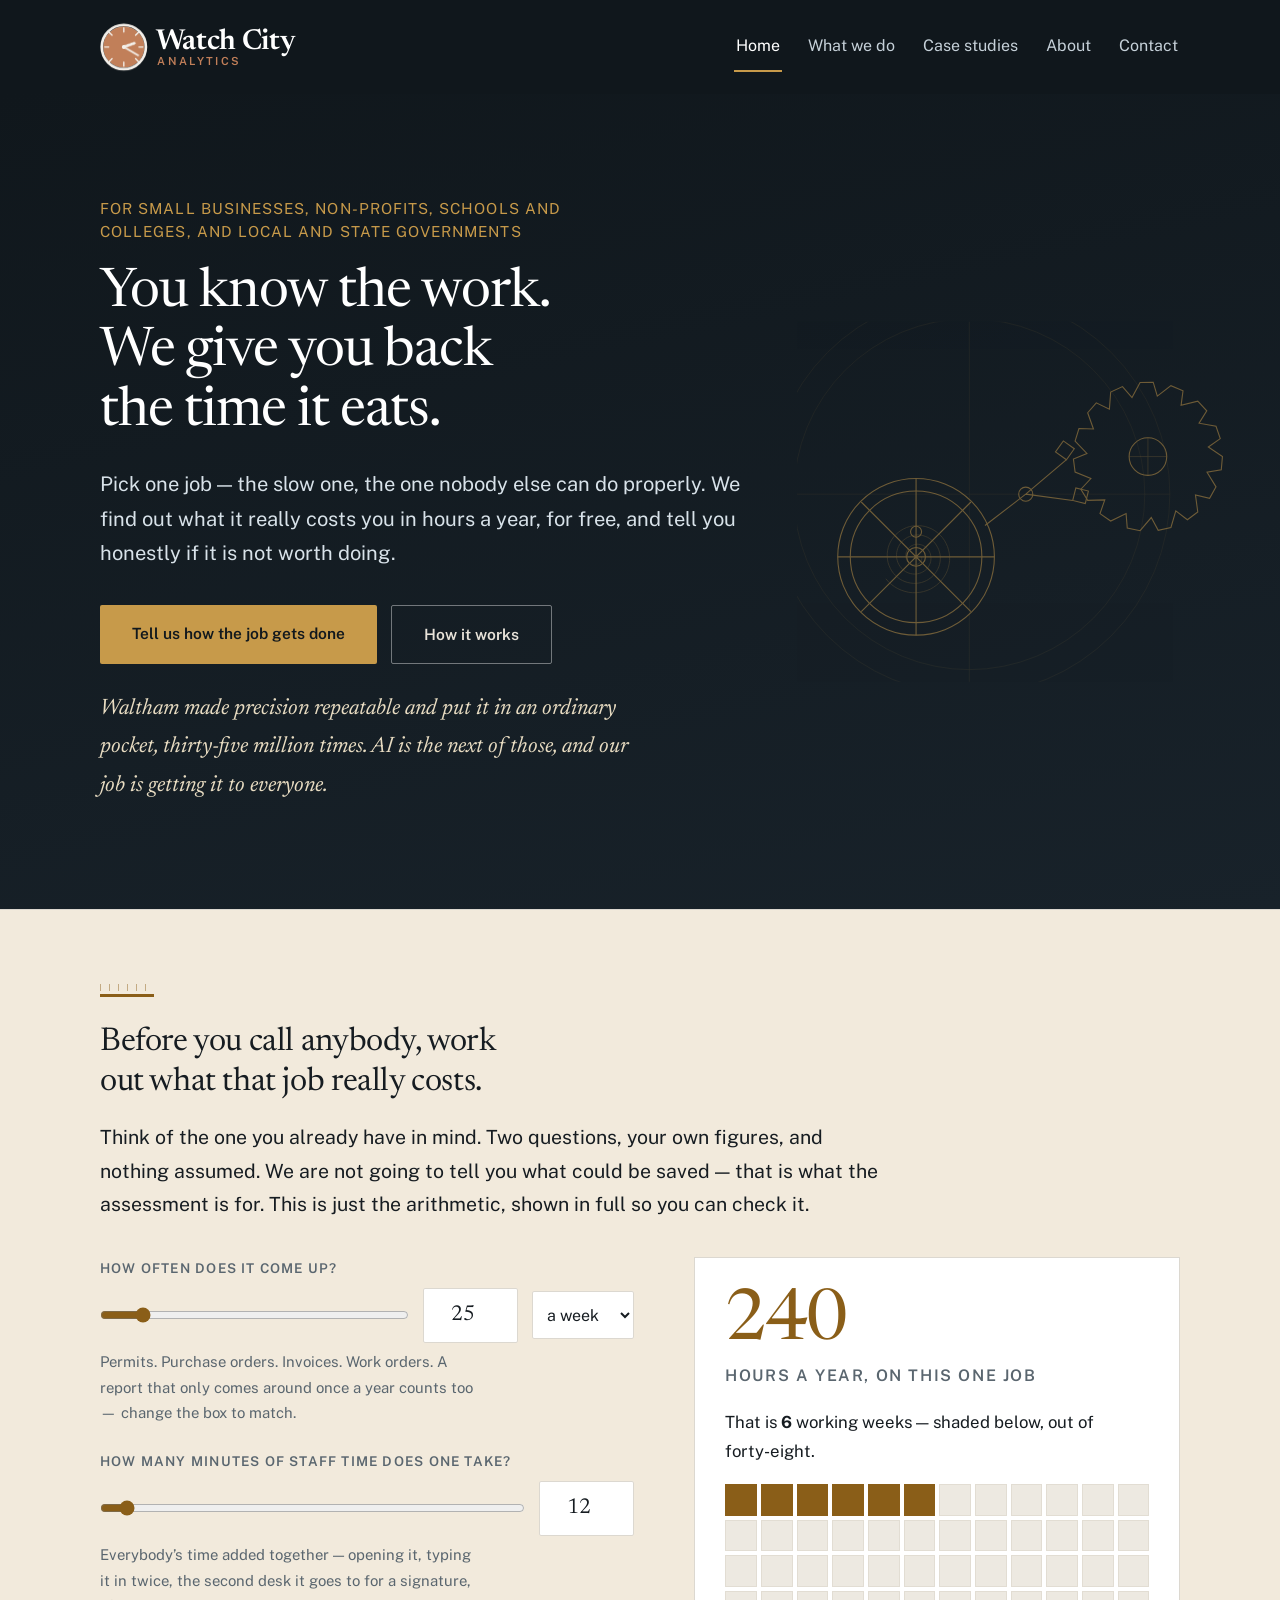
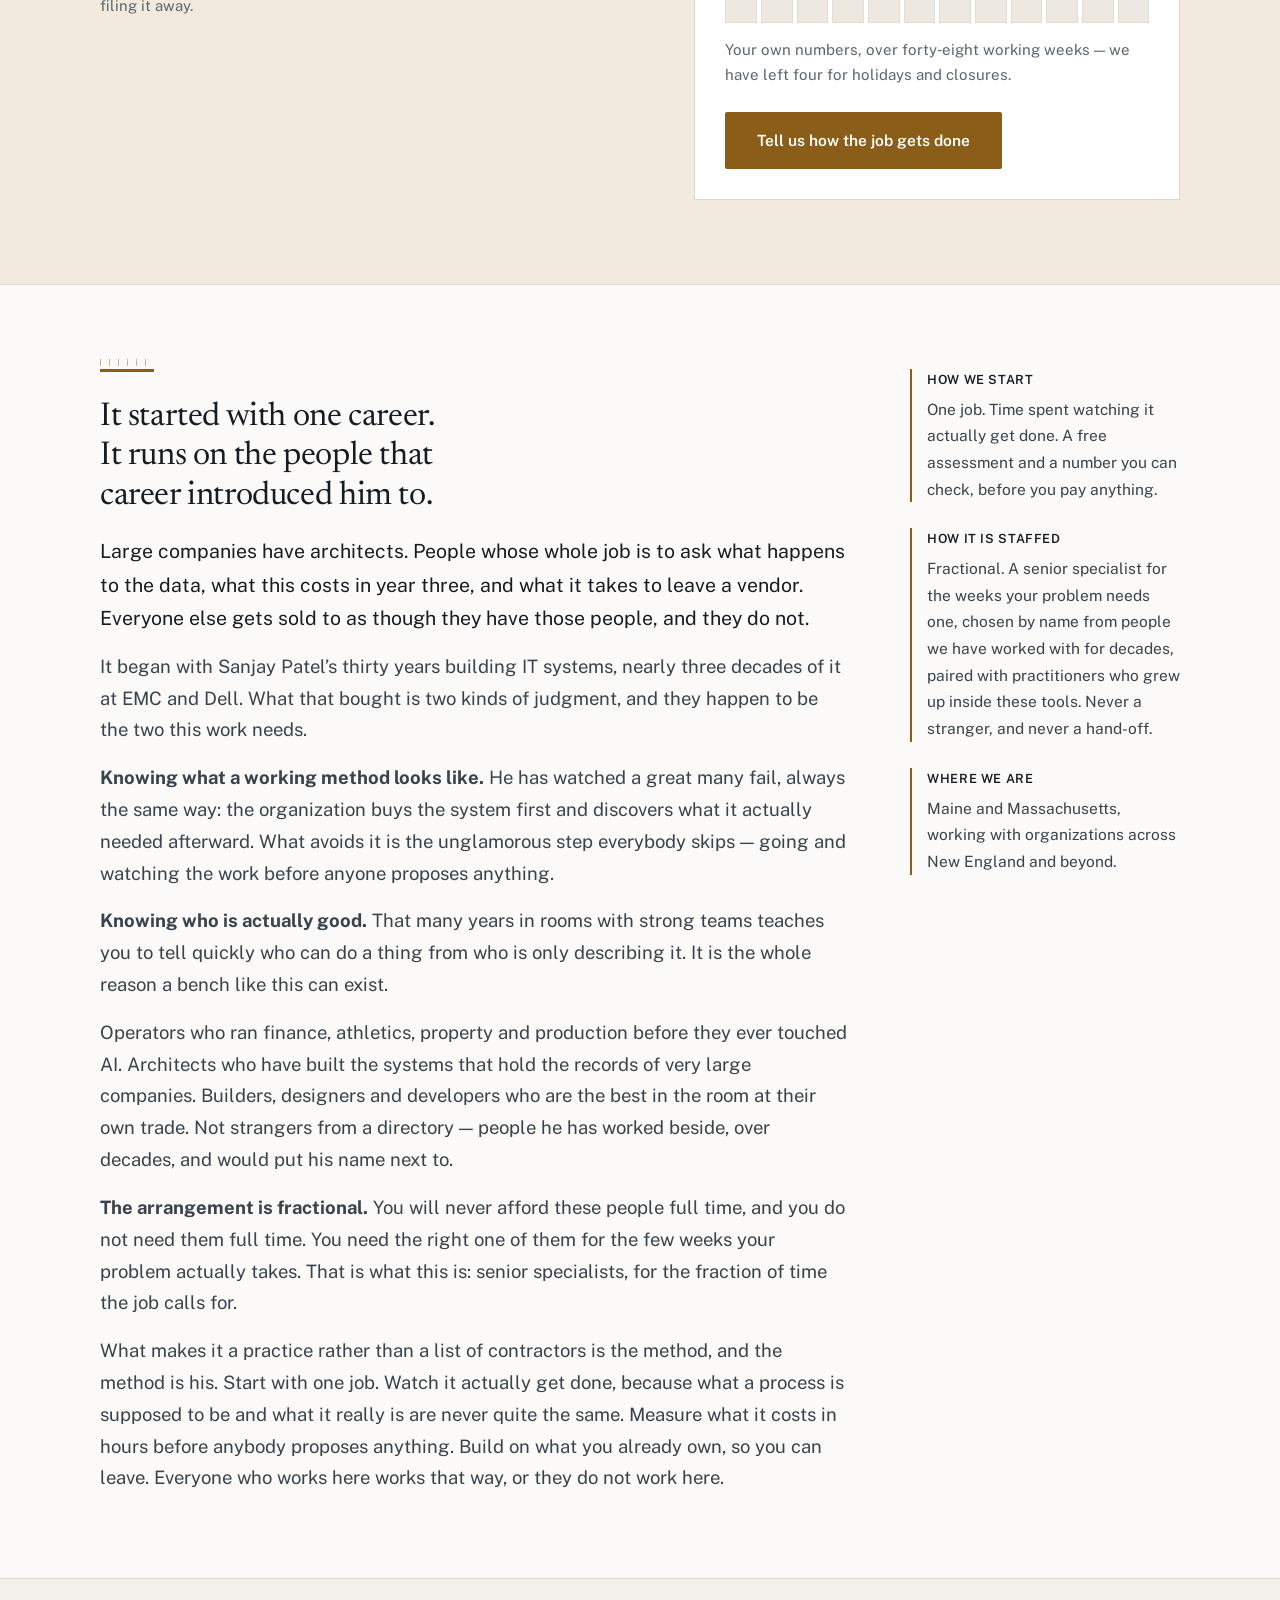
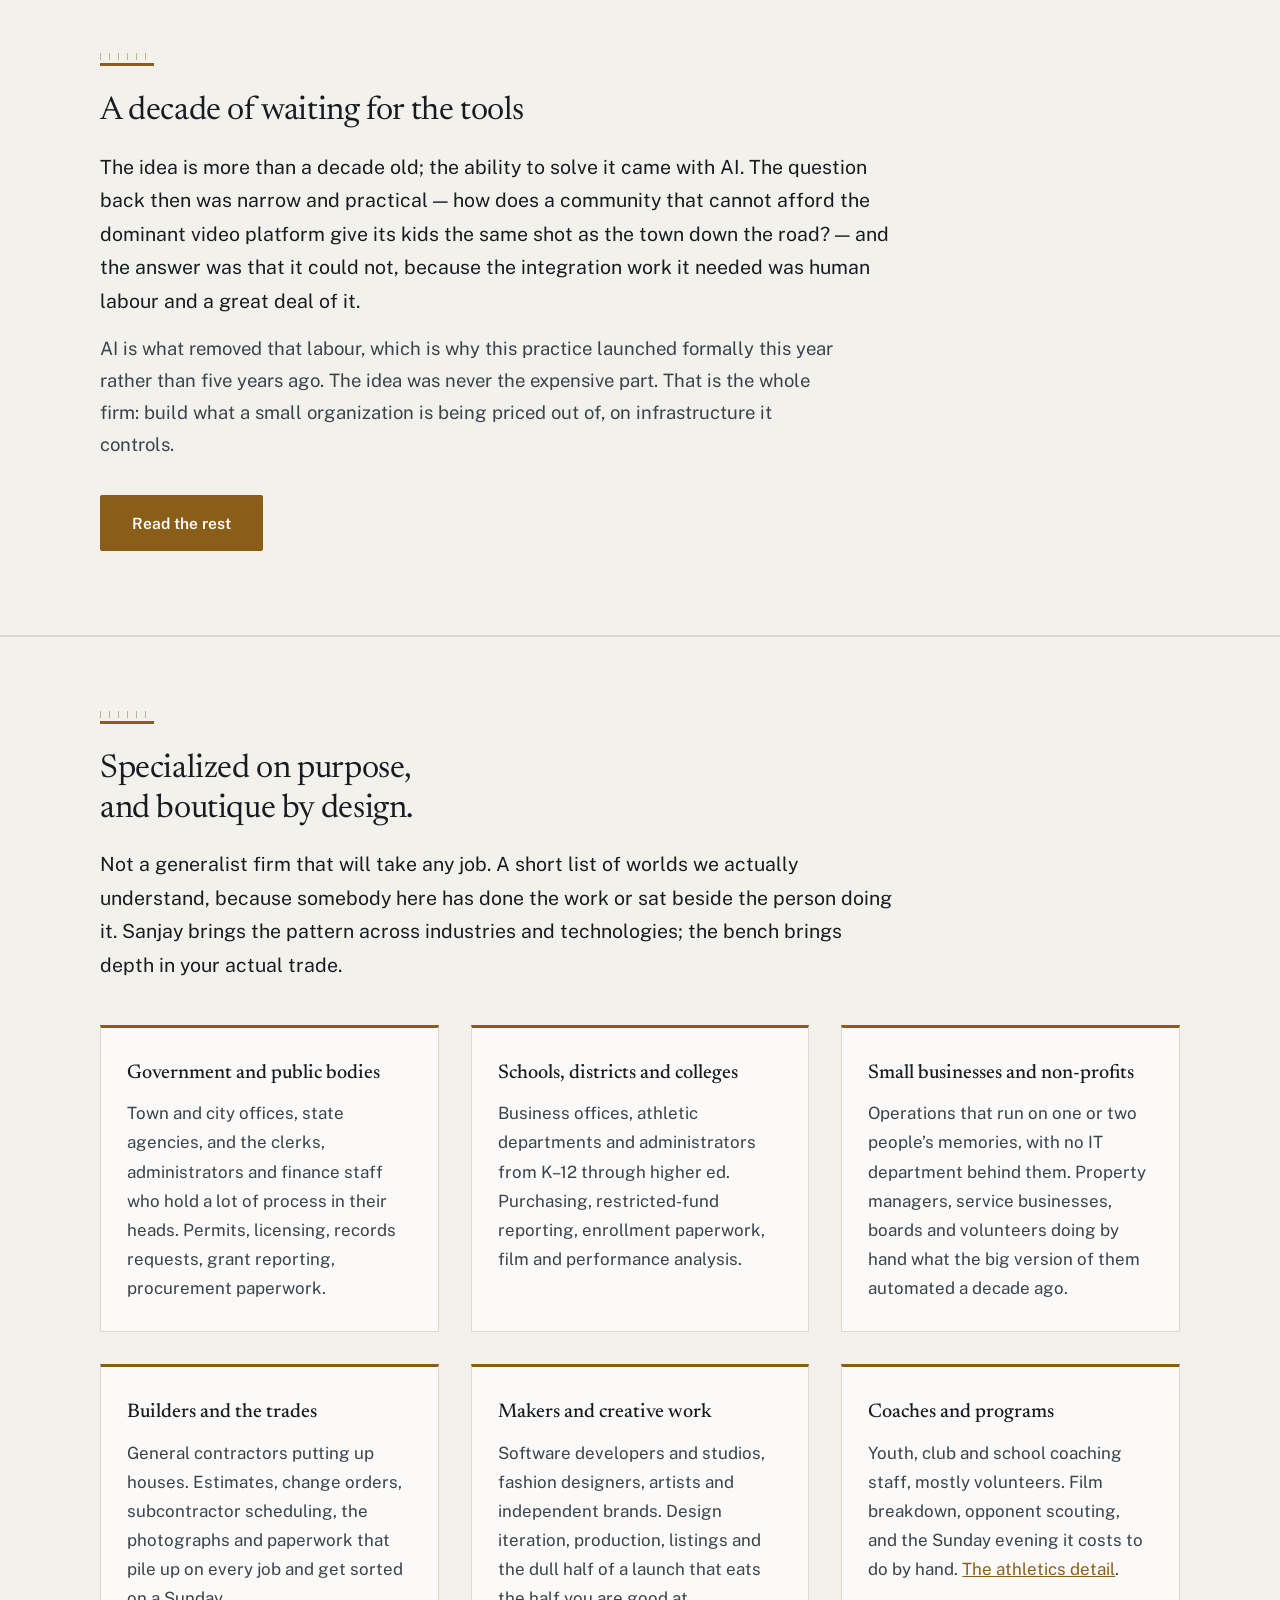
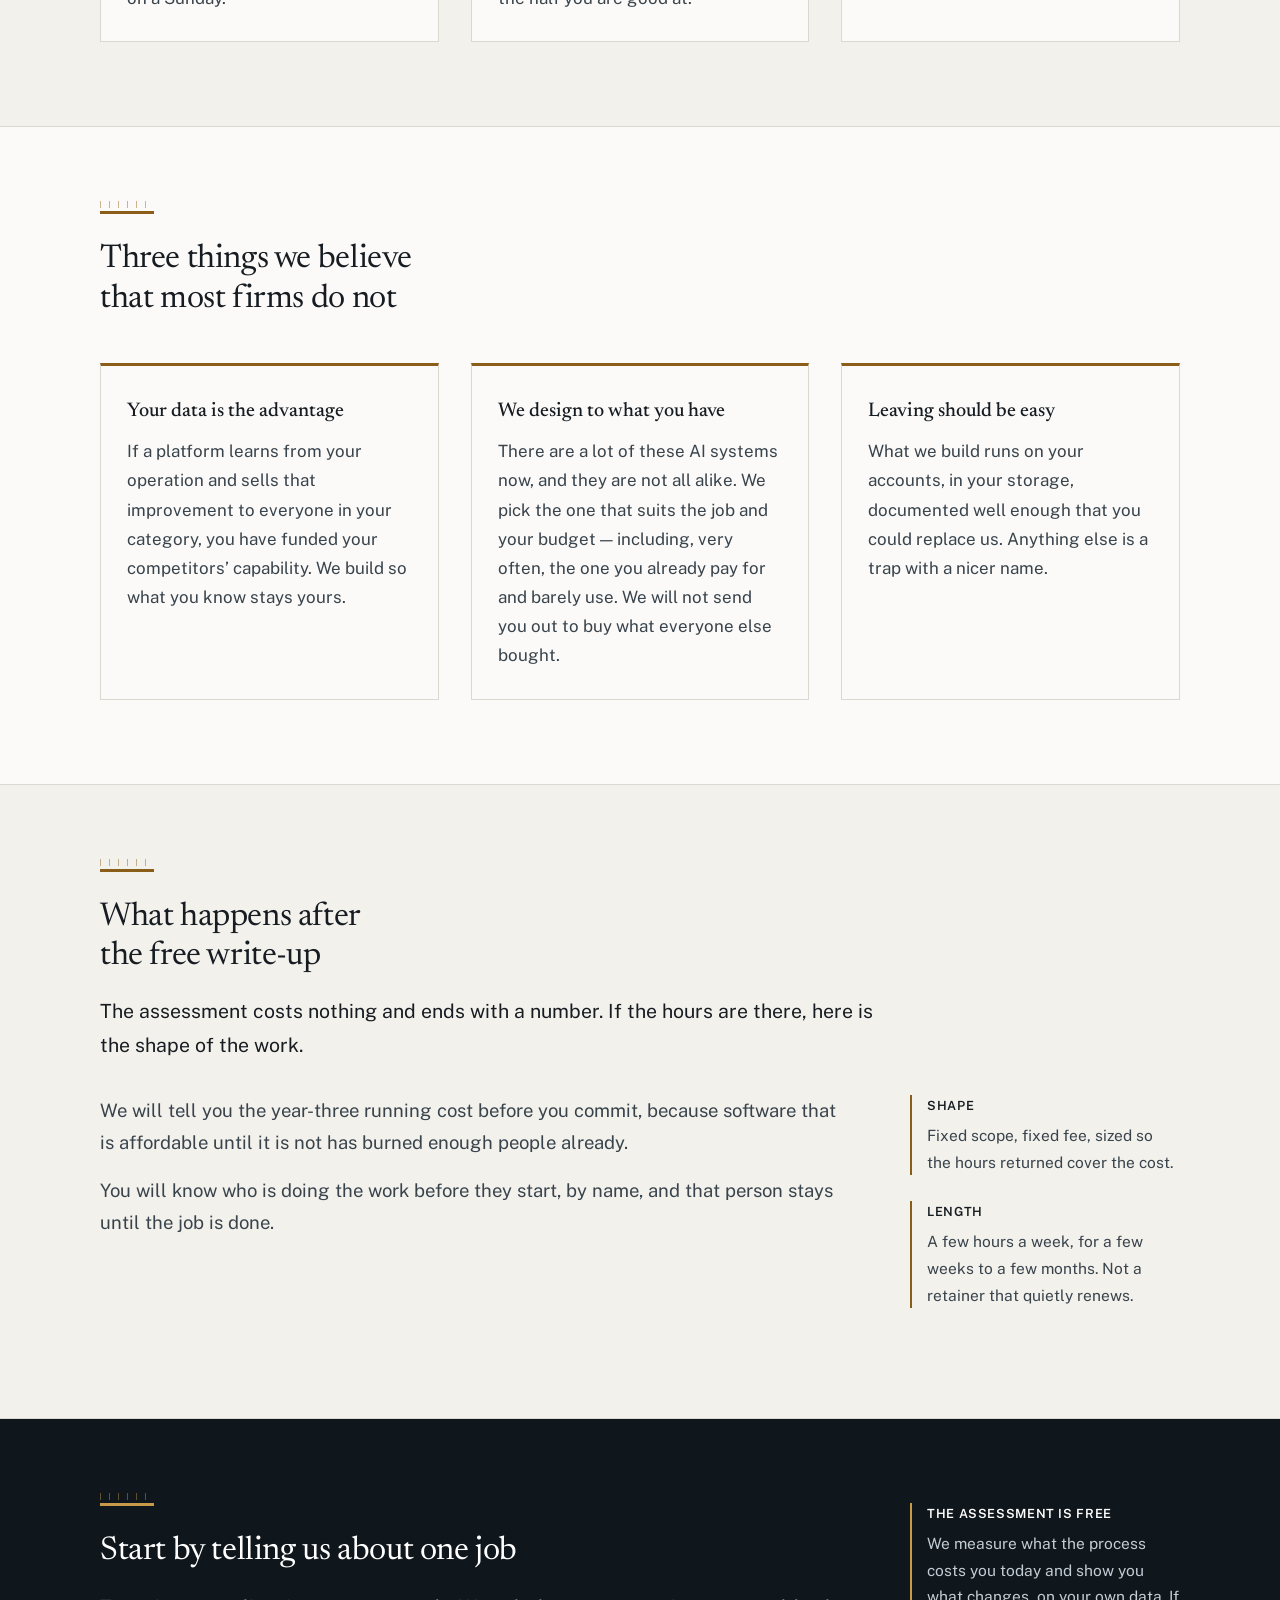
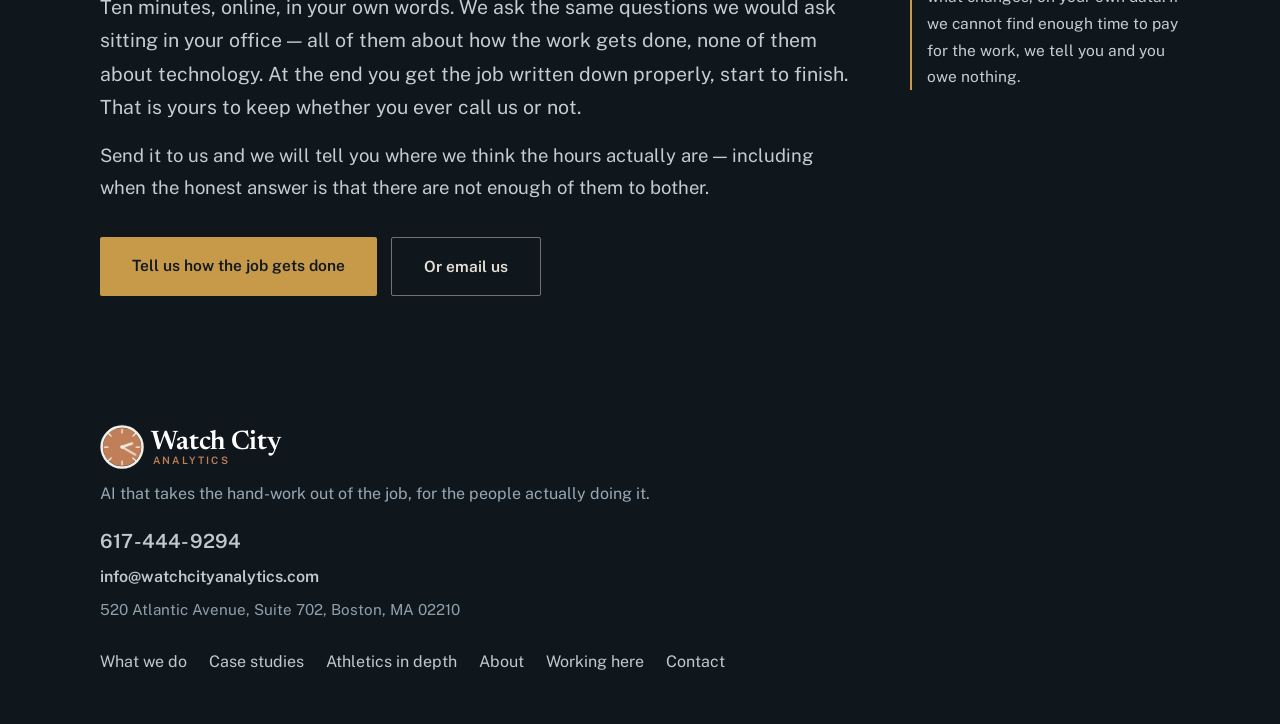
<file: index.html>
<!doctype html>
<html lang="en">
<head>
<meta charset="utf-8">
<meta name="viewport" content="width=device-width, initial-scale=1">
<title>Watch City Analytics — We give you back the time that job eats</title>
<meta name="description" content="For small businesses, non-profits, schools and colleges, and local and state governments. We find what one slow job really costs you in hours. Finding out is free.">
<link rel="canonical" href="https://watchcityanalytics.com/">
<link rel="icon" href="favicon.svg" type="image/svg+xml">
<meta property="og:type" content="website">
<meta property="og:site_name" content="Watch City Analytics">
<meta property="og:url" content="https://watchcityanalytics.com/">
<meta property="og:title" content="Watch City Analytics — We give you back the time that job eats">
<meta property="og:description" content="You know the work. We give you back the time it eats. The assessment is free.">
<meta name="twitter:card" content="summary">
<link rel="preconnect" href="https://fonts.googleapis.com">
<link rel="preconnect" href="https://fonts.gstatic.com" crossorigin>
<link href="https://fonts.googleapis.com/css2?family=Newsreader:ital,opsz,wght@0,6..72,400;0,6..72,500;1,6..72,400&family=Public+Sans:wght@400;500;600&display=swap" rel="stylesheet">
<link rel="stylesheet" href="style.css">
<script type="application/ld+json">
{
  "@context": "https://schema.org",
  "@type": "ProfessionalService",
  "name": "Watch City Analytics",
  "url": "https://watchcityanalytics.com/",
  "telephone": "+1-617-444-9294",
  "email": "info@watchcityanalytics.com",
  "address": {
    "@type": "PostalAddress",
    "streetAddress": "520 Atlantic Avenue, Suite 702",
    "addressLocality": "Boston",
    "addressRegion": "MA",
    "postalCode": "02210",
    "addressCountry": "US"
  },
  "areaServed": ["Massachusetts", "Maine", "New England"],
  "description": "AI workflow assessment and build work for small businesses, non-profits, schools and colleges, and local and state governments."
}
</script>
</head>
<body>
<a class="skip" href="#main">Skip to the content</a>

<header class="site">
  <div class="wrap">
    <a class="brand" href="index.html" aria-label="Watch City Analytics — home">
      <svg class="logo" viewBox="0 0 330 68" aria-hidden="true" focusable="false">
        <defs><clipPath id="wcaDial"><circle cx="30" cy="34" r="26"/></clipPath></defs>
        <g clip-path="url(#wcaDial)"><rect class="lgLevel" x="2" y="42" width="56" height="72"/></g>
        <circle class="lgCase" cx="30" cy="34" r="27.8"/>
        <g class="lgTicks">
          <line x1="30" y1="10" x2="30" y2="15"/><line x1="30" y1="53" x2="30" y2="58"/>
          <line x1="6" y1="34" x2="11" y2="34"/><line x1="49" y1="34" x2="54" y2="34"/>
          <line x1="48.4" y1="15.6" x2="44.8" y2="19.2"/><line x1="11.6" y1="15.6" x2="15.2" y2="19.2"/>
          <line x1="48.4" y1="52.4" x2="44.8" y2="48.8"/><line x1="11.6" y1="52.4" x2="15.2" y2="48.8"/>
        </g>
        <line class="lgHour" x1="30" y1="34" x2="40.7" y2="43.0"/>
        <line class="lgMin"  x1="30" y1="34" x2="48.2" y2="44.5"/>
        <circle class="lgPivot" cx="30" cy="34" r="2.4"/>
        <text class="lgWord" x="70" y="37">Watch City</text>
        <text class="lgSub"  x="72" y="57">ANALYTICS</text>
      </svg>
    </a>
    <nav class="site"><ul>
      <li><a href="index.html" aria-current="page">Home</a></li>
      <li><a href="services.html">What we do</a></li>
      <li><a href="casestudies.html">Case studies</a></li>
      <li><a href="about.html">About</a></li>
      <li><a href="contact.html">Contact</a></li>
    </ul></nav>
  </div>
</header>
<span id="main" tabindex="-1"></span>

<div class="hero">
    <svg class="mech" viewBox="-150 -120 300 230" aria-hidden="true" focusable="false">
      <g class="drift" opacity=".38">
        <circle class="gearfaint" cx="-40" cy="-10" r="128"/>
        <circle class="gearfaint" cx="-40" cy="-10" r="112"/>
        <path class="gearfaint" d="M -168 -10 L 88 -10 M -40 -138 L -40 118"/>
      </g>
      <g transform="translate(-74,30)"><g class="swing">
        <circle class="gearline" r="50"/><circle class="gearline" r="42"/>
        <path class="gearline" d="M -50 0 L 50 0 M 0 -50 L 0 50 M -35 -35 L 35 35 M -35 35 L 35 -35"/>
        <path class="gearfaint" d="M 5.0 0.0 L 5.1 0.5 L 5.2 1.1 L 5.2 1.7 L 5.1 2.3 L 4.9 2.9 L 4.7 3.4 L 4.5 4.0 L 4.1 4.6 L 3.7 5.1 L 3.2 5.6 L 2.7 6.0 L 2.1 6.4 L 1.4 6.7 L 0.7 7.0 L 0.0 7.1 L -0.8 7.2 L -1.5 7.3 L -2.3 7.2 L -3.1 7.0 L -3.9 6.8 L -4.7 6.5 L -5.4 6.0 L -6.1 5.5 L -6.8 4.9 L -7.4 4.3 L -7.9 3.5 L -8.4 2.7 L -8.8 1.9 L -9.1 1.0 L -9.3 0.0 L -9.4 -1.0 L -9.3 -2.0 L -9.2 -3.0 L -9.0 -4.0 L -8.6 -5.0 L -8.2 -5.9 L -7.6 -6.9 L -7.0 -7.7 L -6.2 -8.5 L -5.3 -9.3 L -4.4 -9.9 L -3.4 -10.4 L -2.3 -10.9 L -1.2 -11.2 L -0.0 -11.4 L 1.2 -11.5 L 2.4 -11.4 L 3.7 -11.2 L 4.9 -10.9 L 6.1 -10.5 L 7.2 -9.9 L 8.3 -9.2 L 9.3 -8.4 L 10.3 -7.5 L 11.1 -6.4 L 11.8 -5.3 L 12.5 -4.0 L 13.0 -2.8 L 13.3 -1.4 L 13.5 -0.0 L 13.6 1.4 L 13.5 2.9 L 13.3 4.3 L 12.9 5.7 L 12.3 7.1 L 11.6 8.5 L 10.8 9.7 L 9.8 10.9 L 8.7 12.0 L 7.5 12.9 L 6.1 13.8 L 4.7 14.5 L 3.2 15.0 L 1.6 15.4 L -0.0 15.7 L -1.7 15.7 L -3.3 15.6 L -5.0 15.3 L -6.6 14.8 L -8.2 14.2 L -9.7 13.4 L -11.1 12.4 L -12.5 11.2 L -13.7 10.0 L -14.8 8.5 L -15.7 7.0 L -16.5 5.4 L -17.1 3.6 L -17.6 1.8 L -17.8 0.0 L -17.8 -1.9 L -17.7 -3.8 L -17.3 -5.6 L -16.8 -7.5 L -16.0 -9.3 L -15.1 -11.0 L -14.0 -12.6 L -12.7 -14.1 L -11.2 -15.4 L -9.6 -16.6 L -7.9 -17.7 L -6.0 -18.5 L -4.1 -19.2 L -2.1 -19.7 L -0.0 -19.9 L 2.1 -20.0 L 4.2 -19.8 L 6.3 -19.4 L 8.3 -18.7 L 10.3 -17.9 L 12.2 -16.8 L 14.0 -15.5 L 15.7 -14.1 L 17.2 -12.5 L 18.5 -10.7 L 19.6 -8.7 L 20.6 -6.7 L 21.3 -4.5 L 21.8 -2.3 L 22.1 -0.0 L 22.1 2.3 L 21.9 4.6 L 21.4 6.9 L 20.7 9.2 L 19.7 11.4 L 18.5 13.5 L 17.1 15.4 L 15.5 17.2 L 13.7 18.9 L 11.7 20.3 L 9.6 21.6 L 7.3 22.6 L 5.0 23.4 L 2.5 23.9 L 0.0 24.2 L -2.5 24.2 L -5.1 23.9 L -7.6 23.4 L -10.1 22.6 L -12.5 21.6 L -14.7 20.3 L -16.9 18.7 L -18.8 16.9 L -20.6 15.0 L -22.2 12.8 L -23.5 10.5 L -24.6 8.0 L -25.5 5.4 L -26.0 2.7 L -26.3 -0.0 L -26.3 -2.8 L -26.0 -5.5 L -25.4 -8.3 L -24.6 -10.9 L -23.4 -13.5 L -22.0 -16.0 L -20.3 -18.3 L -18.4 -20.4 L -16.2 -22.3 L -13.9 -24.0 L -11.3 -25.5 L -8.7 -26.7 L -5.9 -27.6 L -3.0 -28.2 L 0.0 -28.5 L 3.0 -28.4 L 6.0 -28.1 L 8.9 -27.5 L 11.8 -26.5 L 14.6 -25.3 L 17.2 -23.7 L 19.7 -21.9 L 22.0 -19.8 L 24.1 -17.5 L 25.9 -14.9 L 27.4 -12.2 L 28.7 -9.3 L 29.6 -6.3 L 30.3 -3.2 L 30.6 -0.0 L 30.6 3.2 L 30.2 6.4 L 29.5 9.6 L 28.5 12.7 L 27.1 15.6 L 25.4 18.5 L 23.5 21.1 L 21.2 23.6 L 18.7 25.8 L 16.0 27.7 L 13.1 29.4 L 10.0 30.7 L 6.7 31.7 L 3.4 32.4 L -0.0 32.7 L -3.4 32.7 L -6.9 32.3 L -10.2 31.5 L -13.5 30.4 L -16.7 29.0 L -19.7 27.2 L -22.6 25.1 L -25.2 22.7 L -27.5 20.0" transform="scale(0.70)"/>
        <circle class="gearline" r="6"/><circle class="gearline" cx="0" cy="-16" r="3.5"/>
      </g></g>
      <g transform="translate(0,-16)"><g class="swing">
        <path class="gearline" d="M -30 26 L -4 6 L 22 -16 M -4 6 L 26 10"/>
        <path class="gearline" d="M 22 -16 l -7 -5 l 5 -7 l 7 5 Z"/>
        <path class="gearline" d="M 26 10 l 2 -8 l 8 2 l -2 8 Z"/>
        <circle class="gearline" cx="-4" cy="6" r="4.5"/>
      </g></g>
      <g transform="translate(74,-34)"><g class="spin">
        <path class="gearline" d="M 58.0 0.0 L 57.1 10.2 L 46.0 12.2 L 53.0 23.6 L 48.0 32.5 L 37.0 29.9 L 38.8 43.1 L 30.7 49.2 L 21.7 42.3 L 17.9 55.2 L 8.0 57.4 L 2.6 47.5 L -6.1 57.7 L -16.1 55.7 L -17.0 44.4 L -29.0 50.2 L -37.3 44.4 L -33.6 33.7 L -46.9 34.1 L -52.2 25.4 L -44.4 17.1 L -56.7 12.1 L -58.0 1.9 L -47.5 -2.4 L -56.7 -12.1 L -53.7 -21.8 L -42.4 -21.5 L -46.9 -34.1 L -40.2 -41.8 L -30.0 -36.9 L -29.0 -50.2 L -19.8 -54.5 L -12.4 -45.9 L -6.1 -57.7 L 4.1 -57.9 L 7.3 -47.0 L 17.9 -55.2 L 27.3 -51.2 L 25.8 -39.9 L 38.8 -43.1 L 45.8 -35.6 L 39.8 -26.0 L 53.0 -23.6 L 56.3 -14.0 L 47.0 -7.5 Z" transform="scale(0.82)"/>
        <circle class="gearline" r="12"/>
        <path class="gearfaint" d="M -12 0 L 12 0 M 0 -12 L 0 12"/>
      </g></g>
    </svg>
  <div class="wrap">
    <p class="eyebrow">For small businesses, non-profits, schools and colleges, and local and state governments</p>
    <h1>You know the work. We give you back the time it eats.</h1>
    <p class="sub">Pick one job — the slow one, the one nobody else can do properly. We find out what it really costs you in hours a year, for free, and tell you honestly if it is not worth doing.</p>
    <div class="actions">
      <a class="btn light" href="https://interview.watchcityanalytics.com/">Tell us how the job gets done</a>
      <a class="btn ghost" href="services.html">How it works</a>
    </div>
    <p class="say">Waltham made precision repeatable and put it in an ordinary pocket, thirty-five million times. AI is the next of those, and our job is getting it to everyone.</p>
  </div>
</div>

<section class="instrument" id="hours">
  <div class="wrap">
    <div class="rule"></div>
    <h2>Before you call anybody, work out what that job really costs.</h2>
    <p class="lede">Think of the one you already have in mind. Two questions, your own figures, and nothing assumed. We are not going to tell you what could be saved &mdash; that is what the assessment is for. This is just the arithmetic, shown in full so you can check it.</p>

    <div class="calc">
      <div class="readout">
        <div class="big" aria-live="polite"><span id="jHours">240</span><small id="jHoursU">hours a year, on this one job</small></div>
        <div class="weeks" id="jWeeks" aria-live="polite">That is <strong>6</strong> working weeks out of forty&#8209;eight.</div>
        <div class="grid52" id="jGrid" aria-hidden="true"></div>
        <p class="caption">Your own numbers, over forty&#8209;eight working weeks &mdash; we have left four for holidays and closures.</p>
        <div class="actions" style="margin-top:24px">
          <a class="btn" href="https://interview.watchcityanalytics.com/">Tell us how the job gets done</a>
        </div>
      </div>

      <div class="inputs">
        <div class="field">
          <label for="jCount">How often does it come up?</label>
          <div class="setrow">
            <input type="range" id="jCount" min="1" max="200" value="25" aria-describedby="jCountH">
            <input type="number" id="jCountN" min="1" max="200" value="25" aria-label="How many times">
            <select id="jEvery" aria-label="How often">
              <option value="48" selected>a week</option>
              <option value="12">a month</option>
              <option value="1">a year</option>
            </select>
          </div>
          <div class="hint" id="jCountH">Permits. Purchase orders. Invoices. Work orders. A report that only comes around once a year counts too &mdash; change the box to match.</div>
        </div>
        <div class="field">
          <label for="jMins">How many minutes of staff time does one take?</label>
          <div class="setrow">
            <input type="range" id="jMins" min="1" max="240" value="12" aria-describedby="jMinsH">
            <input type="number" id="jMinsN" min="1" max="240" value="12" aria-label="Minutes per item, as a number">
          </div>
          <div class="hint" id="jMinsH">Everybody&rsquo;s time added together &mdash; opening it, typing it in twice, the second desk it goes to for a signature, filing it away.</div>
        </div>
      </div>
    </div>
  </div>
  </div>
</section>

<section>
  <div class="wrap">
    <div class="split">
      <div>
        <div class="rule"></div>
        <h2>It started with one career. It runs on the people that career introduced him to.</h2>
        <p class="lede">Large companies have architects. People whose whole job is to ask what happens to the data, what this costs in year three, and what it takes to leave a vendor. Everyone else gets sold to as though they have those people, and they do not.</p>

        <p>It began with Sanjay Patel’s thirty years building IT systems, nearly three decades of it at EMC and Dell. What that bought is two kinds of judgment, and they happen to be the two this work needs.</p>

        <p><strong>Knowing what a working method looks like.</strong> He has watched a great many fail, always the same way: the organization buys the system first and discovers what it actually needed afterward. What avoids it is the unglamorous step everybody skips — going and watching the work before anyone proposes anything.</p>

        <p><strong>Knowing who is actually good.</strong> That many years in rooms with strong teams teaches you to tell quickly who can do a thing from who is only describing it. It is the whole reason a bench like this can exist.</p>

        <p>Operators who ran finance, athletics, property and production before they ever touched AI. Architects who have built the systems that hold the records of very large companies. Builders, designers and developers who are the best in the room at their own trade. Not strangers from a directory — people he has worked beside, over decades, and would put his name next to.</p>

        <p><strong>The arrangement is fractional.</strong> You will never afford these people full time, and you do not need them full time. You need the right one of them for the few weeks your problem actually takes. That is what this is: senior specialists, for the fraction of time the job calls for.</p>

        <p>What makes it a practice rather than a list of contractors is the method, and the method is his. Start with one job. Watch it actually get done, because what a process is supposed to be and what it really is are never quite the same. Measure what it costs in hours before anybody proposes anything. Build on what you already own, so you can leave. Everyone who works here works that way, or they do not work here.</p>
      </div>
      <aside class="rail">
        <div class="note"><b>HOW WE START</b><span>One job. Time spent watching it actually get done. A free assessment and a number you can check, before you pay anything.</span></div>
        <div class="note"><b>HOW IT IS STAFFED</b><span>Fractional. A senior specialist for the weeks your problem needs one, chosen by name from people we have worked with for decades, paired with practitioners who grew up inside these tools. Never a stranger, and never a hand-off.</span></div>
        <div class="note"><b>WHERE WE ARE</b><span>Maine and Massachusetts, working with organizations across New England and beyond.</span></div>
      </aside>
    </div>
  </div>
</section>

<section class="alt">
  <div class="wrap">
    <div class="rule"></div>
    <h2>A decade of waiting for the tools</h2>
    <p class="lede">The idea is more than a decade old; the ability to solve it came with AI. The question back then was narrow and practical — how does a community that cannot afford the dominant video platform give its kids the same shot as the town down the road? — and the answer was that it could not, because the integration work it needed was human labour and a great deal of it.</p>
    <p>AI is what removed that labour, which is why this practice launched formally this year rather than five years ago. The idea was never the expensive part. That is the whole firm: build what a small organization is being priced out of, on infrastructure it controls.</p>
    <div class="actions">
      <a class="btn" href="about.html">Read the rest</a>
    </div>
  </div>
</section>

<section class="alt">
  <div class="wrap">
    <div class="rule"></div>
    <h2>Specialized on purpose, and boutique by design.</h2>
    <p class="lede">Not a generalist firm that will take any job. A short list of worlds we actually understand, because somebody here has done the work or sat beside the person doing it. Sanjay brings the pattern across industries and technologies; the bench brings depth in your actual trade.</p>

    <div class="grid">
      <div class="card">
        <h3>Government and public bodies</h3>
        <p>Town and city offices, state agencies, and the clerks, administrators and finance staff who hold a lot of process in their heads. Permits, licensing, records requests, grant reporting, procurement paperwork.</p>
      </div>
      <div class="card">
        <h3>Schools, districts and colleges</h3>
        <p>Business offices, athletic departments and administrators from K&ndash;12 through higher ed. Purchasing, restricted-fund reporting, enrollment paperwork, film and performance analysis.</p>
      </div>
      <div class="card">
        <h3>Small businesses and non-profits</h3>
        <p>Operations that run on one or two people&rsquo;s memories, with no IT department behind them. Property managers, service businesses, boards and volunteers doing by hand what the big version of them automated a decade ago.</p>
      </div>
      <div class="card">
        <h3>Builders and the trades</h3>
        <p>General contractors putting up houses. Estimates, change orders, subcontractor scheduling, the photographs and paperwork that pile up on every job and get sorted on a Sunday.</p>
      </div>
      <div class="card">
        <h3>Makers and creative work</h3>
        <p>Software developers and studios, fashion designers, artists and independent brands. Design iteration, production, listings and the dull half of a launch that eats the half you are good at.</p>
      </div>
      <div class="card">
        <h3>Coaches and programs</h3>
        <p>Youth, club and school coaching staff, mostly volunteers. Film breakdown, opponent scouting, and the Sunday evening it costs to do by hand. <a href="athletics.html">The athletics detail</a>.</p>
      </div>
    </div>
  </div>
</section>

<section>
  <div class="wrap">
    <div class="rule"></div>
    <h2>Three things we believe that most firms do not</h2>

    <div class="grid">
      <div class="card">
        <h3>Your data is the advantage</h3>
        <p>If a platform learns from your operation and sells that improvement to everyone in your category, you have funded your competitors&rsquo; capability. We build so what you know stays yours.</p>
      </div>
      <div class="card">
        <h3>We design to what you have</h3>
        <p>There are a lot of these AI systems now, and they are not all alike. We pick the one that suits the job and your budget — including, very often, the one you already pay for and barely use. We will not send you out to buy what everyone else bought.</p>
      </div>
      <div class="card">
        <h3>Leaving should be easy</h3>
        <p>What we build runs on your accounts, in your storage, documented well enough that you could replace us. Anything else is a trap with a nicer name.</p>
      </div>
    </div>
  </div>
</section>

<section class="alt">
  <div class="wrap">
    <div class="rule"></div>
    <h2>What happens after the free write-up</h2>
    <p class="lede">The assessment costs nothing and ends with a number. If the hours are there, here is the shape of the work.</p>

    <div class="split" style="margin-top:34px">
      <div>
        <p>We will tell you the year-three running cost before you commit, because software that is affordable until it is not has burned enough people already.</p>

        <p>You will know who is doing the work before they start, by name, and that person stays until the job is done.</p>
      </div>
      <aside class="rail">
        <div class="note"><b>SHAPE</b><span>Fixed scope, fixed fee, sized so the hours returned cover the cost.</span></div>
        <div class="note"><b>LENGTH</b><span>A few hours a week, for a few weeks to a few months. Not a retainer that quietly renews.</span></div>
      </aside>
    </div>
  </div>
</section>

<section class="dark">
  <div class="wrap">
    <div class="split">
      <div>
        <div class="rule"></div>
        <h2>Start by telling us about one job</h2>
        <p class="lede" style="color:#C3CDD5">Ten minutes, online, in your own words. We ask the same questions we would ask sitting in your office — all of them about how the work gets done, none of them about technology. At the end you get the job written down properly, start to finish. That is yours to keep whether you ever call us or not.</p>
        <p style="margin-top:16px">Send it to us and we will tell you where we think the hours actually are — including when the honest answer is that there are not enough of them to bother.</p>
        <div class="actions">
          <a class="btn light" href="https://interview.watchcityanalytics.com/">Tell us how the job gets done</a>
          <a class="btn ghost" href="contact.html">Or email us</a>
        </div>
      </div>
      <aside class="rail">
        <div class="note"><b>THE ASSESSMENT IS FREE</b><span>We measure what the process costs you today and show you what changes, on your own data. If we cannot find enough time to pay for the work, we tell you and you owe nothing.</span></div>
      </aside>
    </div>
  </div>
</section>

<footer class="site">
  <div class="wrap">
    <div>
      <svg class="footmark" viewBox="0 0 330 68" aria-hidden="true" focusable="false">
        <defs><clipPath id="wcaDialF"><circle cx="30" cy="34" r="26"/></clipPath></defs>
        <g clip-path="url(#wcaDialF)"><rect class="lgLevel" x="2" y="42" width="56" height="72"/></g>
        <circle class="lgCase" cx="30" cy="34" r="27.8"/>
        <g class="lgTicks">
          <line x1="30" y1="10" x2="30" y2="15"/><line x1="30" y1="53" x2="30" y2="58"/>
          <line x1="6" y1="34" x2="11" y2="34"/><line x1="49" y1="34" x2="54" y2="34"/>
          <line x1="48.4" y1="15.6" x2="44.8" y2="19.2"/><line x1="11.6" y1="15.6" x2="15.2" y2="19.2"/>
          <line x1="48.4" y1="52.4" x2="44.8" y2="48.8"/><line x1="11.6" y1="52.4" x2="15.2" y2="48.8"/>
        </g>
        <line class="lgHour" x1="30" y1="34" x2="40.7" y2="43.0"/>
        <line class="lgMin"  x1="30" y1="34" x2="48.2" y2="44.5"/>
        <circle class="lgPivot" cx="30" cy="34" r="2.4"/>
        <text class="lgWord" x="70" y="37">Watch City</text>
        <text class="lgSub"  x="72" y="57">ANALYTICS</text>
      </svg>
      <div style="margin-top:8px">AI that takes the hand-work out of the job, for the people actually doing it.</div>
      <div class="footcontact">
        <a href="tel:+16174449294">617-444-9294</a>
        <a href="mailto:info@watchcityanalytics.com">info@watchcityanalytics.com</a>
        <span>520 Atlantic Avenue, Suite 702, Boston, MA 02210</span>
      </div>
    </div>
    <ul>
      <li><a href="services.html">What we do</a></li>
      <li><a href="casestudies.html">Case studies</a></li>
      <li><a href="athletics.html">Athletics in depth</a></li>
      <li><a href="about.html">About</a></li>
      <li><a href="careers.html">Working here</a></li>
      <li><a href="contact.html">Contact</a></li>
    </ul>
  </div>
</footer>


<script>
/* The hours instrument. Pure arithmetic on the visitor's own figures — no
   assumptions about savings. Two inputs only: an earlier three-slider version
   multiplied total handling time by the number of people, which double-counted
   a thirty-second signature into a full twelve minutes. If the script cannot
   run, the readout simply keeps its starting numbers. */
(function(){
  var WEEKS = 48;               // a working year, holidays and closures removed
  var DAY = 8, WEEK = 40;

  var ev = document.getElementById('jEvery');
  var c  = document.getElementById('jCount'), cN = document.getElementById('jCountN'),
      m  = document.getElementById('jMins'),  mN = document.getElementById('jMinsN'),
      hrs= document.getElementById('jHours'), hrsU = document.getElementById('jHoursU'),
      wks= document.getElementById('jWeeks'), grid = document.getElementById('jGrid');
  if(!c || !m || !grid) return;

  var cells = [];
  for(var i=0;i<WEEKS;i++){ var el=document.createElement('i'); grid.appendChild(el); cells.push(el); }

  function num(x){ return x<10 ? x.toFixed(1).replace(/\.0$/,'') : Math.round(x).toLocaleString(); }
  // "1 working weeks" is the kind of detail that tells a careful reader
  // nobody checked the thing they are being asked to trust.
  function plural(x, word){ var s = num(x); return s === '1' ? word : word + 's'; }
  function clamp(v, el){ var n=parseInt(v,10);
    if(isNaN(n)) return null;
    return Math.min(Math.max(n, +el.min), +el.max); }

  function render(){
    var n = +c.value, mi = +m.value;
    // How many of these happen in a working year. A June report that eats a
    // week happens once, not forty-eight times; the earlier version could only
    // say "a week" and overstated an annual job roughly fivefold.
    var per = ev ? +ev.value : WEEKS;
    var hours = n * mi * per / 60;

    hrs.textContent = hours < 10 ? hours.toFixed(1).replace(/\.0$/,'') : Math.round(hours).toLocaleString();
    hrsU.textContent = (hours >= 0.95 && hours < 1.05) ? 'hour a year, on this one job'
                                                       : 'hours a year, on this one job';

    var w = hours / WEEK, fte = w / WEEKS, shade;

    if(hours < DAY){
      // The site promises to say when there is nothing here. So does this.
      wks.innerHTML = 'That is under a day a year. Honestly, this one is not worth ' +
                      'anybody doing anything about &mdash; ours included.';
      shade = 0;
    } else if(w < 1){
      wks.innerHTML = 'That is about <strong>' + num(hours/DAY) + '<\/strong> working ' +
                      plural(hours/DAY, 'day') + ' a year.';
      shade = 0;
    } else if(w <= WEEKS){
      wks.innerHTML = 'That is <strong>' + num(w) + '<\/strong> working ' +
                      plural(w, 'week') + ' &mdash; shaded below, out of forty&#8209;eight.';
      shade = w;
    } else if(fte <= 4){
      wks.innerHTML = 'That is the equivalent of <strong>' + num(fte) + '<\/strong> ' +
                      plural(fte, 'person') .replace('persons','people') + ' on it full time, all year.';
      shade = WEEKS;
    } else {
      // Drag the sliders to the end and the arithmetic stops meaning anything.
      // Say so rather than reporting sixty full-time staff with a straight face.
      wks.innerHTML = 'That is bigger than this little tool should be trusted with. ' +
                      'If it really is that large, it is worth a conversation rather than a slider.';
      shade = WEEKS;
    }

    var full, frac;
    if(shade >= 10){ full = Math.round(shade); frac = 0; }
    else { full = Math.floor(shade); frac = shade - full; }
    for(var j=0;j<WEEKS;j++){
      cells[j].className = j<full ? 'on' : (j===full && frac>0.15 ? 'half' : '');
    }
  }

  function bind(slider, box){
    slider.addEventListener('input', function(){ box.value = slider.value; render(); });
    box.addEventListener('input', function(){
      var v = clamp(box.value, slider);
      if(v === null) return;          // let them finish typing
      slider.value = v; render();
    });
    box.addEventListener('blur', function(){
      var v = clamp(box.value, slider);
      box.value = (v === null) ? slider.value : v;
      slider.value = box.value; render();
    });
  }
  bind(c, cN); bind(m, mN);
  render();
})();
</script>
</body>
</html>
</file>
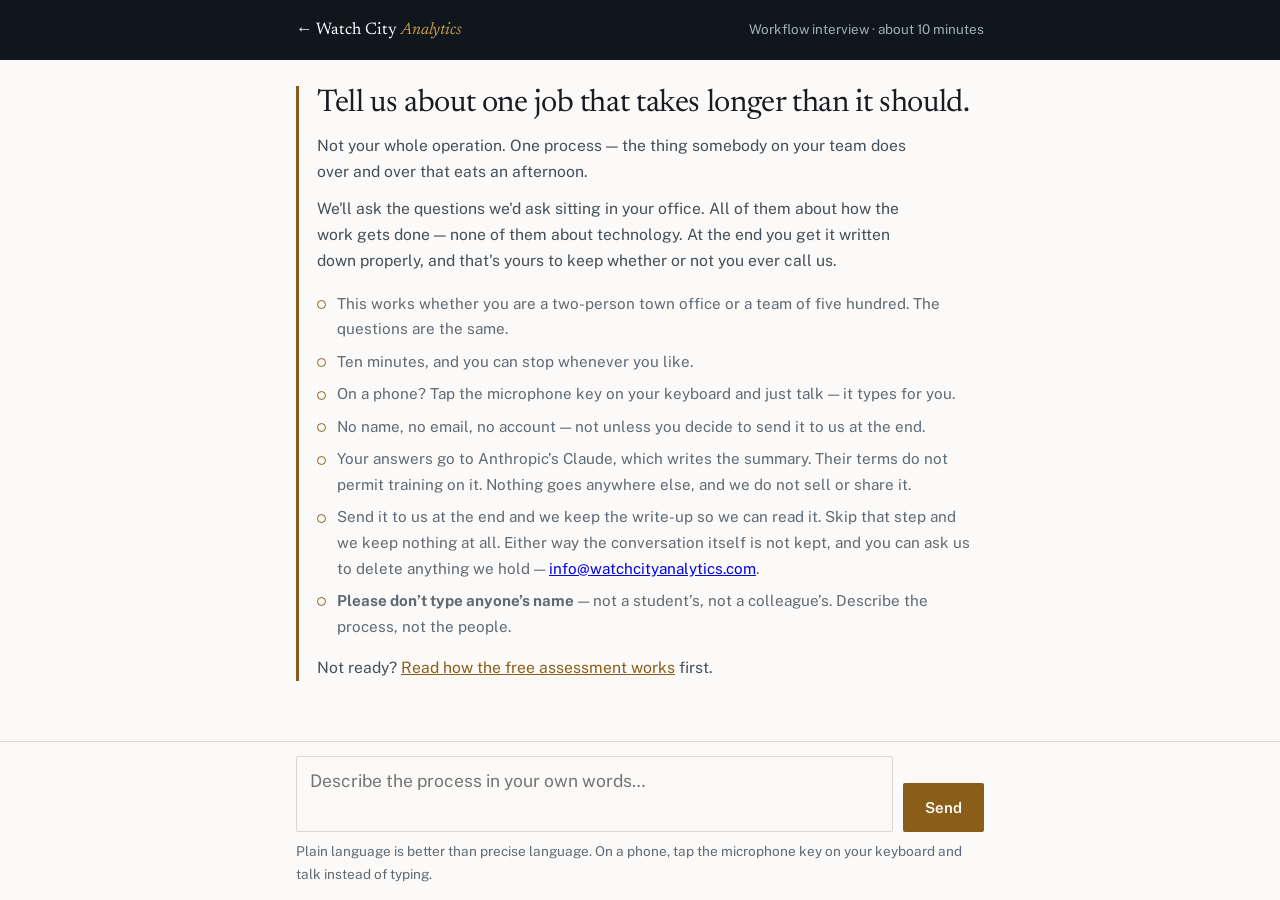
<file: _deploy/index.html>
<!doctype html>
<html lang="en">
<head>
<meta charset="utf-8">
<meta name="viewport" content="width=device-width, initial-scale=1, viewport-fit=cover">
<title>Workflow interview — Watch City Analytics</title>
<meta name="description" content="Tell us about one process that takes longer than it should. Ten minutes, and you keep the write-up.">
<meta name="robots" content="noindex">
<link rel="preconnect" href="https://fonts.googleapis.com">
<link rel="preconnect" href="https://fonts.gstatic.com" crossorigin>
<link href="https://fonts.googleapis.com/css2?family=Newsreader:ital,opsz,wght@0,6..72,400;0,6..72,500;1,6..72,400&family=Public+Sans:wght@400;500;600&display=swap" rel="stylesheet">
<style>
:root {
  --paper:#FBFAF8; --ink:#161C21; --body:#434F59; --muted:#5F6A74;
  --rule:#DCD8D0; --brass:#8A5E18; --tint:#F2EADC; --deep:#10171C; --onDeep:#E8E3D9;
  --display:"Newsreader",Georgia,serif;
  --text:"Public Sans",-apple-system,BlinkMacSystemFont,"Segoe UI",Helvetica,sans-serif;
}
@media (prefers-color-scheme: dark) {
  :root { --paper:#12171B; --ink:#EDE8DF; --body:#A8B2BA; --muted:#8A959D;
    --rule:#2A333A; --brass:#C79A4A; --tint:#1C262D; --deep:#0A0F13; --onDeep:#EDE8DF;
    color-scheme: dark; }
}
*{box-sizing:border-box;margin:0;padding:0}
html,body{height:100%}
body{background:var(--paper);color:var(--body);font-family:var(--text);font-size:17.5px;
  line-height:1.68;display:flex;flex-direction:column;-webkit-font-smoothing:antialiased}
.gut{width:100%;max-width:720px;margin:0 auto;
  padding-left:max(16px,env(safe-area-inset-left,0px));
  padding-right:max(16px,env(safe-area-inset-right,0px))}
header{background:var(--deep);color:var(--onDeep);flex:none}
header .gut{padding-block:16px;display:flex;justify-content:space-between;
  align-items:baseline;gap:12px;flex-wrap:wrap}
.mark{font-family:var(--display);font-size:1.05rem;color:#fff;text-decoration:none}
.mark em{font-style:italic;color:#C79A4A}
header .why{font-size:.84rem;color:#9FAEB8}
main{flex:1 1 auto;overflow-y:auto}
main .gut{padding-block:26px 20px}
.intro{border-left:3px solid var(--brass);padding-left:18px;margin-bottom:28px}
.intro h1{font-family:var(--display);font-weight:400;font-size:clamp(1.45rem,4vw,1.95rem);
  color:var(--ink);line-height:1.18;letter-spacing:-.012em;margin-bottom:10px;text-wrap:balance}
.intro p{font-size:.98rem;max-width:60ch}
.intro p+p{margin-top:10px}
.turn{margin-bottom:22px}
.turn .who{font-size:.72rem;letter-spacing:.09em;font-weight:600;color:var(--muted);margin-bottom:6px}
.turn.them .bubble{font-family:var(--display);font-size:1.12rem;color:var(--ink);
  line-height:1.5;max-width:60ch}
.turn.you .bubble{background:var(--tint);border-left:2px solid var(--rule);
  padding:12px 16px;max-width:60ch;font-size:.97rem}
.turn .bubble p+p{margin-top:12px}
.thinking{color:var(--muted);font-style:italic}
form{flex:none;border-top:1px solid var(--rule);background:var(--paper)}
form .gut{padding-block:14px calc(14px + env(safe-area-inset-bottom,0px))}
.row{display:flex;gap:10px;align-items:flex-end}
textarea{flex:1 1 auto;min-width:0;resize:none;font:inherit;color:var(--ink);
  background:var(--paper);border:1px solid var(--rule);border-radius:2px;
  padding:11px 13px;line-height:1.5;max-height:160px}
textarea:focus-visible{outline:2px solid var(--brass);outline-offset:1px}
button{font:inherit;font-weight:600;font-size:.94rem;cursor:pointer;border:0;
  border-radius:2px;padding:12px 22px;background:var(--brass);color:#fff;flex:none}
button:hover:not(:disabled){background:#A4712A}
button:disabled{opacity:.45;cursor:default}
button:focus-visible{outline:2px solid var(--ink);outline-offset:2px}
button.quiet{background:transparent;color:var(--brass);border:1px solid var(--rule)}
.hint{margin-top:8px;font-size:.85rem;color:var(--muted)}
.assure{list-style:none;margin:16px 0 0;padding:0;max-width:60ch}
.assure li{position:relative;padding-left:20px;margin-top:7px;font-size:.95rem;color:var(--muted)}
.assure li::before{content:"";position:absolute;left:0;top:.62em;width:7px;height:7px;
  border:1px solid var(--brass);border-radius:50%}
.back{margin-top:16px;font-size:.95rem}
.back a{color:var(--brass)}
/* A stranger typing about her own job deserves a roomier box than a chat app. */
@media (max-width:620px){
  .row{flex-direction:column;align-items:stretch}
  .row textarea{width:100%;min-height:120px}
  .row button{width:100%}
}
.brief{border:1px solid var(--rule);border-top:3px solid var(--brass);padding:24px 22px;margin-top:8px}
.brief h2{font-family:var(--display);font-weight:500;font-size:1.3rem;color:var(--ink);margin-bottom:4px}
.brief .sub{font-size:.86rem;color:var(--muted);margin-bottom:18px}
.brief pre{white-space:pre-wrap;word-wrap:break-word;font:inherit;font-size:.95rem;
  color:var(--body);max-height:420px;overflow-y:auto}
.acts{display:flex;flex-wrap:wrap;gap:10px;margin-top:20px}
.who-box{border:1px solid var(--rule);border-left:3px solid var(--brass);
  padding:20px 22px;margin-top:8px;max-width:46ch}
.who-box h3{font-family:var(--display);font-weight:500;font-size:1.12rem;
  color:var(--ink);margin-bottom:6px}
.who-box .sub{font-size:.86rem;color:var(--muted);margin-bottom:16px}
.who-box label{display:block;font-size:.78rem;letter-spacing:.06em;
  text-transform:uppercase;color:var(--muted);margin:12px 0 4px}
.who-box input{width:100%;font:inherit;font-size:.95rem;color:var(--ink);
  background:var(--paper);border:1px solid var(--rule);border-radius:2px;padding:9px 11px}
.who-box input:focus-visible{outline:2px solid var(--brass);outline-offset:1px}
.note{font-size:.85rem;color:var(--muted);margin-top:14px;max-width:58ch}
.err{border-left:3px solid #B4522E;background:rgba(180,82,46,.08);padding:12px 16px;
  font-size:.92rem;margin-bottom:20px;max-width:60ch}
@media (prefers-reduced-motion: reduce){*{transition:none!important}}

/* End of the road: the brief is not the last thing you see. */
.next{margin-top:24px;background:var(--deep);color:var(--onDeep);padding:26px 24px;border-radius:2px}
.next h2{font-family:var(--display);font-weight:500;font-size:1.28rem;color:#fff;margin-bottom:5px}
.next .sub{font-size:.9rem;color:#9FB0BC;margin-bottom:20px;max-width:52ch}
.next ol{list-style:none;counter-reset:n;margin:0 0 24px;padding:0}
.next ol li{counter-increment:n;position:relative;padding-left:40px;margin-top:15px;
  font-size:.98rem;color:#D8E2E9;line-height:1.6;max-width:56ch}
.next ol li::before{content:counter(n);position:absolute;left:0;top:1px;width:25px;height:25px;
  border:1px solid #C79A4A;color:#C79A4A;border-radius:50%;display:flex;align-items:center;
  justify-content:center;font-size:.78rem;font-weight:600;font-family:var(--text)}
.next ol li b{color:#fff;font-weight:600}
.next .onward{border-top:1px solid rgba(199,154,74,.28);padding-top:18px}
.next .onward .lab{font-size:.78rem;letter-spacing:.12em;text-transform:uppercase;
  color:#9FB0BC;margin-bottom:10px;font-weight:600}
.next .onward a{display:block;color:#C79A4A;text-decoration:none;padding:11px 0;
  border-bottom:1px solid rgba(255,255,255,.07);font-size:1.02rem;font-weight:500}
.next .onward a:last-child{border-bottom:none}
.next .onward a:hover{color:#fff}
.next .onward a span{display:block;color:#9FB0BC;font-size:.88rem;font-weight:400;margin-top:2px}
</style>
</head>
<body>

<header>
  <div class="gut">
    <a class="mark" href="https://watchcityanalytics.com/">&larr; Watch City <em>Analytics</em></a>
    <span class="why">Workflow interview &middot; about 10 minutes</span>
  </div>
</header>

<main id="main">
  <div class="gut">
    <div class="intro" id="intro">
      <h1>Tell us about one job that takes longer than it should.</h1>
      <p>Not your whole operation. One process — the thing somebody on your team does over and over that eats an afternoon.</p>
      <p>We'll ask the questions we'd ask sitting in your office. All of them about how the work gets done — none of them about technology. At the end you get it written down properly, and that's yours to keep whether or not you ever call us.</p>

      <ul class="assure">
        <li>This works whether you are a two-person town office or a team of five hundred. The questions are the same.</li>
        <li>Ten minutes, and you can stop whenever you like.</li>
        <li>On a phone? Tap the microphone key on your keyboard and just talk &mdash; it types for you.</li>
        <li>No name, no email, no account &mdash; not unless you decide to send it to us at the end.</li>
        <li>Your answers go to Anthropic&rsquo;s Claude, which writes the summary. Their terms do not permit training on it. Nothing goes anywhere else, and we do not sell or share it.</li>
        <li>Send it to us at the end and we keep the write-up so we can read it. Skip that step and we keep nothing at all. Either way the conversation itself is not kept, and you can ask us to delete anything we hold &mdash; <a href="mailto:info@watchcityanalytics.com">info@watchcityanalytics.com</a>.</li>
        <li><strong>Please don&rsquo;t type anyone&rsquo;s name</strong> &mdash; not a student&rsquo;s, not a colleague&rsquo;s. Describe the process, not the people.</li>
      </ul>

      <p class="back">Not ready? <a href="https://watchcityanalytics.com/services.html">Read how the free assessment works</a> first.</p>
    </div>
    <div id="thread" aria-live="polite" aria-atomic="false"></div>
  </div>
</main>

<form id="composer">
  <div class="gut">
    <div class="row">
      <textarea id="input" rows="2" placeholder="Describe the process in your own words…" aria-label="Your answer" maxlength="4000"></textarea>
      <button type="submit" id="send">Send</button>
    </div>
    <div class="hint" id="hint">Plain language is better than precise language. On a phone, tap the microphone key on your keyboard and talk instead of typing.</div>
  </div>
</form>

<script>
(function () {
  var thread = document.getElementById('thread');
  var main = document.getElementById('main');
  var form = document.getElementById('composer');
  var input = document.getElementById('input');
  var send = document.getElementById('send');
  var hint = document.getElementById('hint');
  var intro = document.getElementById('intro');

  var session = null, busy = false, started = false;

  function esc(s){return String(s).replace(/[&<>"']/g,function(c){
    return {'&':'&amp;','<':'&lt;','>':'&gt;','"':'&quot;',"'":'&#39;'}[c];});}
  function paras(s){return String(s).trim().split(/\n{2,}/).map(function(p){
    return '<p>'+esc(p).replace(/\n/g,'<br>')+'</p>';}).join('');}

  function addTurn(role, text){
    var d=document.createElement('div');
    d.className='turn '+(role==='you'?'you':'them');
    d.innerHTML='<div class="who">'+(role==='you'?'YOU':'WATCH CITY')+
      '</div><div class="bubble">'+paras(text)+'</div>';
    thread.appendChild(d); main.scrollTop=main.scrollHeight; return d;
  }
  function addThinking(label){
    var d=addTurn('them', label||'Thinking…');
    d.querySelector('.bubble').classList.add('thinking'); return d;
  }
  function showError(msg){
    var d=document.createElement('div'); d.className='err'; d.setAttribute('role','alert');
    d.textContent=msg;
    thread.appendChild(d); main.scrollTop=main.scrollHeight;
  }
  function setBusy(b){busy=b;send.disabled=b;input.disabled=b;}

  input.addEventListener('input',function(){
    input.style.height='auto'; input.style.height=Math.min(input.scrollHeight,160)+'px';});
  input.addEventListener('keydown',function(e){
    if(e.key==='Enter'&&!e.shiftKey){e.preventDefault();form.requestSubmit();}});

  async function post(url, body){
    var r = await fetch(url, {
      method:'POST', headers:{'Content-Type':'application/json'},
      body: JSON.stringify(body||{})
    });
    var data = {};
    try { data = await r.json(); } catch(e){}
    if(!r.ok) throw new Error(data.error || 'Something went wrong. Try again.');
    return data;
  }

  form.addEventListener('submit', async function(e){
    e.preventDefault();
    if(busy) return;
    var text=input.value.trim();
    if(!text) return;
    input.value=''; input.style.height='auto';
    if(intro){intro.style.display='none';}
    addTurn('you', text);
    setBusy(true);

    try {
      if(!started){
        var s = await post('/api/start');
        session = s.session; started = true;
      }
      var node = addThinking();
      var res = await post('/api/message', {session:session, message:text});
      node.remove();
      if(res.type==='brief'){ renderBrief(res.text,false); return; }
      if(res.type==='contact'){ renderContact(res.text); return; }
      addTurn('them', res.text);
      if(typeof res.turnsLeft==='number' && res.turnsLeft<=3){
        hint.textContent='A few questions left before we write this up.';
      }
      setBusy(false); input.focus();
    } catch(err){
      setBusy(false);
      showError(err.message);
    }
  });

  function renderContact(text){
    form.style.display='none';
    addTurn('them', text);
    var box=document.createElement('div'); box.className='who-box';
    box.innerHTML='<h3>Who should we follow up with?</h3>'+
      '<div class="sub">Every field is optional. Skip and you still get your write-up.</div>'+
      '<label for="wName">Name</label><input id="wName" autocomplete="name">'+
      '<label for="wOrg">Organization</label><input id="wOrg" autocomplete="organization">'+
      '<label for="wRole">Your role</label><input id="wRole" autocomplete="organization-title">'+
      '<label for="wEmail">Email</label><input id="wEmail" type="email" autocomplete="email" '+
      'inputmode="email" placeholder="so a person can reply to you">'+
      '<div class="acts"><button type="button" id="whoGo">Write up my workflow</button>'+
      '<button type="button" class="quiet" id="whoSkip">Skip this</button></div>';
    thread.appendChild(box);
    main.scrollTop=main.scrollHeight;
    var nameEl=document.getElementById('wName');
    if(nameEl){nameEl.focus();}

    var submitting=false;
    async function finish(withDetails){
      if(submitting) return; submitting=true;
      var go=document.getElementById('whoGo'), skip=document.getElementById('whoSkip');
      go.disabled=true; skip.disabled=true; go.textContent='Writing…';
      var payload={session:session}, gaveEmail=false;
      if(withDetails){
        payload.name=(document.getElementById('wName').value||'').trim();
        payload.organization=(document.getElementById('wOrg').value||'').trim();
        payload.role=(document.getElementById('wRole').value||'').trim();
        payload.email=(document.getElementById('wEmail').value||'').trim();
        gaveEmail = payload.email.indexOf('@')>0;
      }
      try{
        var res=await post('/api/contact', payload);
        box.remove();
        renderBrief(res.text, gaveEmail);
      }catch(err){
        submitting=false; go.disabled=false; skip.disabled=false;
        go.textContent='Write up my workflow';
        showError(err.message);
      }
    }
    document.getElementById('whoGo').addEventListener('click',function(){finish(true);});
    document.getElementById('whoSkip').addEventListener('click',function(){finish(false);});
    // Scoped to the text inputs. On the container, Enter while "Skip this" was
    // focused fired here first, preventDefault() canceled the button's click,
    // and finish(true) sent the name and email the visitor had just declined to
    // give. Mouse and Space were fine; only keyboard and screen-reader users
    // were affected, which is the worst possible set of people to get wrong.
    box.addEventListener('keydown',function(e){
      if(e.key==='Enter' && e.target.tagName==='INPUT'){
        e.preventDefault(); finish(true);
      }});
  }

  function renderBrief(text, gaveEmail){
    form.style.display='none';
    var box=document.createElement('div'); box.className='brief';
    box.innerHTML='<h2>Your workflow, written up</h2>'+
      '<div class="sub">Yours to keep. Send it to us and we will tell you what we think it is worth.</div>'+
      '<pre id="briefText" tabindex="0" role="region" aria-label="Your workflow write-up"></pre>'+
      '<div class="acts"><button type="button" id="copyBtn">Copy this summary</button>'+
      '<a class="quiet" style="text-decoration:none;display:inline-block;padding:12px 22px;'+
      'border:1px solid var(--rule);border-radius:2px;color:var(--brass);font-weight:600;font-size:.94rem" '+
      'id="mailBtn" href="#">Email it to us</a></div>'+
      '<p class="note">We read every one and reply with where we think the time actually is — '+
      'including when the answer is that there is not enough here to be worth doing.</p>';
    thread.appendChild(box);
    document.getElementById('briefText').textContent=text;
    main.scrollTop=main.scrollHeight;

    // Carry the write-up in the mail body. Mail clients and browsers stop
    // honouring very long mailto URLs, so past a safe length we send the
    // opening and ask for the rest to be pasted rather than silently
    // handing over a truncated brief.
    var LIMIT=1400, body=text, note='';
    if(body.length>LIMIT){
      body=body.slice(0,LIMIT);
      note='\n\n--- The rest was too long to carry in a mail link. '+
           'Use "Copy this summary" above and paste it here. ---\n';
    }
    document.getElementById('mailBtn').href=
      'mailto:info@watchcityanalytics.com'+
      '?subject='+encodeURIComponent('Workflow interview')+
      '&body='+encodeURIComponent(body+note);
    document.getElementById('copyBtn').addEventListener('click',function(){
      var btn=this;
      var done=function(ok){btn.textContent=ok?'Copied':'Select the text to copy';
        setTimeout(function(){btn.textContent='Copy this summary';},2600);};
      try{ navigator.clipboard.writeText(text).then(function(){done(true);},function(){done(false);}); }
      catch(e){ done(false); }
    });

    renderNext(gaveEmail);
  }

  // The brief used to be the last thing on the page, which left people
  // with nowhere to go. Say what happens now, then open three doors.
  function renderNext(gaveEmail){
    var SITE='https://watchcityanalytics.com/';
    var steps = gaveEmail
      ? '<li><b>It is already with us.</b> You left us a way to reply, so there is '+
        'nothing else you need to send.</li>'+
        '<li><b>A person reads it.</b> Not a form response. We go through what you '+
        'described and work out where the hours actually sit.</li>'+
        '<li><b>You hear back either way.</b> Including when the honest answer is that '+
        'there is not enough time in this one to be worth doing.</li>'
      : '<li><b>We have the write-up, but no way to reach you.</b> You skipped the '+
        'contact step, which was your right.</li>'+
        '<li><b>Send it when you are ready.</b> Copy it above, or use the email button '+
        '— that is the whole of what we need from you.</li>'+
        '<li><b>You hear back either way.</b> Including when the honest answer is that '+
        'there is not enough time in this one to be worth doing.</li>';

    var box=document.createElement('div'); box.className='next';
    box.innerHTML='<h2>What happens next</h2>'+
      '<div class="sub">Short version: nothing you have to chase.</div>'+
      '<ol>'+steps+'</ol>'+
      '<div class="onward">'+
        '<div class="lab">While you are here</div>'+
        '<a href="'+SITE+'casestudies.html">Weeks that looked like yours'+
          '<span>A town office, a school business office, a family business running on one person\u2019s memory</span></a>'+
        '<a href="'+SITE+'athletics.html">If it was film you just described'+
          '<span>What we do for athletic programs, and what it costs to stop renting your own archive</span></a>'+
        '<a href="'+SITE+'services.html">How the free assessment works'+
          '<span>What we measure, what you get, and where the money comes from</span></a>'+
        '<a href="'+SITE+'">Back to the main site</a>'+
      '</div>';
    thread.appendChild(box);
    main.scrollTop=main.scrollHeight;
  }
})();
</script>
</body>
</html>
</file>
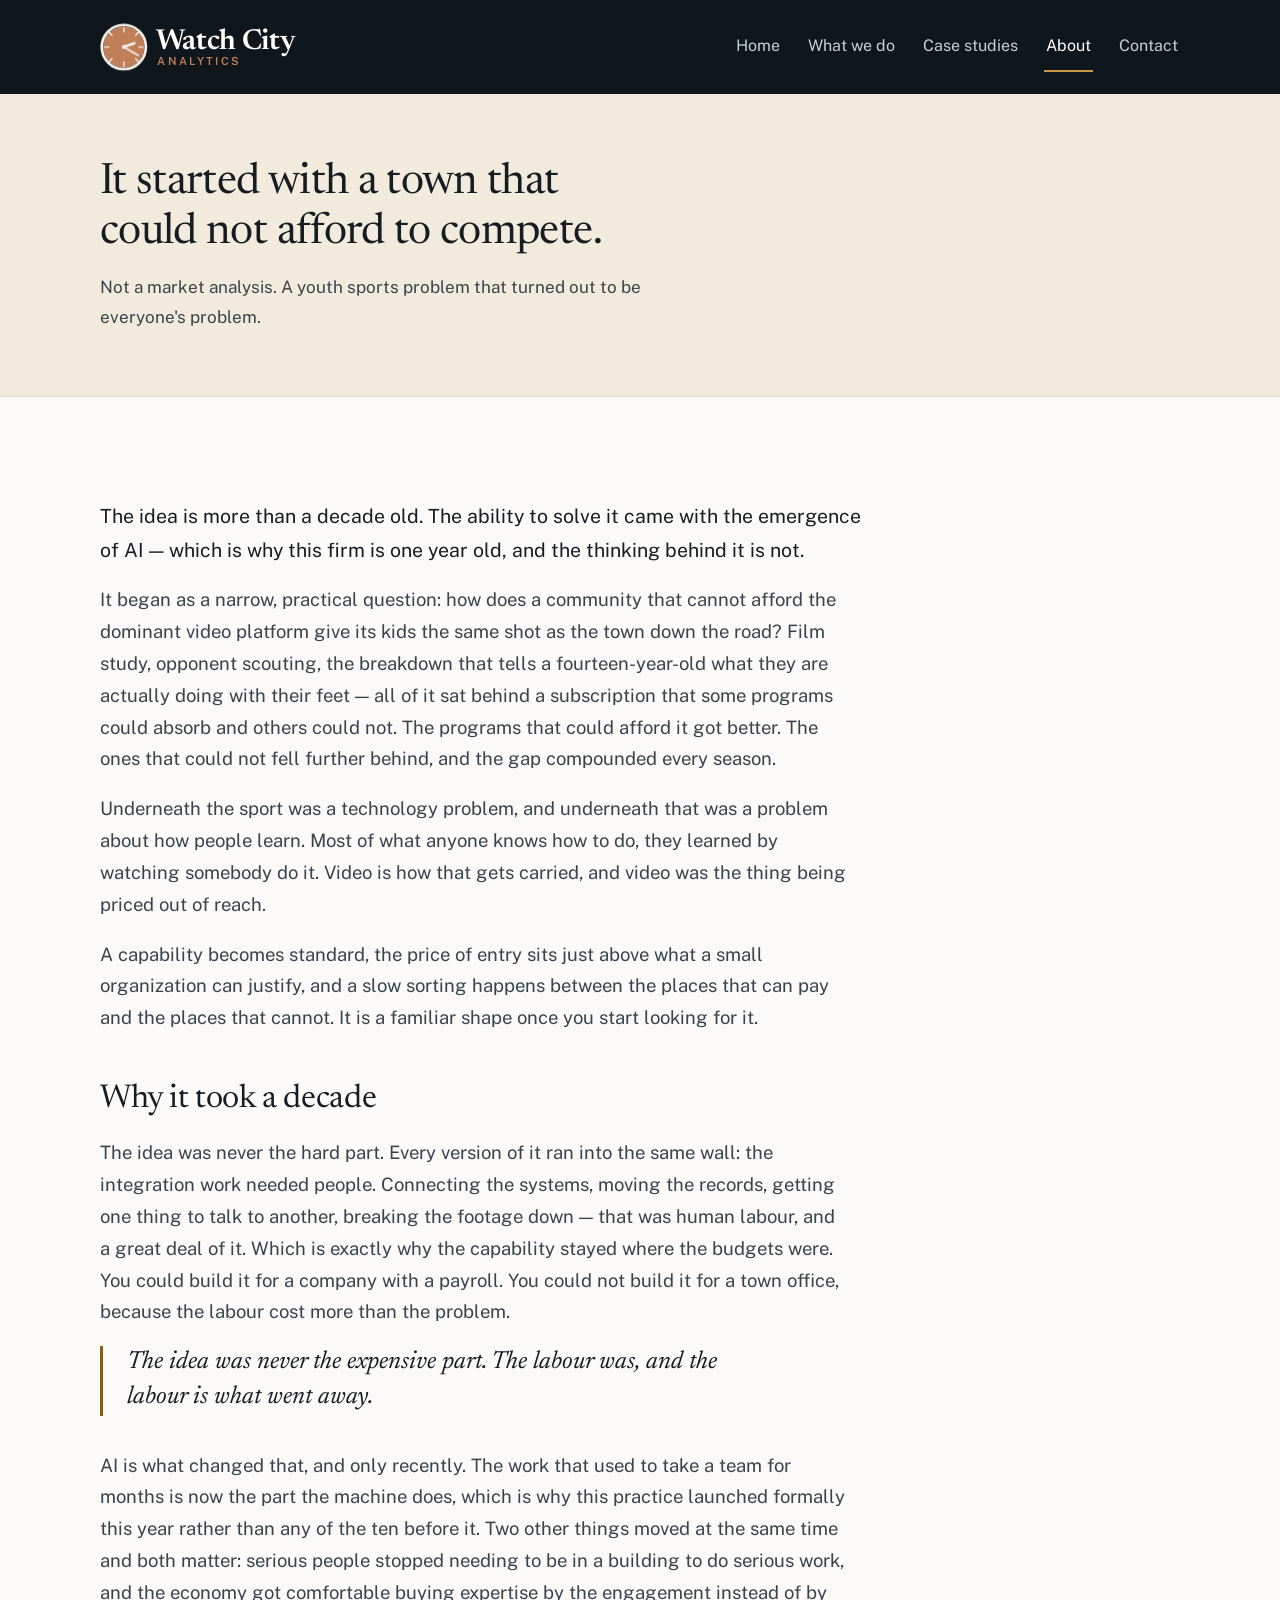
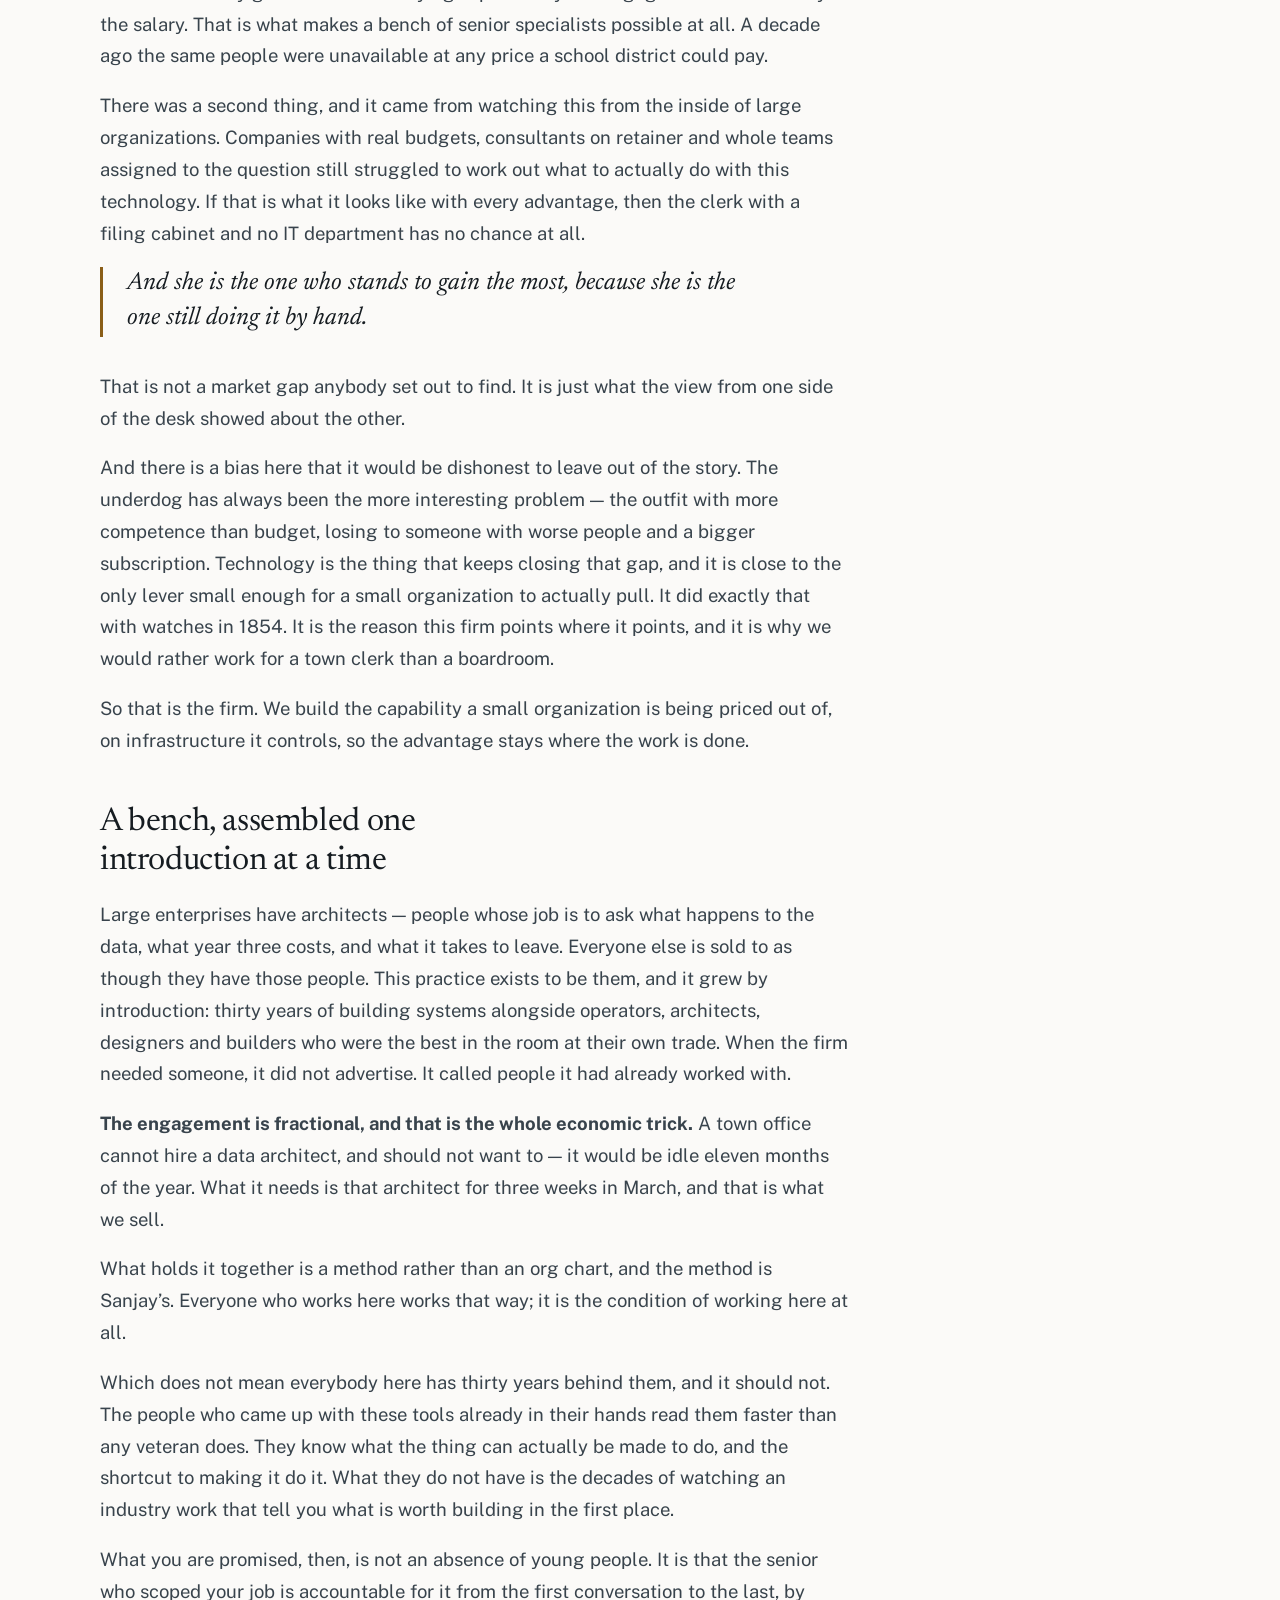
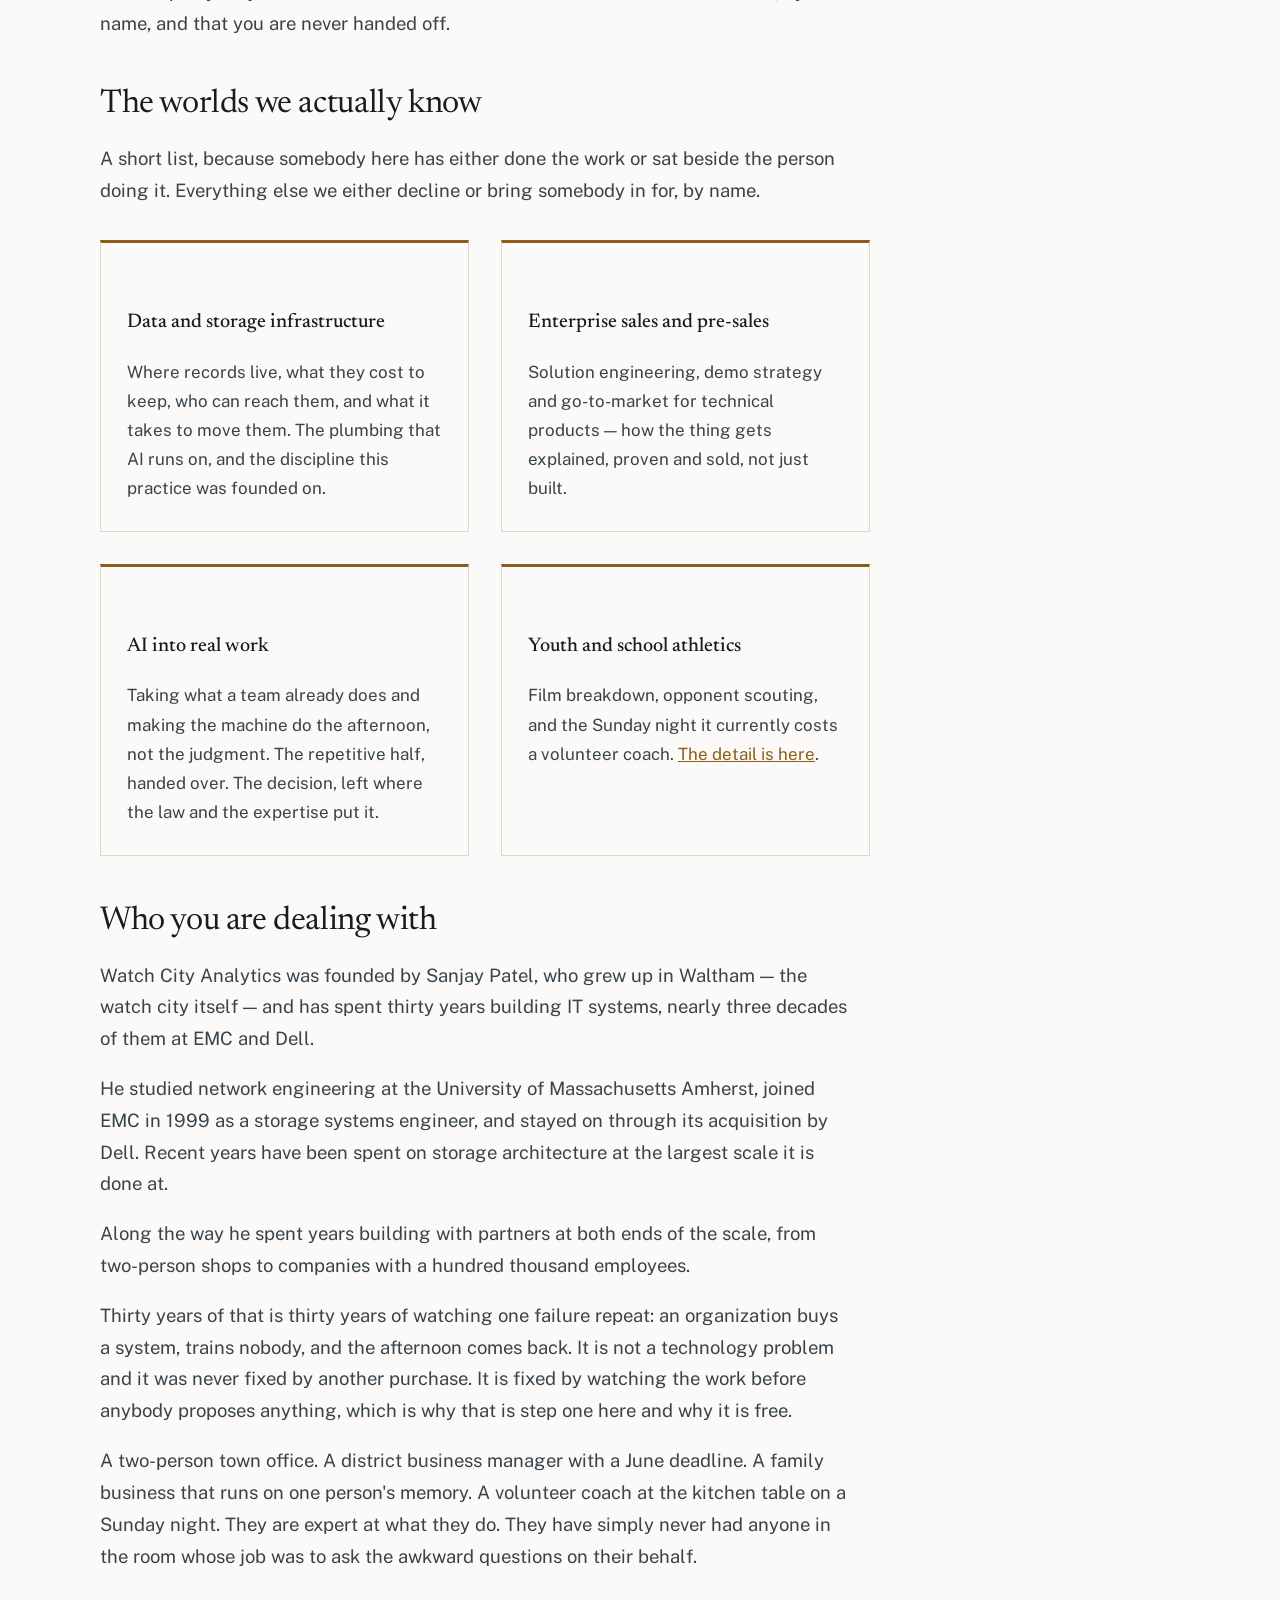
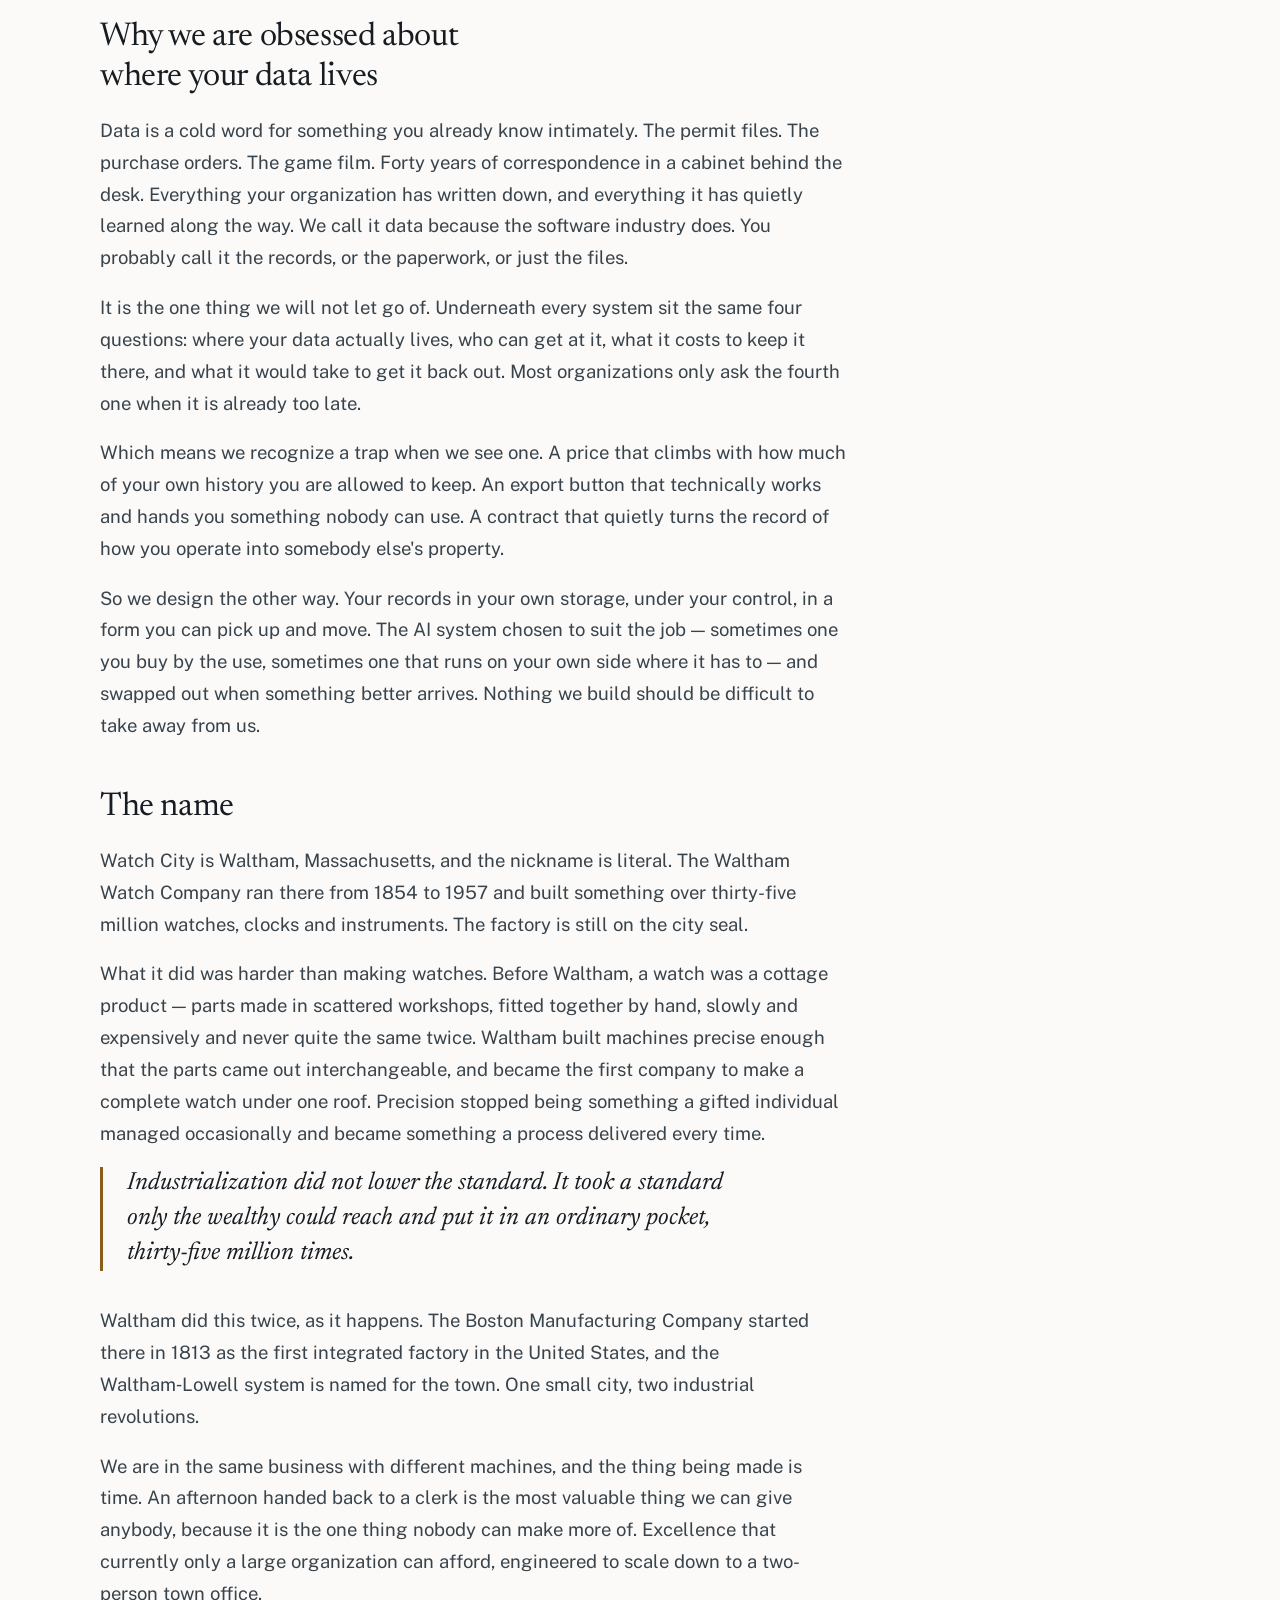
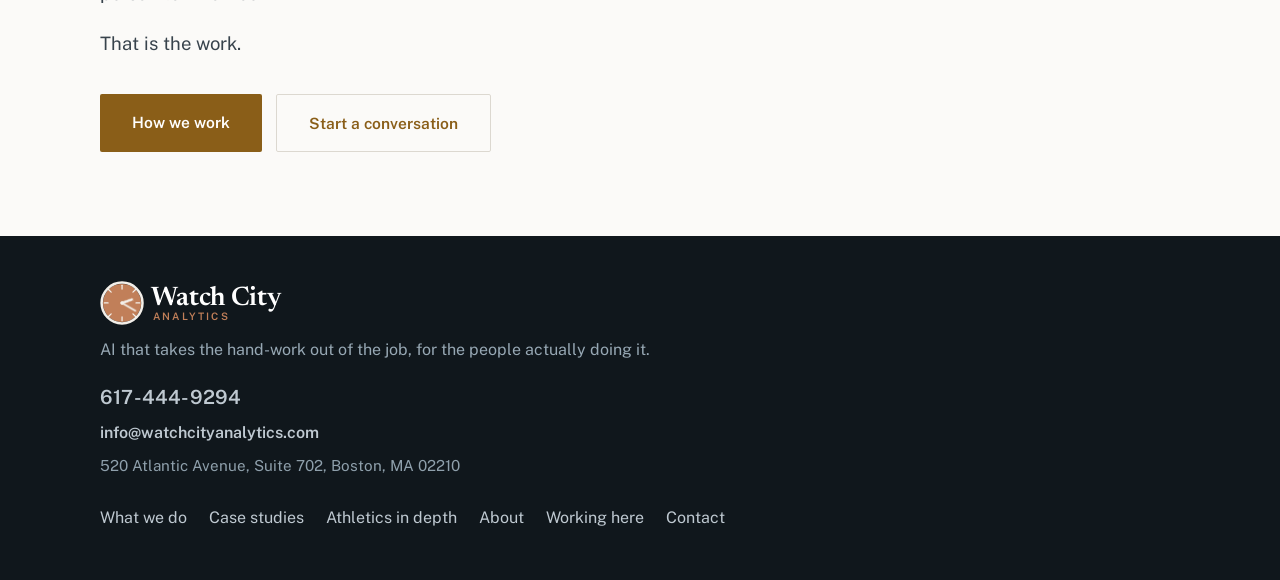
<file: about.html>
<!doctype html>
<html lang="en">
<head>
<meta charset="utf-8">
<meta name="viewport" content="width=device-width, initial-scale=1">
<title>About — Watch City Analytics</title>
<meta name="description" content="A boutique practice of senior specialists, founded by Sanjay Patel after thirty years mapping business need onto technology.">
<link rel="canonical" href="https://watchcityanalytics.com/about.html">
<link rel="icon" href="favicon.svg" type="image/svg+xml">
<meta property="og:type" content="website">
<meta property="og:site_name" content="Watch City Analytics">
<meta property="og:url" content="https://watchcityanalytics.com/about.html">
<meta property="og:title" content="About — Watch City Analytics">
<meta property="og:description" content="It started with a question about youth sports: how does a town that cannot afford the dominant platform compete with one that can?">
<meta name="twitter:card" content="summary">
<link rel="preconnect" href="https://fonts.googleapis.com">
<link rel="preconnect" href="https://fonts.gstatic.com" crossorigin>
<link href="https://fonts.googleapis.com/css2?family=Newsreader:ital,opsz,wght@0,6..72,400;0,6..72,500;1,6..72,400&family=Public+Sans:wght@400;500;600&display=swap" rel="stylesheet">
<link rel="stylesheet" href="style.css">
</head>
<body>
<a class="skip" href="#main">Skip to the content</a>

<header class="site">
  <div class="wrap">
    <a class="brand" href="index.html" aria-label="Watch City Analytics — home">
      <svg class="logo" viewBox="0 0 330 68" aria-hidden="true" focusable="false">
        <defs><clipPath id="wcaDial"><circle cx="30" cy="34" r="26"/></clipPath></defs>
        <g clip-path="url(#wcaDial)"><rect class="lgLevel" x="2" y="42" width="56" height="72"/></g>
        <circle class="lgCase" cx="30" cy="34" r="27.8"/>
        <g class="lgTicks">
          <line x1="30" y1="10" x2="30" y2="15"/><line x1="30" y1="53" x2="30" y2="58"/>
          <line x1="6" y1="34" x2="11" y2="34"/><line x1="49" y1="34" x2="54" y2="34"/>
          <line x1="48.4" y1="15.6" x2="44.8" y2="19.2"/><line x1="11.6" y1="15.6" x2="15.2" y2="19.2"/>
          <line x1="48.4" y1="52.4" x2="44.8" y2="48.8"/><line x1="11.6" y1="52.4" x2="15.2" y2="48.8"/>
        </g>
        <line class="lgHour" x1="30" y1="34" x2="40.7" y2="43.0"/>
        <line class="lgMin"  x1="30" y1="34" x2="48.2" y2="44.5"/>
        <circle class="lgPivot" cx="30" cy="34" r="2.4"/>
        <text class="lgWord" x="70" y="37">Watch City</text>
        <text class="lgSub"  x="72" y="57">ANALYTICS</text>
      </svg>
    </a>
    <nav class="site"><ul>
      <li><a href="index.html">Home</a></li>
      <li><a href="services.html">What we do</a></li>
      <li><a href="casestudies.html">Case studies</a></li>
      <li><a href="about.html" aria-current="page">About</a></li>
      <li><a href="contact.html">Contact</a></li>
    </ul></nav>
  </div>
</header>
<span id="main" tabindex="-1"></span>

<div class="pagehead">
  <div class="wrap">
    <h1>It started with a town that could not afford to compete.</h1>
    <p>Not a market analysis. A youth sports problem that turned out to be everyone's problem.</p>
  </div>
</div>

<section>
  <div class="wrap">
    <div class="prose">

      <p class="lede">The idea is more than a decade old. The ability to solve it came with the emergence of AI &mdash; which is why this firm is one year old, and the thinking behind it is not.</p>

      <p>It began as a narrow, practical question: how does a community that cannot afford the dominant video platform give its kids the same shot as the town down the road? Film study, opponent scouting, the breakdown that tells a fourteen-year-old what they are actually doing with their feet — all of it sat behind a subscription that some programs could absorb and others could not. The programs that could afford it got better. The ones that could not fell further behind, and the gap compounded every season.</p>

      <p>Underneath the sport was a technology problem, and underneath that was a problem about how people learn. Most of what anyone knows how to do, they learned by watching somebody do it. Video is how that gets carried, and video was the thing being priced out of reach.</p>

      <p>A capability becomes standard, the price of entry sits just above what a small organization can justify, and a slow sorting happens between the places that can pay and the places that cannot. It is a familiar shape once you start looking for it.</p>

      <h2>Why it took a decade</h2>

      <p>The idea was never the hard part. Every version of it ran into the same wall: the integration work needed people. Connecting the systems, moving the records, getting one thing to talk to another, breaking the footage down — that was human labour, and a great deal of it. Which is exactly why the capability stayed where the budgets were. You could build it for a company with a payroll. You could not build it for a town office, because the labour cost more than the problem.</p>

      <p class="pull">The idea was never the expensive part. The labour was, and the labour is what went away.</p>

      <p>AI is what changed that, and only recently. The work that used to take a team for months is now the part the machine does, which is why this practice launched formally this year rather than any of the ten before it. Two other things moved at the same time and both matter: serious people stopped needing to be in a building to do serious work, and the economy got comfortable buying expertise by the engagement instead of by the salary. That is what makes a bench of senior specialists possible at all. A decade ago the same people were unavailable at any price a school district could pay.</p>

      <p>There was a second thing, and it came from watching this from the inside of large organizations. Companies with real budgets, consultants on retainer and whole teams assigned to the question still struggled to work out what to actually do with this technology. If that is what it looks like with every advantage, then the clerk with a filing cabinet and no IT department has no chance at all.</p>

      <p class="pull">And she is the one who stands to gain the most, because she is the one still doing it by hand.</p>

      <p>That is not a market gap anybody set out to find. It is just what the view from one side of the desk showed about the other.</p>

      <p>And there is a bias here that it would be dishonest to leave out of the story. The underdog has always been the more interesting problem &mdash; the outfit with more competence than budget, losing to someone with worse people and a bigger subscription. Technology is the thing that keeps closing that gap, and it is close to the only lever small enough for a small organization to actually pull. It did exactly that with watches in 1854. It is the reason this firm points where it points, and it is why we would rather work for a town clerk than a boardroom.</p>

      <p>So that is the firm. We build the capability a small organization is being priced out of, on infrastructure it controls, so the advantage stays where the work is done.</p>

      <h2>A bench, assembled one introduction at a time</h2>

      <p>Large enterprises have architects &mdash; people whose job is to ask what happens to the data, what year three costs, and what it takes to leave. Everyone else is sold to as though they have those people. This practice exists to be them, and it grew by introduction: thirty years of building systems alongside operators, architects, designers and builders who were the best in the room at their own trade. When the firm needed someone, it did not advertise. It called people it had already worked with.</p>

      <p><strong>The engagement is fractional, and that is the whole economic trick.</strong> A town office cannot hire a data architect, and should not want to — it would be idle eleven months of the year. What it needs is that architect for three weeks in March, and that is what we sell.</p>

      <p>What holds it together is a method rather than an org chart, and the method is Sanjay’s. Everyone who works here works that way; it is the condition of working here at all.</p>

      <p>Which does not mean everybody here has thirty years behind them, and it should not. The people who came up with these tools already in their hands read them faster than any veteran does. They know what the thing can actually be made to do, and the shortcut to making it do it. What they do not have is the decades of watching an industry work that tell you what is worth building in the first place.</p>

      <p>What you are promised, then, is not an absence of young people. It is that the senior who scoped your job is accountable for it from the first conversation to the last, by name, and that you are never handed off.</p>

      <h2>The worlds we actually know</h2>

      <p>A short list, because somebody here has either done the work or sat beside the person doing it. Everything else we either decline or bring somebody in for, by name.</p>

      <div class="grid" style="margin-top:34px">
        <div class="card">
          <h3>Data and storage infrastructure</h3>
          <p>Where records live, what they cost to keep, who can reach them, and what it takes to move them. The plumbing that AI runs on, and the discipline this practice was founded on.</p>
        </div>
        <div class="card">
          <h3>Enterprise sales and pre-sales</h3>
          <p>Solution engineering, demo strategy and go-to-market for technical products — how the thing gets explained, proven and sold, not just built.</p>
        </div>
        <div class="card">
          <h3>AI into real work</h3>
          <p>Taking what a team already does and making the machine do the afternoon, not the judgment. The repetitive half, handed over. The decision, left where the law and the expertise put it.</p>
        </div>
        <div class="card">
          <h3>Youth and school athletics</h3>
          <p>Film breakdown, opponent scouting, and the Sunday night it currently costs a volunteer coach. <a href="athletics.html">The detail is here</a>.</p>
        </div>
      </div>

      <h2>Who you are dealing with</h2>

      <p>Watch City Analytics was founded by Sanjay Patel, who grew up in Waltham — the watch city itself — and has spent thirty years building IT systems, nearly three decades of them at EMC and Dell.</p>

      <p>He studied network engineering at the University of Massachusetts Amherst, joined EMC in 1999 as a storage systems engineer, and stayed on through its acquisition by Dell. Recent years have been spent on storage architecture at the largest scale it is done at.</p>

      <p>Along the way he spent years building with partners at both ends of the scale, from two-person shops to companies with a hundred thousand employees.</p>

      <p>Thirty years of that is thirty years of watching one failure repeat: an organization buys a system, trains nobody, and the afternoon comes back. It is not a technology problem and it was never fixed by another purchase. It is fixed by watching the work before anybody proposes anything, which is why that is step one here and why it is free.</p>

      <p>A two-person town office. A district business manager with a June deadline. A family business that runs on one person's memory. A volunteer coach at the kitchen table on a Sunday night. They are expert at what they do. They have simply never had anyone in the room whose job was to ask the awkward questions on their behalf.</p>

      <h2>Why we are obsessed about where your data lives</h2>

      <p>Data is a cold word for something you already know intimately. The permit files. The purchase orders. The game film. Forty years of correspondence in a cabinet behind the desk. Everything your organization has written down, and everything it has quietly learned along the way. We call it data because the software industry does. You probably call it the records, or the paperwork, or just the files.</p>

      <p>It is the one thing we will not let go of. Underneath every system sit the same four questions: where your data actually lives, who can get at it, what it costs to keep it there, and what it would take to get it back out. Most organizations only ask the fourth one when it is already too late.</p>

      <p>Which means we recognize a trap when we see one. A price that climbs with how much of your own history you are allowed to keep. An export button that technically works and hands you something nobody can use. A contract that quietly turns the record of how you operate into somebody else's property.</p>

      <p>So we design the other way. Your records in your own storage, under your control, in a form you can pick up and move. The AI system chosen to suit the job — sometimes one you buy by the use, sometimes one that runs on your own side where it has to — and swapped out when something better arrives. Nothing we build should be difficult to take away from us.</p>

      <h2>The name</h2>

      <p>Watch City is Waltham, Massachusetts, and the nickname is literal. The Waltham Watch Company ran there from 1854 to 1957 and built something over thirty-five million watches, clocks and instruments. The factory is still on the city seal.</p>

      <p>What it did was harder than making watches. Before Waltham, a watch was a cottage product &mdash; parts made in scattered workshops, fitted together by hand, slowly and expensively and never quite the same twice. Waltham built machines precise enough that the parts came out interchangeable, and became the first company to make a complete watch under one roof. Precision stopped being something a gifted individual managed occasionally and became something a process delivered every time.</p>

      <p class="pull">Industrialization did not lower the standard. It took a standard only the wealthy could reach and put it in an ordinary pocket, thirty-five million times.</p>

      <p>Waltham did this twice, as it happens. The Boston Manufacturing Company started there in 1813 as the first integrated factory in the United States, and the Waltham&#8209;Lowell system is named for the town. One small city, two industrial revolutions.</p>

      <p>We are in the same business with different machines, and the thing being made is time. An afternoon handed back to a clerk is the most valuable thing we can give anybody, because it is the one thing nobody can make more of. Excellence that currently only a large organization can afford, engineered to scale down to a two-person town office.</p>

      <p>That is the work.</p>

      <div class="actions">
        <a class="btn" href="services.html">How we work</a>
        <a class="btn" href="contact.html" style="background:transparent;color:var(--brass);border:1px solid var(--rule)">Start a conversation</a>
      </div>

    </div>
  </div>
</section>

<footer class="site">
  <div class="wrap">
    <div>
      <svg class="footmark" viewBox="0 0 330 68" aria-hidden="true" focusable="false">
        <defs><clipPath id="wcaDialF"><circle cx="30" cy="34" r="26"/></clipPath></defs>
        <g clip-path="url(#wcaDialF)"><rect class="lgLevel" x="2" y="42" width="56" height="72"/></g>
        <circle class="lgCase" cx="30" cy="34" r="27.8"/>
        <g class="lgTicks">
          <line x1="30" y1="10" x2="30" y2="15"/><line x1="30" y1="53" x2="30" y2="58"/>
          <line x1="6" y1="34" x2="11" y2="34"/><line x1="49" y1="34" x2="54" y2="34"/>
          <line x1="48.4" y1="15.6" x2="44.8" y2="19.2"/><line x1="11.6" y1="15.6" x2="15.2" y2="19.2"/>
          <line x1="48.4" y1="52.4" x2="44.8" y2="48.8"/><line x1="11.6" y1="52.4" x2="15.2" y2="48.8"/>
        </g>
        <line class="lgHour" x1="30" y1="34" x2="40.7" y2="43.0"/>
        <line class="lgMin"  x1="30" y1="34" x2="48.2" y2="44.5"/>
        <circle class="lgPivot" cx="30" cy="34" r="2.4"/>
        <text class="lgWord" x="70" y="37">Watch City</text>
        <text class="lgSub"  x="72" y="57">ANALYTICS</text>
      </svg>
      <div style="margin-top:8px">AI that takes the hand-work out of the job, for the people actually doing it.</div>
      <div class="footcontact">
        <a href="tel:+16174449294">617-444-9294</a>
        <a href="mailto:info@watchcityanalytics.com">info@watchcityanalytics.com</a>
        <span>520 Atlantic Avenue, Suite 702, Boston, MA 02210</span>
      </div>
    </div>
    <ul>
      <li><a href="services.html">What we do</a></li>
      <li><a href="casestudies.html">Case studies</a></li>
      <li><a href="athletics.html">Athletics in depth</a></li>
      <li><a href="about.html">About</a></li>
      <li><a href="careers.html">Working here</a></li>
      <li><a href="contact.html">Contact</a></li>
    </ul>
  </div>
</footer>

</body>
</html>
</file>
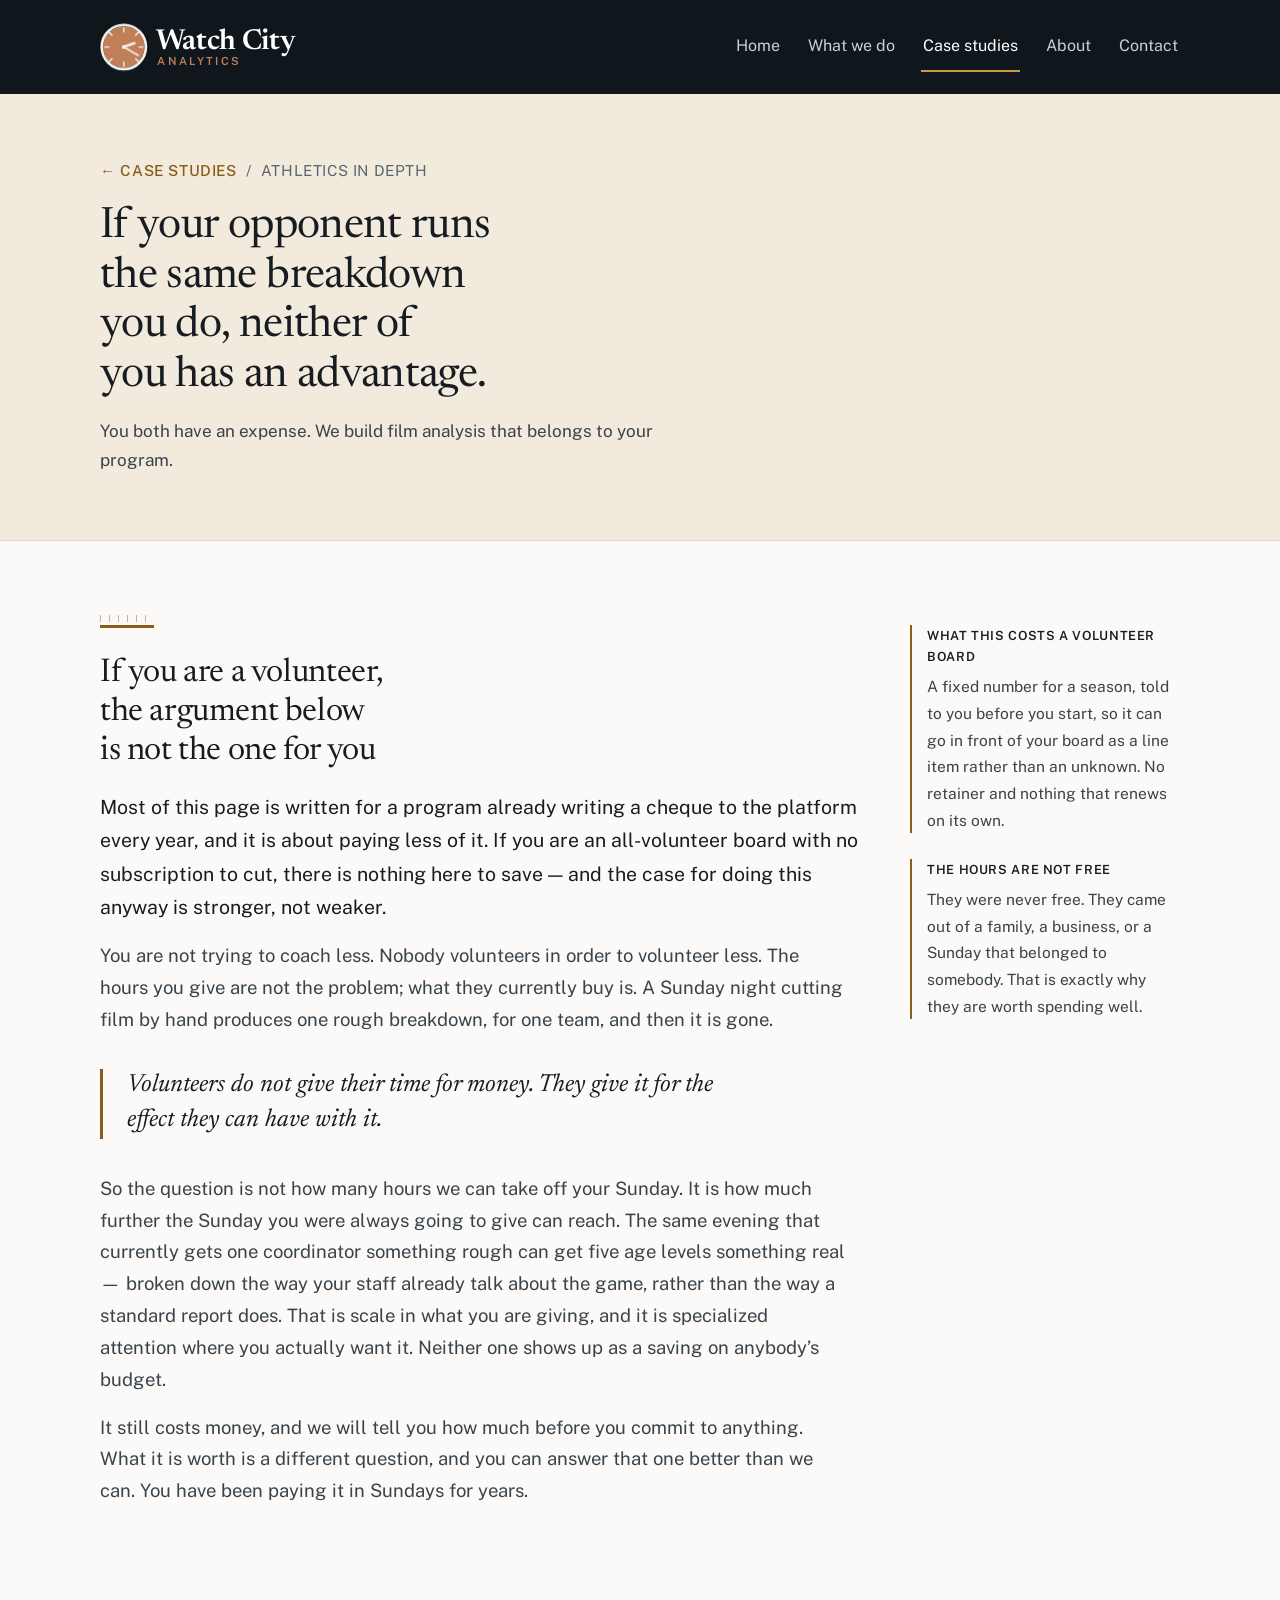
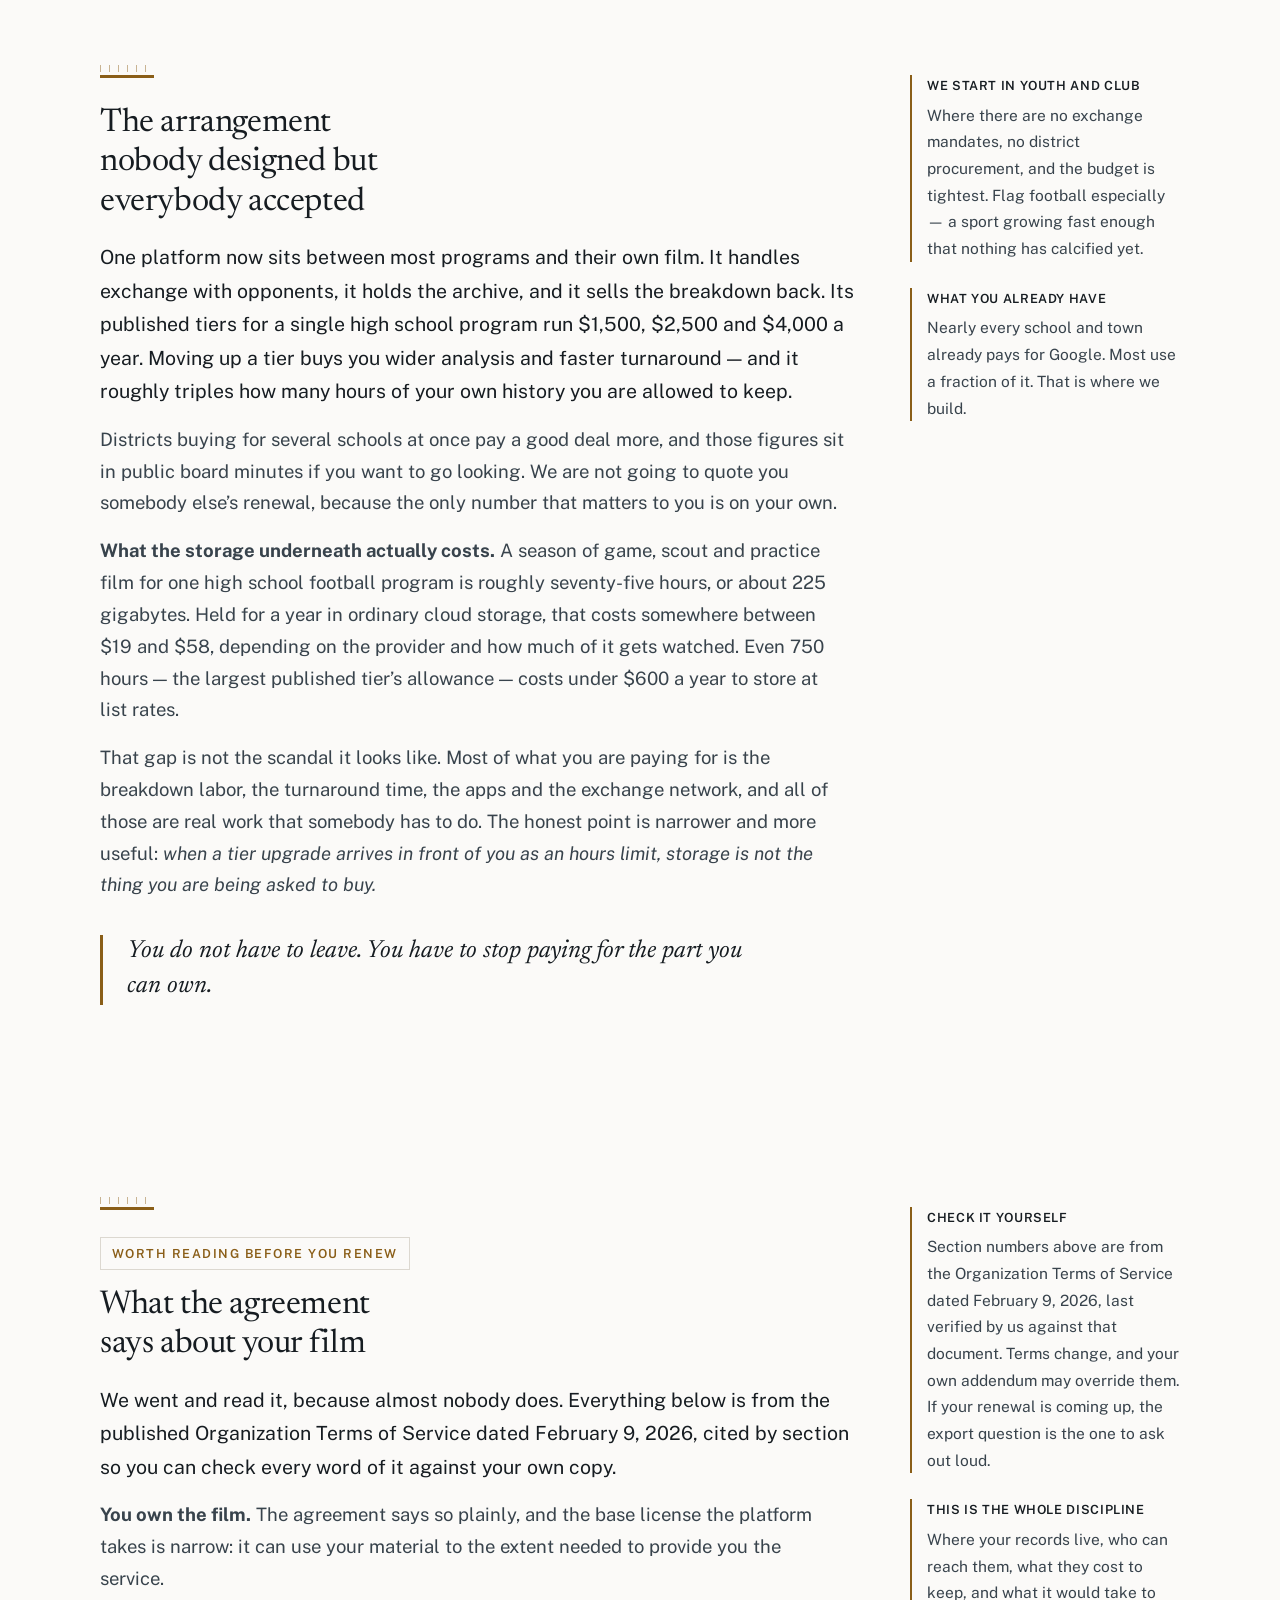
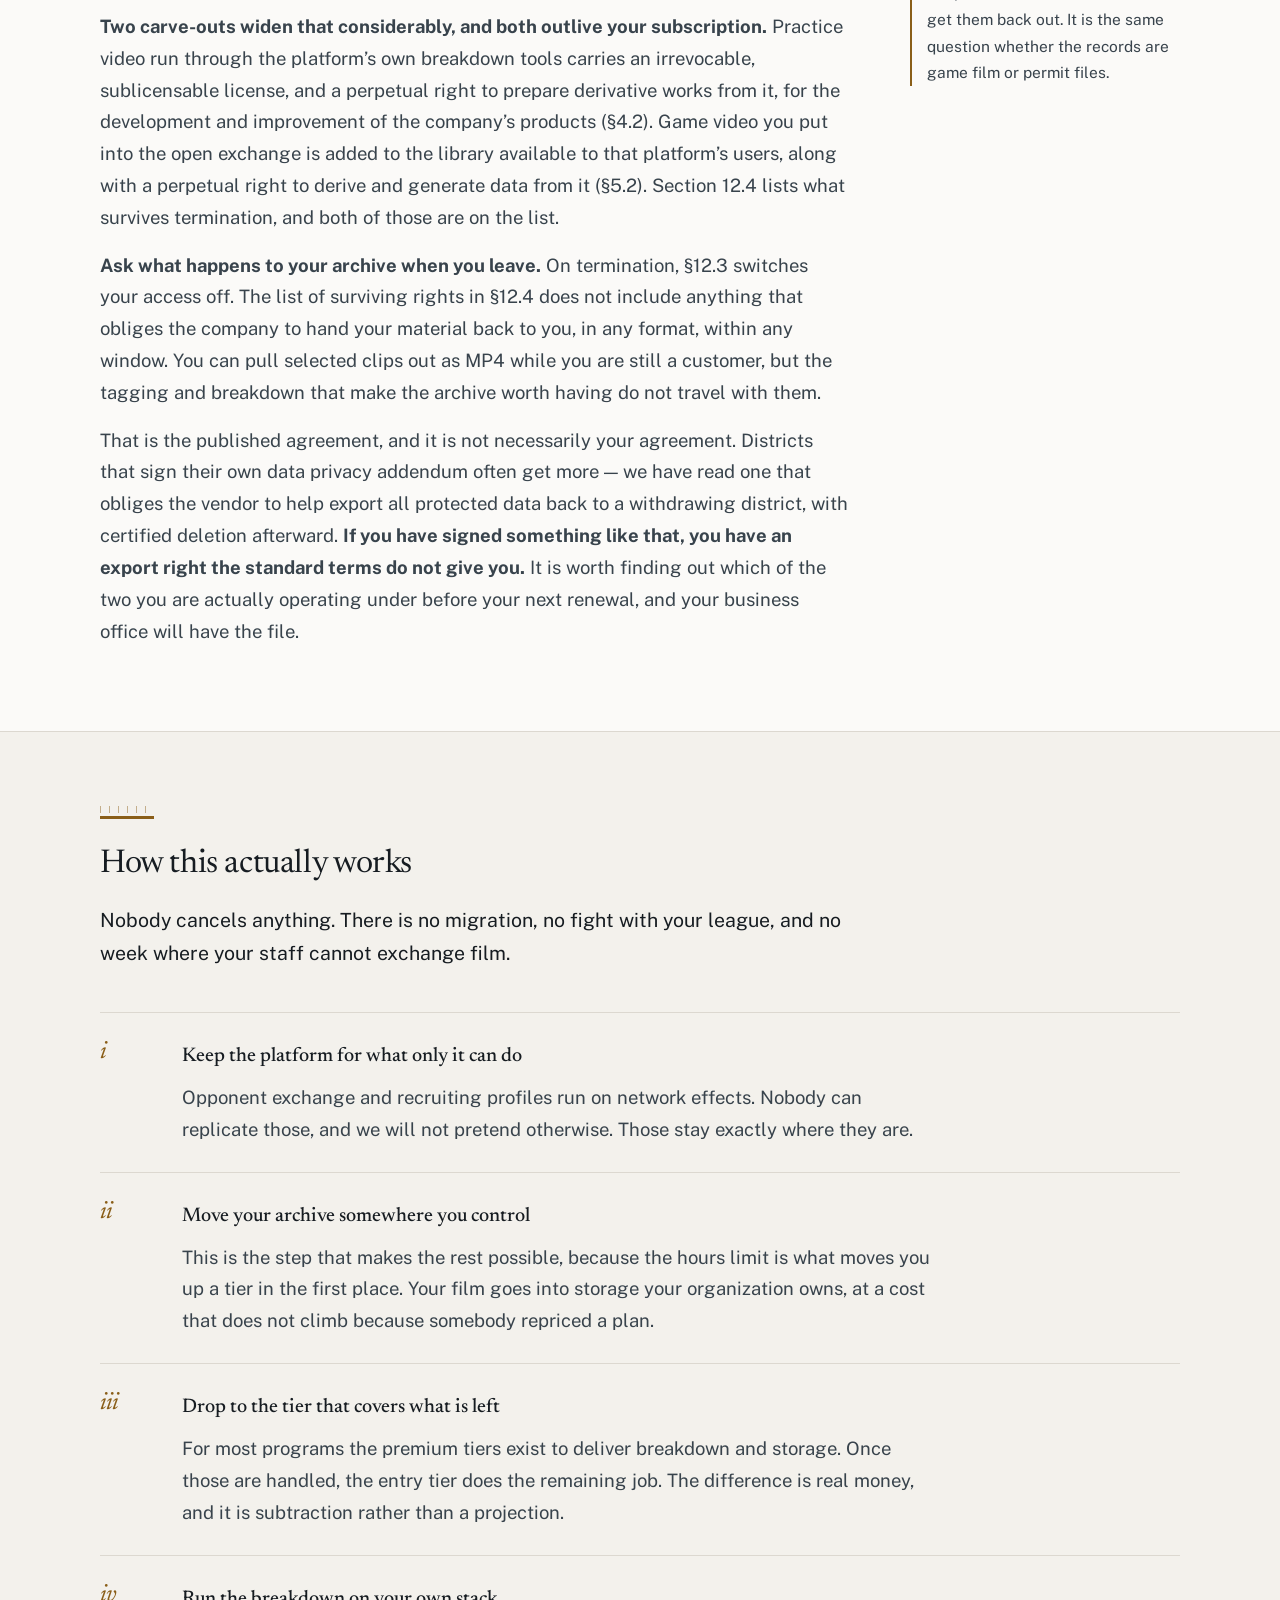
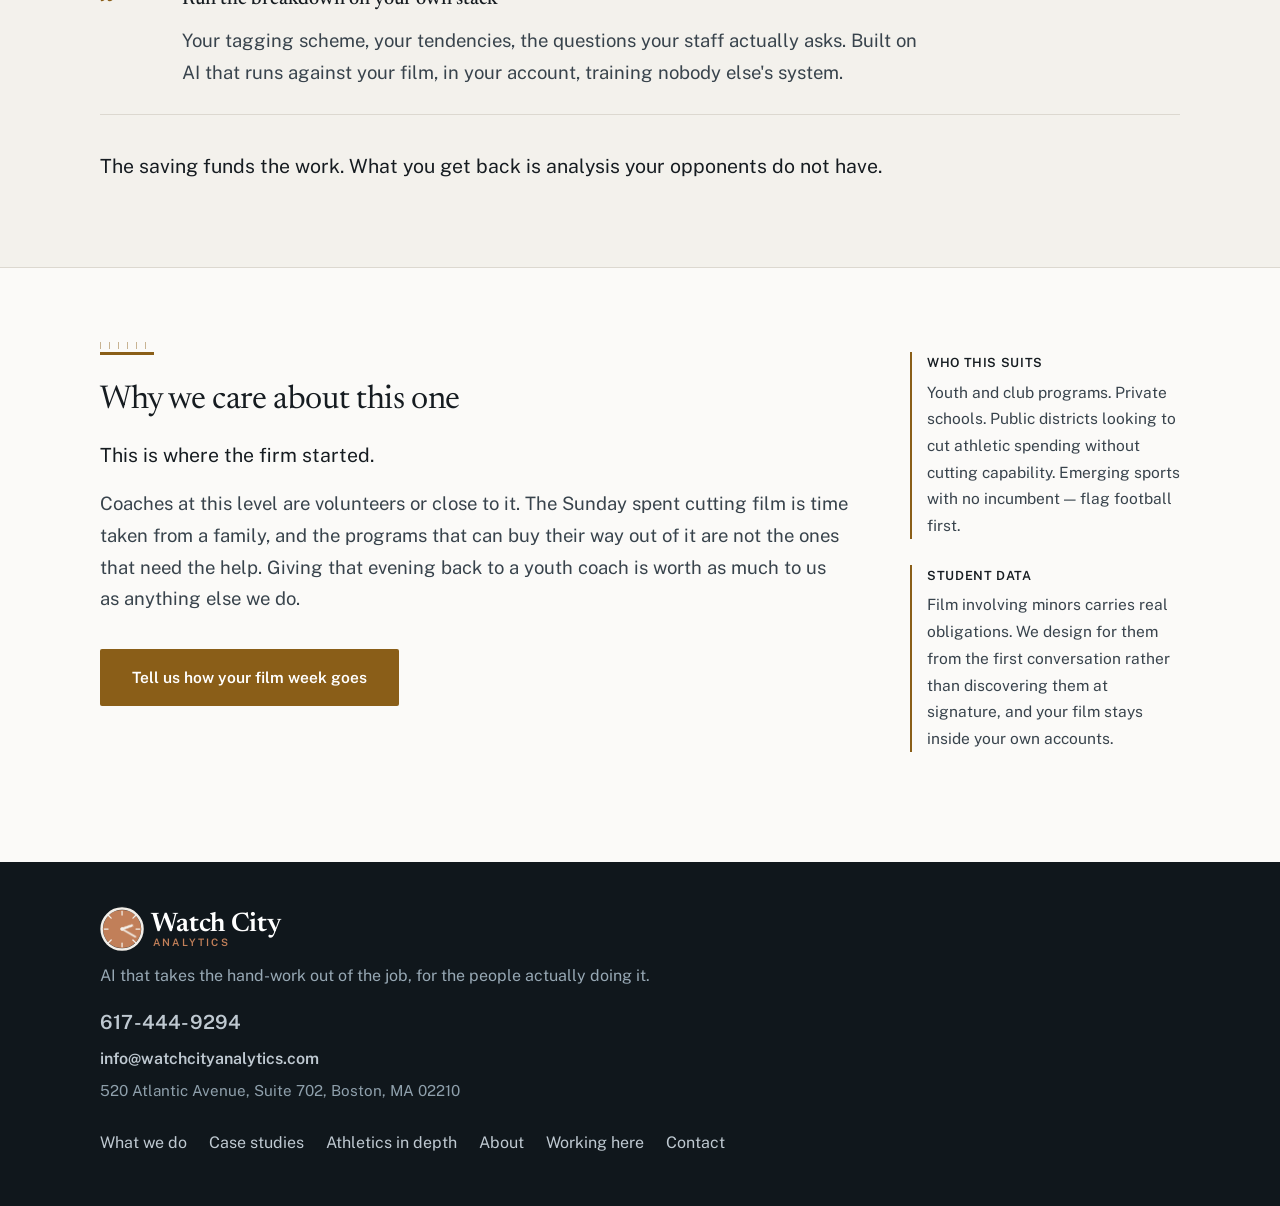
<file: athletics.html>
<!doctype html>
<html lang="en">
<head>
<meta charset="utf-8">
<meta name="viewport" content="width=device-width, initial-scale=1">
<title>Athletics — Watch City Analytics</title>
<meta name="description" content="Film analysis for programs priced out of it. We work alongside the platform you already have, cut what you spend on it, and keep your film and your analysis yours.">
<link rel="canonical" href="https://watchcityanalytics.com/athletics.html">
<link rel="icon" href="favicon.svg" type="image/svg+xml">
<meta property="og:type" content="website">
<meta property="og:site_name" content="Watch City Analytics">
<meta property="og:url" content="https://watchcityanalytics.com/athletics.html">
<meta property="og:title" content="Athletics — Watch City Analytics">
<meta property="og:description" content="Film analysis for programs priced out of it. Your film, your analysis, your advantage.">
<meta name="twitter:card" content="summary">
<link rel="preconnect" href="https://fonts.googleapis.com">
<link rel="preconnect" href="https://fonts.gstatic.com" crossorigin>
<link href="https://fonts.googleapis.com/css2?family=Newsreader:ital,opsz,wght@0,6..72,400;0,6..72,500;1,6..72,400&family=Public+Sans:wght@400;500;600&display=swap" rel="stylesheet">
<link rel="stylesheet" href="style.css">
</head>
<body>
<a class="skip" href="#main">Skip to the content</a>

<header class="site">
  <div class="wrap">
    <a class="brand" href="index.html" aria-label="Watch City Analytics — home">
      <svg class="logo" viewBox="0 0 330 68" aria-hidden="true" focusable="false">
        <defs><clipPath id="wcaDial"><circle cx="30" cy="34" r="26"/></clipPath></defs>
        <g clip-path="url(#wcaDial)"><rect class="lgLevel" x="2" y="42" width="56" height="72"/></g>
        <circle class="lgCase" cx="30" cy="34" r="27.8"/>
        <g class="lgTicks">
          <line x1="30" y1="10" x2="30" y2="15"/><line x1="30" y1="53" x2="30" y2="58"/>
          <line x1="6" y1="34" x2="11" y2="34"/><line x1="49" y1="34" x2="54" y2="34"/>
          <line x1="48.4" y1="15.6" x2="44.8" y2="19.2"/><line x1="11.6" y1="15.6" x2="15.2" y2="19.2"/>
          <line x1="48.4" y1="52.4" x2="44.8" y2="48.8"/><line x1="11.6" y1="52.4" x2="15.2" y2="48.8"/>
        </g>
        <line class="lgHour" x1="30" y1="34" x2="40.7" y2="43.0"/>
        <line class="lgMin"  x1="30" y1="34" x2="48.2" y2="44.5"/>
        <circle class="lgPivot" cx="30" cy="34" r="2.4"/>
        <text class="lgWord" x="70" y="37">Watch City</text>
        <text class="lgSub"  x="72" y="57">ANALYTICS</text>
      </svg>
    </a>
    <nav class="site"><ul>
      <li><a href="index.html">Home</a></li>
      <li><a href="services.html">What we do</a></li>
      <li><a href="casestudies.html" aria-current="location">Case studies</a></li>
      <li><a href="about.html">About</a></li>
      <li><a href="contact.html">Contact</a></li>
    </ul></nav>
  </div>
</header>
<span id="main" tabindex="-1"></span>

<div class="pagehead">
  <div class="wrap">
    <p class="crumb"><a href="casestudies.html">&larr; Case studies</a> &nbsp;/&nbsp; Athletics in depth</p>
    <h1>If your opponent runs the same breakdown you do, neither of you has an advantage.</h1>
    <p>You both have an expense. We build film analysis that belongs to your program.</p>
  </div>
</div>

<section>
  <div class="wrap">
    <div class="split">
      <div>
        <div class="rule"></div>
        <h2>If you are a volunteer, the argument below is not the one for you</h2>
        <p class="lede">Most of this page is written for a program already writing a cheque to the platform every year, and it is about paying less of it. If you are an all-volunteer board with no subscription to cut, there is nothing here to save &mdash; and the case for doing this anyway is stronger, not weaker.</p>

        <p>You are not trying to coach less. Nobody volunteers in order to volunteer less. The hours you give are not the problem; what they currently buy is. A Sunday night cutting film by hand produces one rough breakdown, for one team, and then it is gone.</p>

        <p class="pull">Volunteers do not give their time for money. They give it for the effect they can have with it.</p>

        <p>So the question is not how many hours we can take off your Sunday. It is how much further the Sunday you were always going to give can reach. The same evening that currently gets one coordinator something rough can get five age levels something real &mdash; broken down the way your staff already talk about the game, rather than the way a standard report does. That is scale in what you are giving, and it is specialized attention where you actually want it. Neither one shows up as a saving on anybody&rsquo;s budget.</p>

        <p>It still costs money, and we will tell you how much before you commit to anything. What it is worth is a different question, and you can answer that one better than we can. You have been paying it in Sundays for years.</p>
      </div>
      <aside class="rail">
        <div class="note"><b>WHAT THIS COSTS A VOLUNTEER BOARD</b><span>A fixed number for a season, told to you before you start, so it can go in front of your board as a line item rather than an unknown. No retainer and nothing that renews on its own.</span></div>
        <div class="note"><b>THE HOURS ARE NOT FREE</b><span>They were never free. They came out of a family, a business, or a Sunday that belonged to somebody. That is exactly why they are worth spending well.</span></div>
      </aside>
    </div>
  </div>
</section>

<section>
  <div class="wrap">
    <div class="split">
      <div>
        <div class="rule"></div>
        <h2>The arrangement nobody designed but everybody accepted</h2>
        <p class="lede">One platform now sits between most programs and their own film. It handles exchange with opponents, it holds the archive, and it sells the breakdown back. Its published tiers for a single high school program run $1,500, $2,500 and $4,000 a year. Moving up a tier buys you wider analysis and faster turnaround &mdash; and it roughly triples how many hours of your own history you are allowed to keep.</p>

        <p>Districts buying for several schools at once pay a good deal more, and those figures sit in public board minutes if you want to go looking. We are not going to quote you somebody else&rsquo;s renewal, because the only number that matters to you is on your own.</p>

        <p><strong>What the storage underneath actually costs.</strong> A season of game, scout and practice film for one high school football program is roughly seventy-five hours, or about 225 gigabytes. Held for a year in ordinary cloud storage, that costs somewhere between $19 and $58, depending on the provider and how much of it gets watched. Even 750 hours — the largest published tier&rsquo;s allowance — costs under $600 a year to store at list rates.</p>

        <p>That gap is not the scandal it looks like. Most of what you are paying for is the breakdown labor, the turnaround time, the apps and the exchange network, and all of those are real work that somebody has to do. The honest point is narrower and more useful: <em>when a tier upgrade arrives in front of you as an hours limit, storage is not the thing you are being asked to buy.</em></p>

        <p class="pull">You do not have to leave. You have to stop paying for the part you can own.</p>
      </div>
      <aside class="rail">
        <div class="note"><b>WE START IN YOUTH AND CLUB</b><span>Where there are no exchange mandates, no district procurement, and the budget is tightest. Flag football especially — a sport growing fast enough that nothing has calcified yet.</span></div>
        <div class="note"><b>WHAT YOU ALREADY HAVE</b><span>Nearly every school and town already pays for Google. Most use a fraction of it. That is where we build.</span></div>
      </aside>
    </div>
  </div>
</section>

<section>
  <div class="wrap">
    <div class="split">
      <div>
        <div class="rule"></div>
        <span class="tag">Worth reading before you renew</span>
        <h2>What the agreement says about your film</h2>
        <p class="lede">We went and read it, because almost nobody does. Everything below is from the published Organization Terms of Service dated February 9, 2026, cited by section so you can check every word of it against your own copy.</p>

        <p><strong>You own the film.</strong> The agreement says so plainly, and the base license the platform takes is narrow: it can use your material to the extent needed to provide you the service.</p>

        <p><strong>Two carve-outs widen that considerably, and both outlive your subscription.</strong> Practice video run through the platform&rsquo;s own breakdown tools carries an irrevocable, sublicensable license, and a perpetual right to prepare derivative works from it, for the development and improvement of the company&rsquo;s products (&sect;4.2). Game video you put into the open exchange is added to the library available to that platform&rsquo;s users, along with a perpetual right to derive and generate data from it (&sect;5.2). Section 12.4 lists what survives termination, and both of those are on the list.</p>

        <p><strong>Ask what happens to your archive when you leave.</strong> On termination, &sect;12.3 switches your access off. The list of surviving rights in &sect;12.4 does not include anything that obliges the company to hand your material back to you, in any format, within any window. You can pull selected clips out as MP4 while you are still a customer, but the tagging and breakdown that make the archive worth having do not travel with them.</p>

        <p>That is the published agreement, and it is not necessarily your agreement. Districts that sign their own data privacy addendum often get more &mdash; we have read one that obliges the vendor to help export all protected data back to a withdrawing district, with certified deletion afterward. <strong>If you have signed something like that, you have an export right the standard terms do not give you.</strong> It is worth finding out which of the two you are actually operating under before your next renewal, and your business office will have the file.</p>
      </div>
      <aside class="rail">
        <div class="note"><b>CHECK IT YOURSELF</b><span>Section numbers above are from the Organization Terms of Service dated February 9, 2026, last verified by us against that document. Terms change, and your own addendum may override them. If your renewal is coming up, the export question is the one to ask out loud.</span></div>
        <div class="note"><b>THIS IS THE WHOLE DISCIPLINE</b><span>Where your records live, who can reach them, what they cost to keep, and what it would take to get them back out. It is the same question whether the records are game film or permit files.</span></div>
      </aside>
    </div>
  </div>
</section>

<section class="alt">
  <div class="wrap">
    <div class="rule"></div>
    <h2>How this actually works</h2>
    <p class="lede">Nobody cancels anything. There is no migration, no fight with your league, and no week where your staff cannot exchange film.</p>

    <div class="steps">
      <div class="step">
        <div class="num">i</div>
        <div>
          <h3>Keep the platform for what only it can do</h3>
          <p>Opponent exchange and recruiting profiles run on network effects. Nobody can replicate those, and we will not pretend otherwise. Those stay exactly where they are.</p>
        </div>
      </div>
      <div class="step">
        <div class="num">ii</div>
        <div>
          <h3>Move your archive somewhere you control</h3>
          <p>This is the step that makes the rest possible, because the hours limit is what moves you up a tier in the first place. Your film goes into storage your organization owns, at a cost that does not climb because somebody repriced a plan.</p>
        </div>
      </div>
      <div class="step">
        <div class="num">iii</div>
        <div>
          <h3>Drop to the tier that covers what is left</h3>
          <p>For most programs the premium tiers exist to deliver breakdown and storage. Once those are handled, the entry tier does the remaining job. The difference is real money, and it is subtraction rather than a projection.</p>
        </div>
      </div>
      <div class="step">
        <div class="num">iv</div>
        <div>
          <h3>Run the breakdown on your own stack</h3>
          <p>Your tagging scheme, your tendencies, the questions your staff actually asks. Built on AI that runs against your film, in your account, training nobody else's system.</p>
        </div>
      </div>
    </div>

    <p class="lede" style="margin-top:34px">The saving funds the work. What you get back is analysis your opponents do not have.</p>
  </div>
</section>

<section>
  <div class="wrap">
    <div class="split">
      <div>
        <div class="rule"></div>
        <h2>Why we care about this one</h2>
        <p class="lede">This is where the firm started.</p>
        <p>Coaches at this level are volunteers or close to it. The Sunday spent cutting film is time taken from a family, and the programs that can buy their way out of it are not the ones that need the help. Giving that evening back to a youth coach is worth as much to us as anything else we do.</p>
        <div class="actions">
          <a class="btn" href="https://interview.watchcityanalytics.com/">Tell us how your film week goes</a>
        </div>
      </div>
      <aside class="rail">
        <div class="note"><b>WHO THIS SUITS</b><span>Youth and club programs. Private schools. Public districts looking to cut athletic spending without cutting capability. Emerging sports with no incumbent — flag football first.</span></div>
        <div class="note"><b>STUDENT DATA</b><span>Film involving minors carries real obligations. We design for them from the first conversation rather than discovering them at signature, and your film stays inside your own accounts.</span></div>
      </aside>
    </div>
  </div>
</section>

<footer class="site">
  <div class="wrap">
    <div>
      <svg class="footmark" viewBox="0 0 330 68" aria-hidden="true" focusable="false">
        <defs><clipPath id="wcaDialF"><circle cx="30" cy="34" r="26"/></clipPath></defs>
        <g clip-path="url(#wcaDialF)"><rect class="lgLevel" x="2" y="42" width="56" height="72"/></g>
        <circle class="lgCase" cx="30" cy="34" r="27.8"/>
        <g class="lgTicks">
          <line x1="30" y1="10" x2="30" y2="15"/><line x1="30" y1="53" x2="30" y2="58"/>
          <line x1="6" y1="34" x2="11" y2="34"/><line x1="49" y1="34" x2="54" y2="34"/>
          <line x1="48.4" y1="15.6" x2="44.8" y2="19.2"/><line x1="11.6" y1="15.6" x2="15.2" y2="19.2"/>
          <line x1="48.4" y1="52.4" x2="44.8" y2="48.8"/><line x1="11.6" y1="52.4" x2="15.2" y2="48.8"/>
        </g>
        <line class="lgHour" x1="30" y1="34" x2="40.7" y2="43.0"/>
        <line class="lgMin"  x1="30" y1="34" x2="48.2" y2="44.5"/>
        <circle class="lgPivot" cx="30" cy="34" r="2.4"/>
        <text class="lgWord" x="70" y="37">Watch City</text>
        <text class="lgSub"  x="72" y="57">ANALYTICS</text>
      </svg>
      <div style="margin-top:8px">AI that takes the hand-work out of the job, for the people actually doing it.</div>
      <div class="footcontact">
        <a href="tel:+16174449294">617-444-9294</a>
        <a href="mailto:info@watchcityanalytics.com">info@watchcityanalytics.com</a>
        <span>520 Atlantic Avenue, Suite 702, Boston, MA 02210</span>
      </div>
    </div>
    <ul>
      <li><a href="services.html">What we do</a></li>
      <li><a href="casestudies.html">Case studies</a></li>
      <li><a href="athletics.html">Athletics in depth</a></li>
      <li><a href="about.html">About</a></li>
      <li><a href="careers.html">Working here</a></li>
      <li><a href="contact.html">Contact</a></li>
    </ul>
  </div>
</footer>

</body>
</html>
</file>
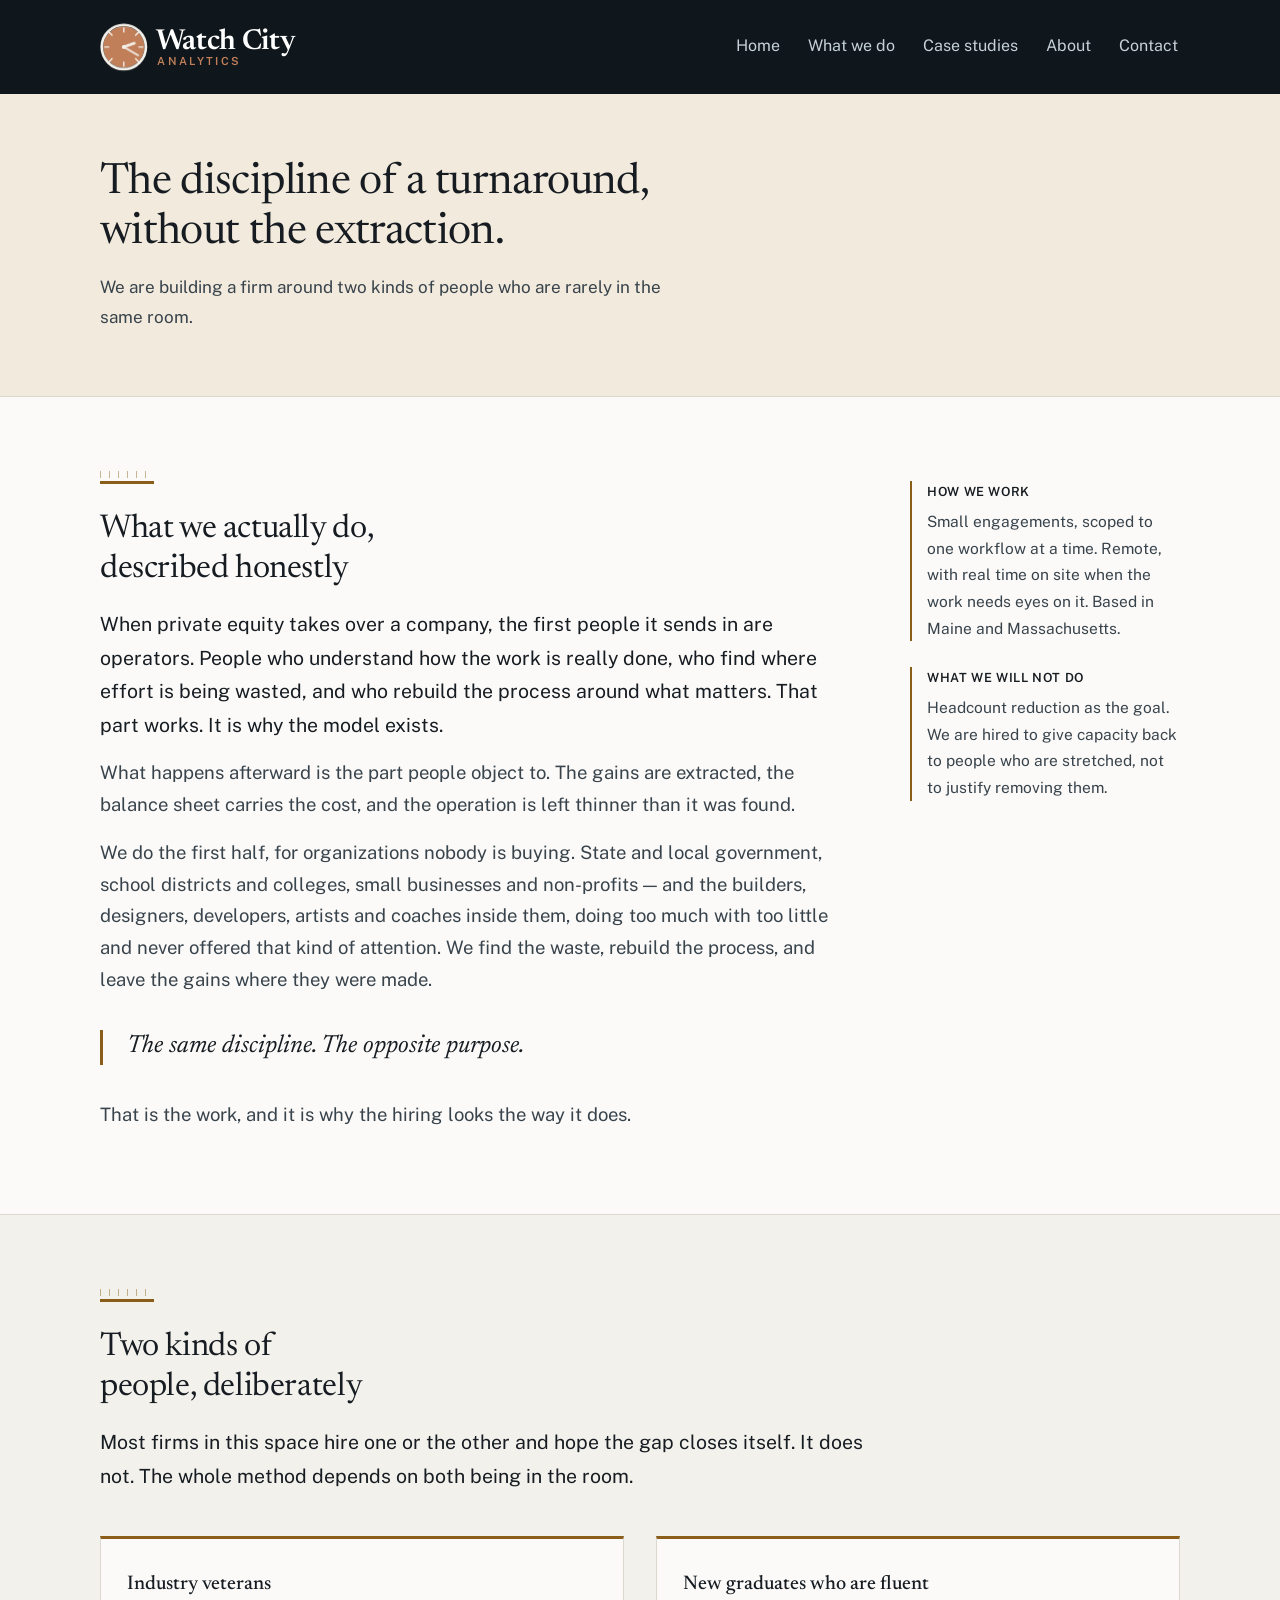
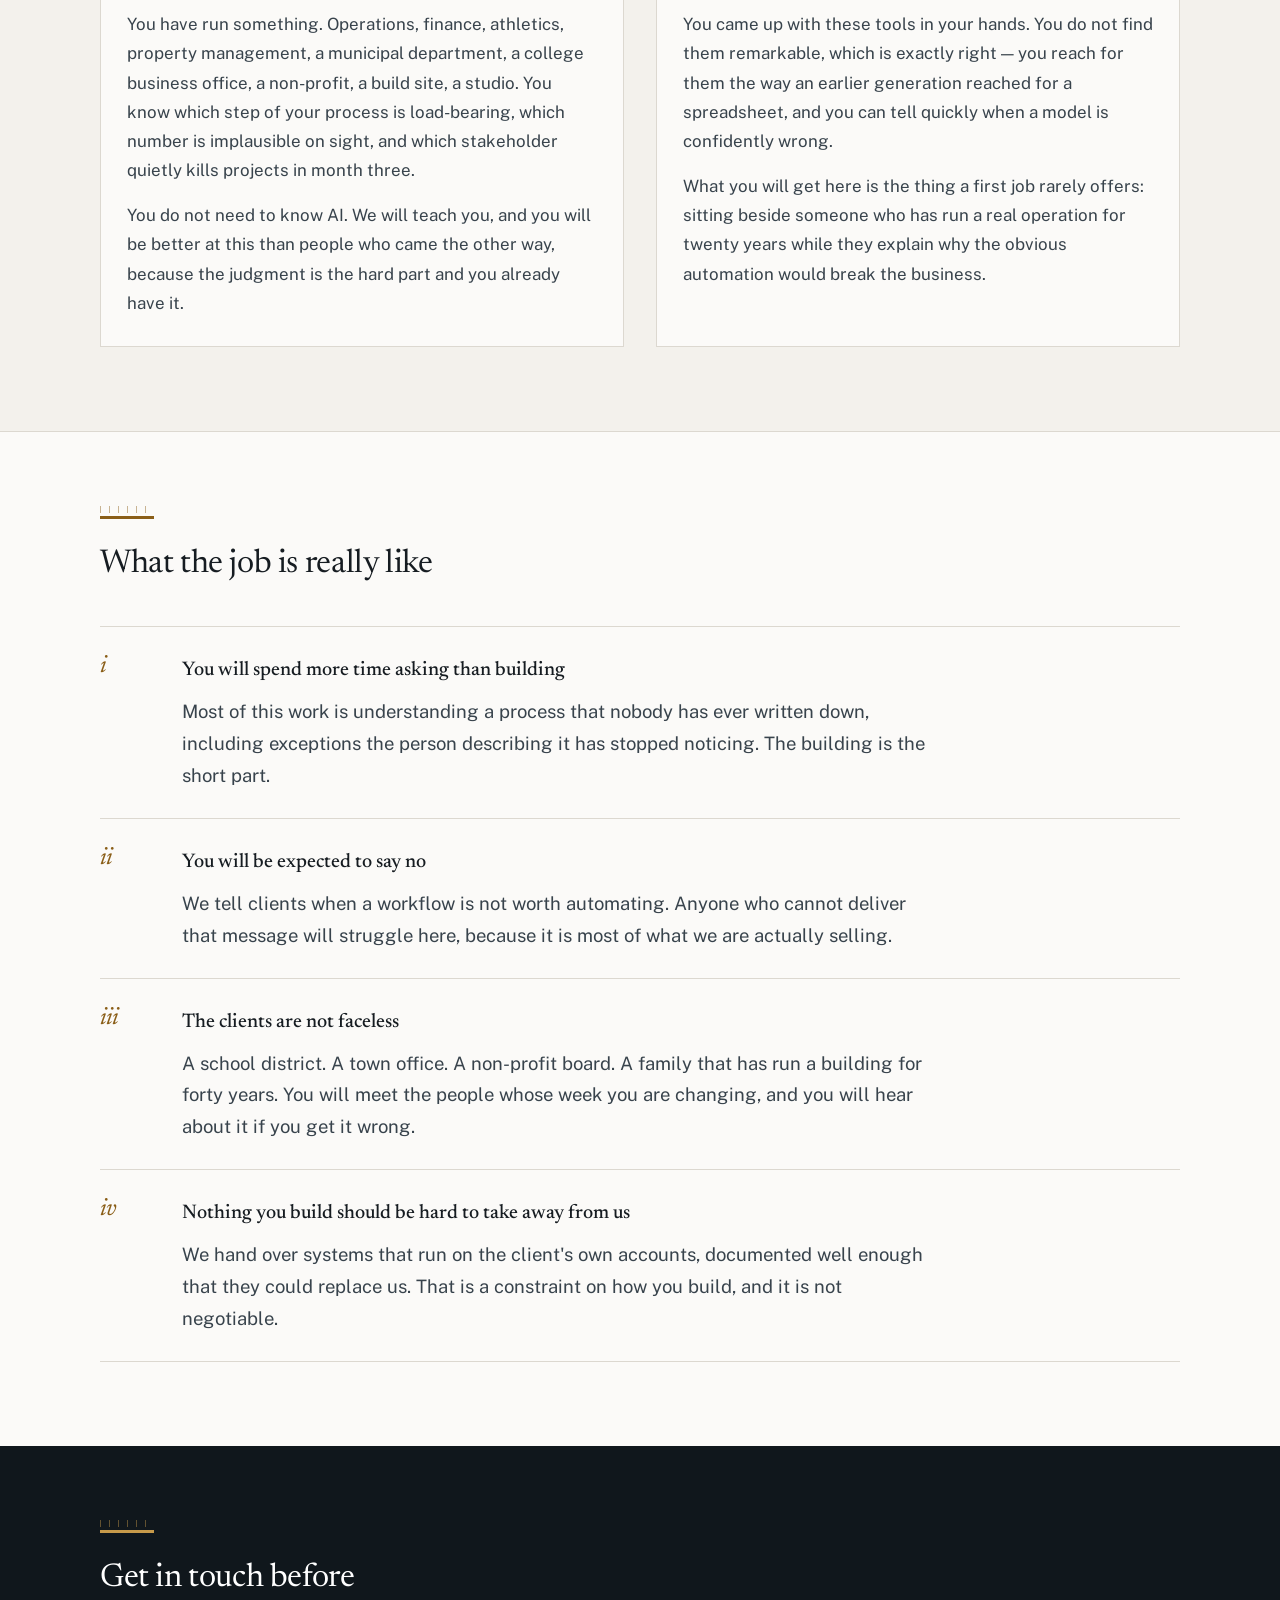
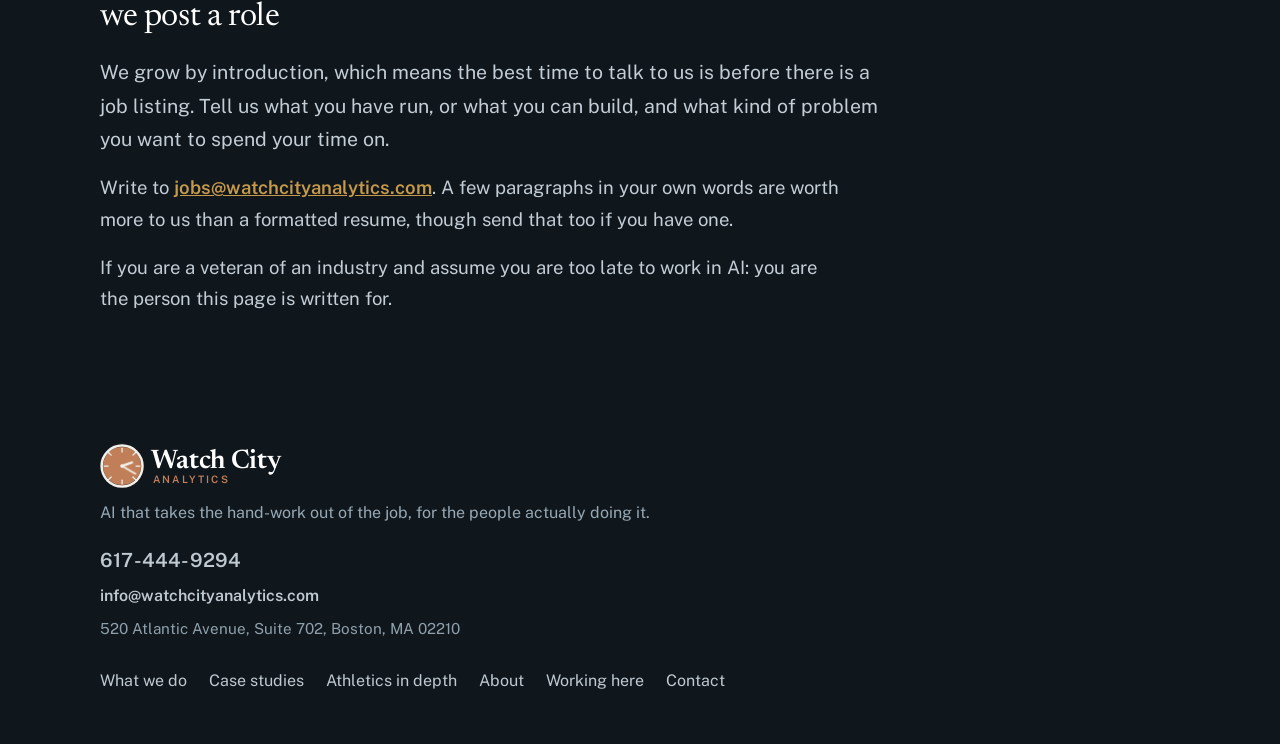
<file: careers.html>
<!doctype html>
<html lang="en">
<head>
<meta charset="utf-8">
<meta name="viewport" content="width=device-width, initial-scale=1">
<title>Working here — Watch City Analytics</title>
<meta name="description" content="The discipline of a turnaround without the extraction. We are growing deliberately, so the best time to talk to us is before there is a job listing.">
<link rel="canonical" href="https://watchcityanalytics.com/careers.html">
<link rel="icon" href="favicon.svg" type="image/svg+xml">
<meta property="og:type" content="website">
<meta property="og:site_name" content="Watch City Analytics">
<meta property="og:url" content="https://watchcityanalytics.com/careers.html">
<meta property="og:title" content="Working here — Watch City Analytics">
<meta property="og:description" content="We hire people who know an industry cold, and people who grew up fluent in the tools.">
<meta name="twitter:card" content="summary">
<link rel="preconnect" href="https://fonts.googleapis.com">
<link rel="preconnect" href="https://fonts.gstatic.com" crossorigin>
<link href="https://fonts.googleapis.com/css2?family=Newsreader:ital,opsz,wght@0,6..72,400;0,6..72,500;1,6..72,400&family=Public+Sans:wght@400;500;600&display=swap" rel="stylesheet">
<link rel="stylesheet" href="style.css">
</head>
<body>
<a class="skip" href="#main">Skip to the content</a>

<header class="site">
  <div class="wrap">
    <a class="brand" href="index.html" aria-label="Watch City Analytics — home">
      <svg class="logo" viewBox="0 0 330 68" aria-hidden="true" focusable="false">
        <defs><clipPath id="wcaDial"><circle cx="30" cy="34" r="26"/></clipPath></defs>
        <g clip-path="url(#wcaDial)"><rect class="lgLevel" x="2" y="42" width="56" height="72"/></g>
        <circle class="lgCase" cx="30" cy="34" r="27.8"/>
        <g class="lgTicks">
          <line x1="30" y1="10" x2="30" y2="15"/><line x1="30" y1="53" x2="30" y2="58"/>
          <line x1="6" y1="34" x2="11" y2="34"/><line x1="49" y1="34" x2="54" y2="34"/>
          <line x1="48.4" y1="15.6" x2="44.8" y2="19.2"/><line x1="11.6" y1="15.6" x2="15.2" y2="19.2"/>
          <line x1="48.4" y1="52.4" x2="44.8" y2="48.8"/><line x1="11.6" y1="52.4" x2="15.2" y2="48.8"/>
        </g>
        <line class="lgHour" x1="30" y1="34" x2="40.7" y2="43.0"/>
        <line class="lgMin"  x1="30" y1="34" x2="48.2" y2="44.5"/>
        <circle class="lgPivot" cx="30" cy="34" r="2.4"/>
        <text class="lgWord" x="70" y="37">Watch City</text>
        <text class="lgSub"  x="72" y="57">ANALYTICS</text>
      </svg>
    </a>
    <nav class="site"><ul>
      <li><a href="index.html">Home</a></li>
      <li><a href="services.html">What we do</a></li>
      <li><a href="casestudies.html">Case studies</a></li>
      <li><a href="about.html">About</a></li>
      <li><a href="contact.html">Contact</a></li>
    </ul></nav>
  </div>
</header>
<span id="main" tabindex="-1"></span>

<div class="pagehead">
  <div class="wrap">
    <h1>The discipline of a turnaround, without the extraction.</h1>
    <p>We are building a firm around two kinds of people who are rarely in the same room.</p>
  </div>
</div>

<section>
  <div class="wrap">
    <div class="split">
      <div>
        <div class="rule"></div>
        <h2>What we actually do, described honestly</h2>
        <p class="lede">When private equity takes over a company, the first people it sends in are operators. People who understand how the work is really done, who find where effort is being wasted, and who rebuild the process around what matters. That part works. It is why the model exists.</p>

        <p>What happens afterward is the part people object to. The gains are extracted, the balance sheet carries the cost, and the operation is left thinner than it was found.</p>

        <p>We do the first half, for organizations nobody is buying. State and local government, school districts and colleges, small businesses and non-profits — and the builders, designers, developers, artists and coaches inside them, doing too much with too little and never offered that kind of attention. We find the waste, rebuild the process, and leave the gains where they were made.</p>

        <p class="pull">The same discipline. The opposite purpose.</p>

        <p>That is the work, and it is why the hiring looks the way it does.</p>
      </div>
      <aside class="rail">
        <div class="note"><b>HOW WE WORK</b><span>Small engagements, scoped to one workflow at a time. Remote, with real time on site when the work needs eyes on it. Based in Maine and Massachusetts.</span></div>
        <div class="note"><b>WHAT WE WILL NOT DO</b><span>Headcount reduction as the goal. We are hired to give capacity back to people who are stretched, not to justify removing them.</span></div>
      </aside>
    </div>
  </div>
</section>

<section class="alt">
  <div class="wrap">
    <div class="rule"></div>
    <h2>Two kinds of people, deliberately</h2>
    <p class="lede">Most firms in this space hire one or the other and hope the gap closes itself. It does not. The whole method depends on both being in the room.</p>

    <div class="grid two">
      <div class="card">
        <h3>Industry veterans</h3>
        <p>You have run something. Operations, finance, athletics, property management, a municipal department, a college business office, a non-profit, a build site, a studio. You know which step of your process is load-bearing, which number is implausible on sight, and which stakeholder quietly kills projects in month three.</p>
        <p>You do not need to know AI. We will teach you, and you will be better at this than people who came the other way, because the judgment is the hard part and you already have it.</p>
      </div>
      <div class="card">
        <h3>New graduates who are fluent</h3>
        <p>You came up with these tools in your hands. You do not find them remarkable, which is exactly right — you reach for them the way an earlier generation reached for a spreadsheet, and you can tell quickly when a model is confidently wrong.</p>
        <p>What you will get here is the thing a first job rarely offers: sitting beside someone who has run a real operation for twenty years while they explain why the obvious automation would break the business.</p>
      </div>
    </div>

  </div>
</section>

<section>
  <div class="wrap">
    <div class="rule"></div>
    <h2>What the job is really like</h2>

    <div class="steps">
      <div class="step">
        <div class="num">i</div>
        <div>
          <h3>You will spend more time asking than building</h3>
          <p>Most of this work is understanding a process that nobody has ever written down, including exceptions the person describing it has stopped noticing. The building is the short part.</p>
        </div>
      </div>
      <div class="step">
        <div class="num">ii</div>
        <div>
          <h3>You will be expected to say no</h3>
          <p>We tell clients when a workflow is not worth automating. Anyone who cannot deliver that message will struggle here, because it is most of what we are actually selling.</p>
        </div>
      </div>
      <div class="step">
        <div class="num">iii</div>
        <div>
          <h3>The clients are not faceless</h3>
          <p>A school district. A town office. A non-profit board. A family that has run a building for forty years. You will meet the people whose week you are changing, and you will hear about it if you get it wrong.</p>
        </div>
      </div>
      <div class="step">
        <div class="num">iv</div>
        <div>
          <h3>Nothing you build should be hard to take away from us</h3>
          <p>We hand over systems that run on the client's own accounts, documented well enough that they could replace us. That is a constraint on how you build, and it is not negotiable.</p>
        </div>
      </div>
    </div>
  </div>
</section>

<section class="dark">
  <div class="wrap">
    <div class="rule"></div>
    <h2>Get in touch before we post a role</h2>
    <p class="lede" style="color:#C3CDD5">We grow by introduction, which means the best time to talk to us is before there is a job listing. Tell us what you have run, or what you can build, and what kind of problem you want to spend your time on.</p>
    <p style="margin-top:16px">Write to <a href="mailto:jobs@watchcityanalytics.com" style="color:#C79A4A;font-weight:600">jobs@watchcityanalytics.com</a>. A few paragraphs in your own words are worth more to us than a formatted resume, though send that too if you have one.</p>
    <p style="margin-top:16px">If you are a veteran of an industry and assume you are too late to work in AI: you are the person this page is written for.</p>
  </div>
</section>

<footer class="site">
  <div class="wrap">
    <div>
      <svg class="footmark" viewBox="0 0 330 68" aria-hidden="true" focusable="false">
        <defs><clipPath id="wcaDialF"><circle cx="30" cy="34" r="26"/></clipPath></defs>
        <g clip-path="url(#wcaDialF)"><rect class="lgLevel" x="2" y="42" width="56" height="72"/></g>
        <circle class="lgCase" cx="30" cy="34" r="27.8"/>
        <g class="lgTicks">
          <line x1="30" y1="10" x2="30" y2="15"/><line x1="30" y1="53" x2="30" y2="58"/>
          <line x1="6" y1="34" x2="11" y2="34"/><line x1="49" y1="34" x2="54" y2="34"/>
          <line x1="48.4" y1="15.6" x2="44.8" y2="19.2"/><line x1="11.6" y1="15.6" x2="15.2" y2="19.2"/>
          <line x1="48.4" y1="52.4" x2="44.8" y2="48.8"/><line x1="11.6" y1="52.4" x2="15.2" y2="48.8"/>
        </g>
        <line class="lgHour" x1="30" y1="34" x2="40.7" y2="43.0"/>
        <line class="lgMin"  x1="30" y1="34" x2="48.2" y2="44.5"/>
        <circle class="lgPivot" cx="30" cy="34" r="2.4"/>
        <text class="lgWord" x="70" y="37">Watch City</text>
        <text class="lgSub"  x="72" y="57">ANALYTICS</text>
      </svg>
      <div style="margin-top:8px">AI that takes the hand-work out of the job, for the people actually doing it.</div>
      <div class="footcontact">
        <a href="tel:+16174449294">617-444-9294</a>
        <a href="mailto:info@watchcityanalytics.com">info@watchcityanalytics.com</a>
        <span>520 Atlantic Avenue, Suite 702, Boston, MA 02210</span>
      </div>
    </div>
    <ul>
      <li><a href="services.html">What we do</a></li>
      <li><a href="casestudies.html">Case studies</a></li>
      <li><a href="athletics.html">Athletics in depth</a></li>
      <li><a href="about.html">About</a></li>
      <li><a href="careers.html">Working here</a></li>
      <li><a href="contact.html">Contact</a></li>
    </ul>
  </div>
</footer>

</body>
</html>
</file>
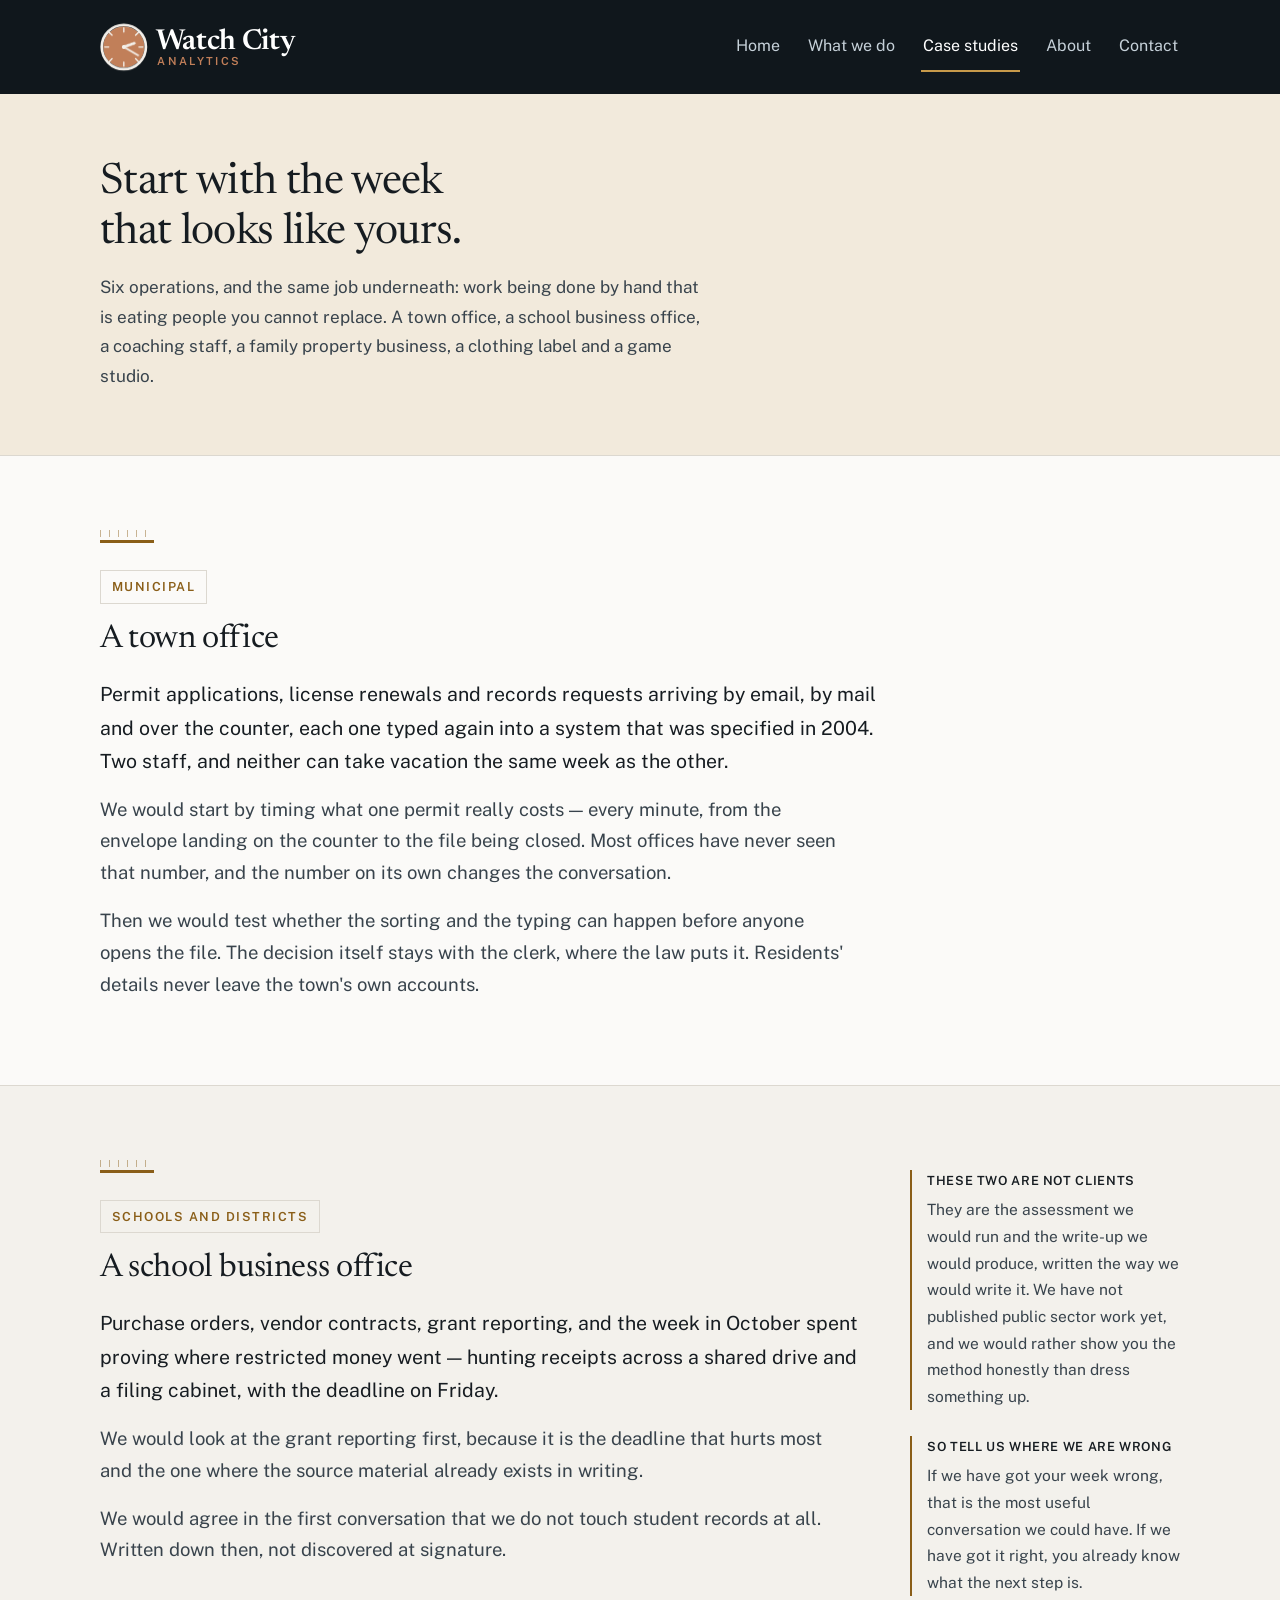
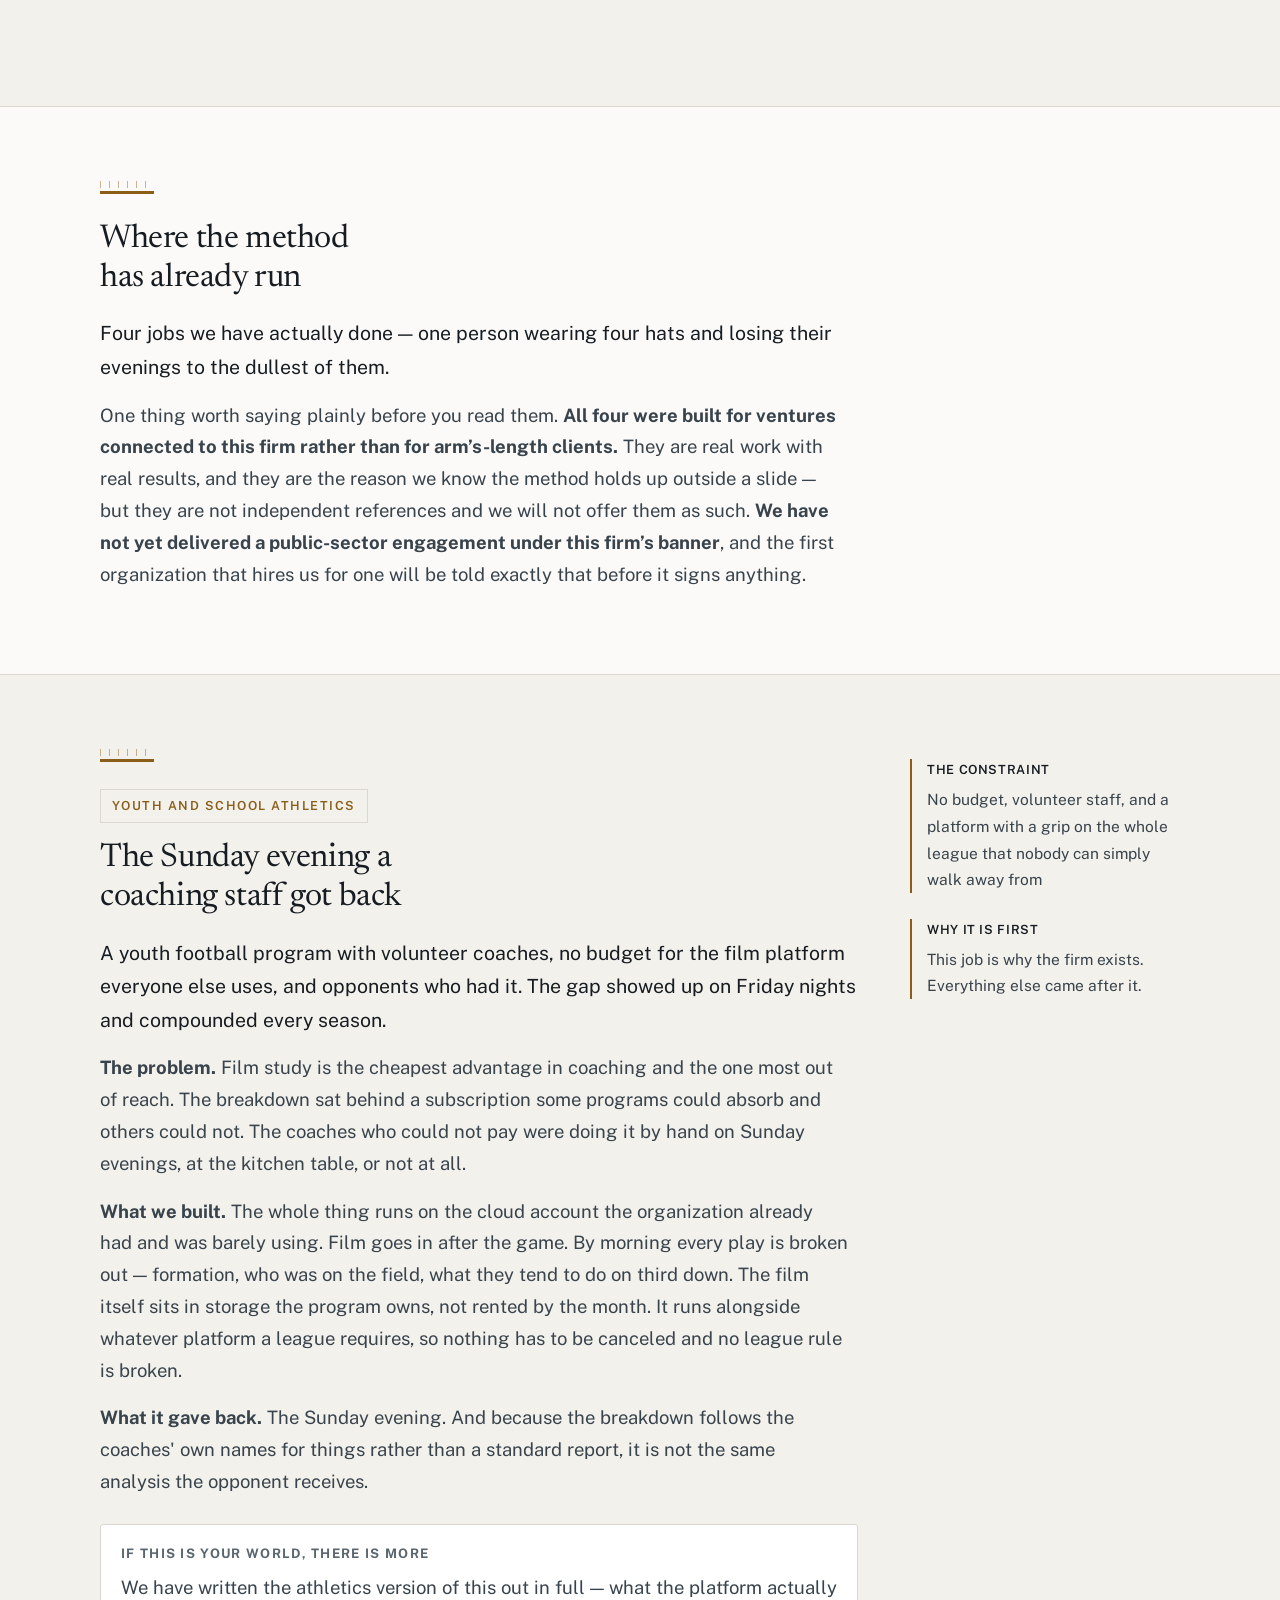
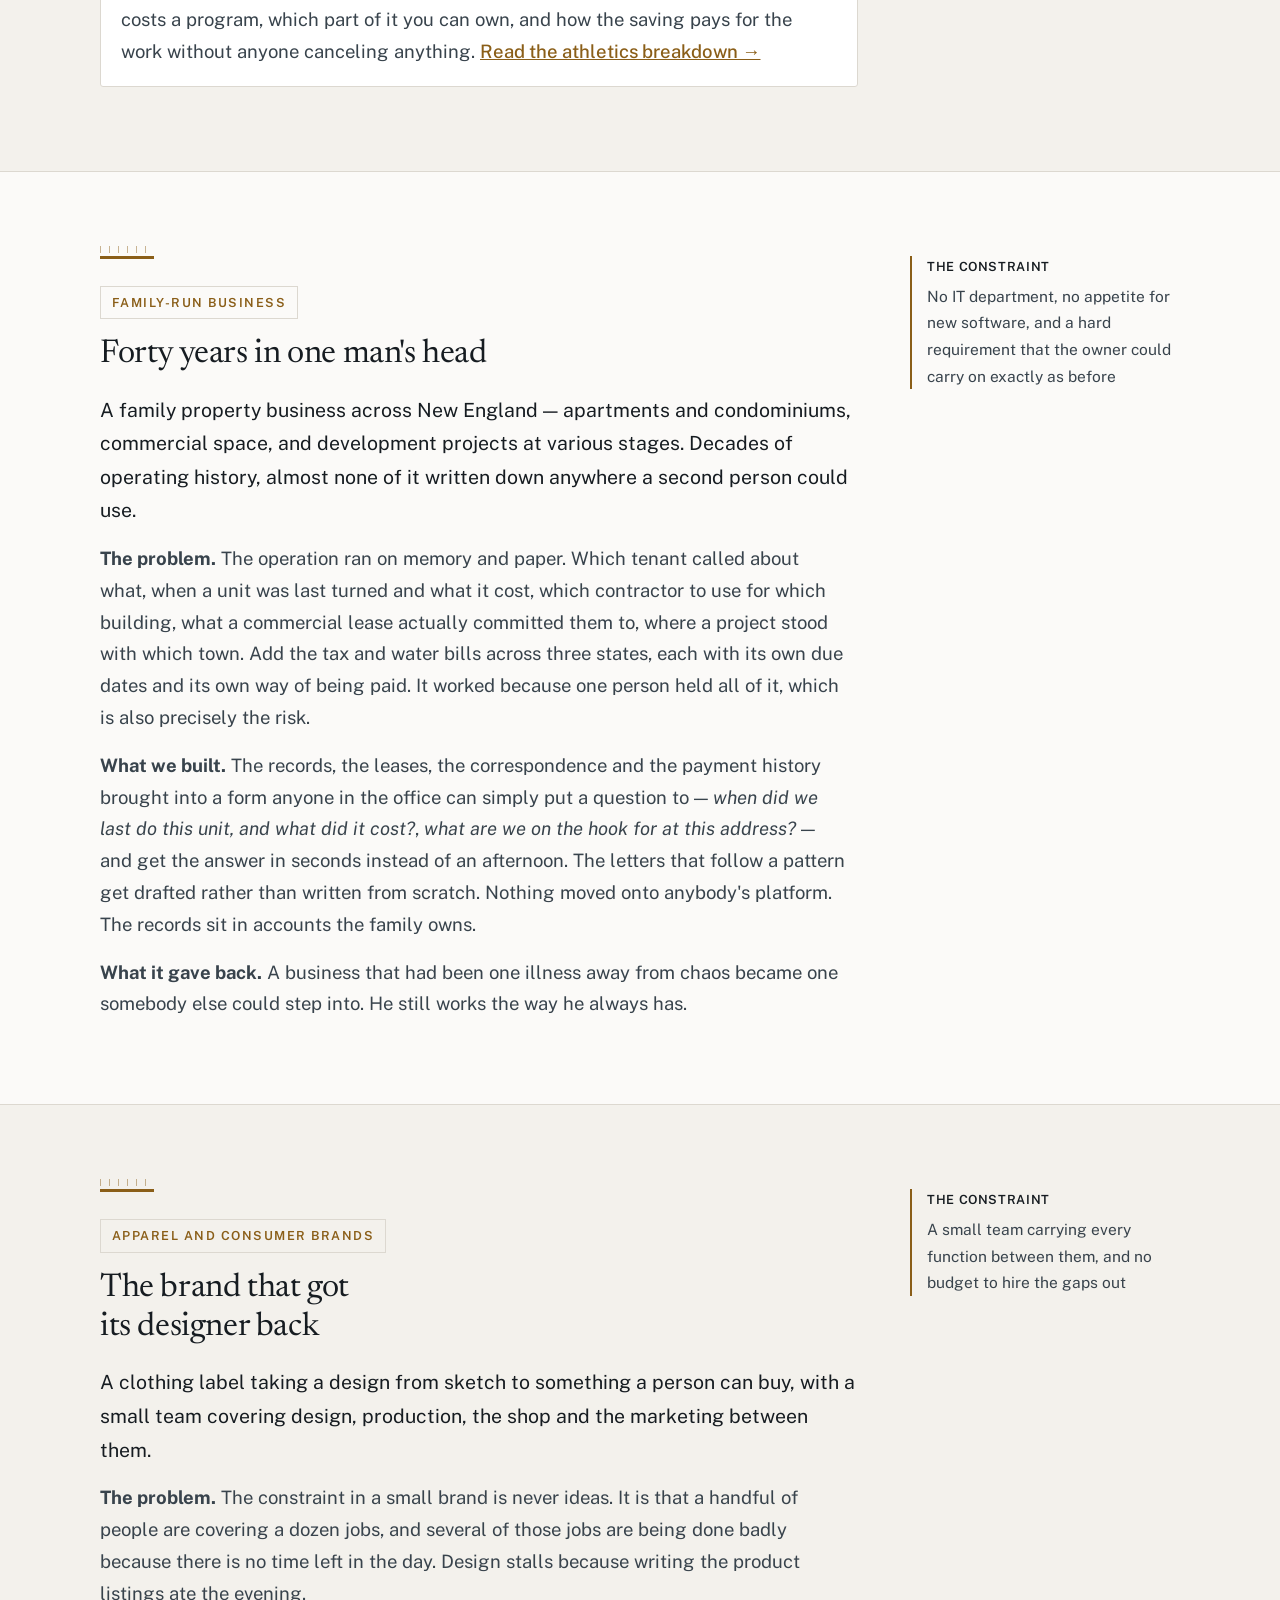
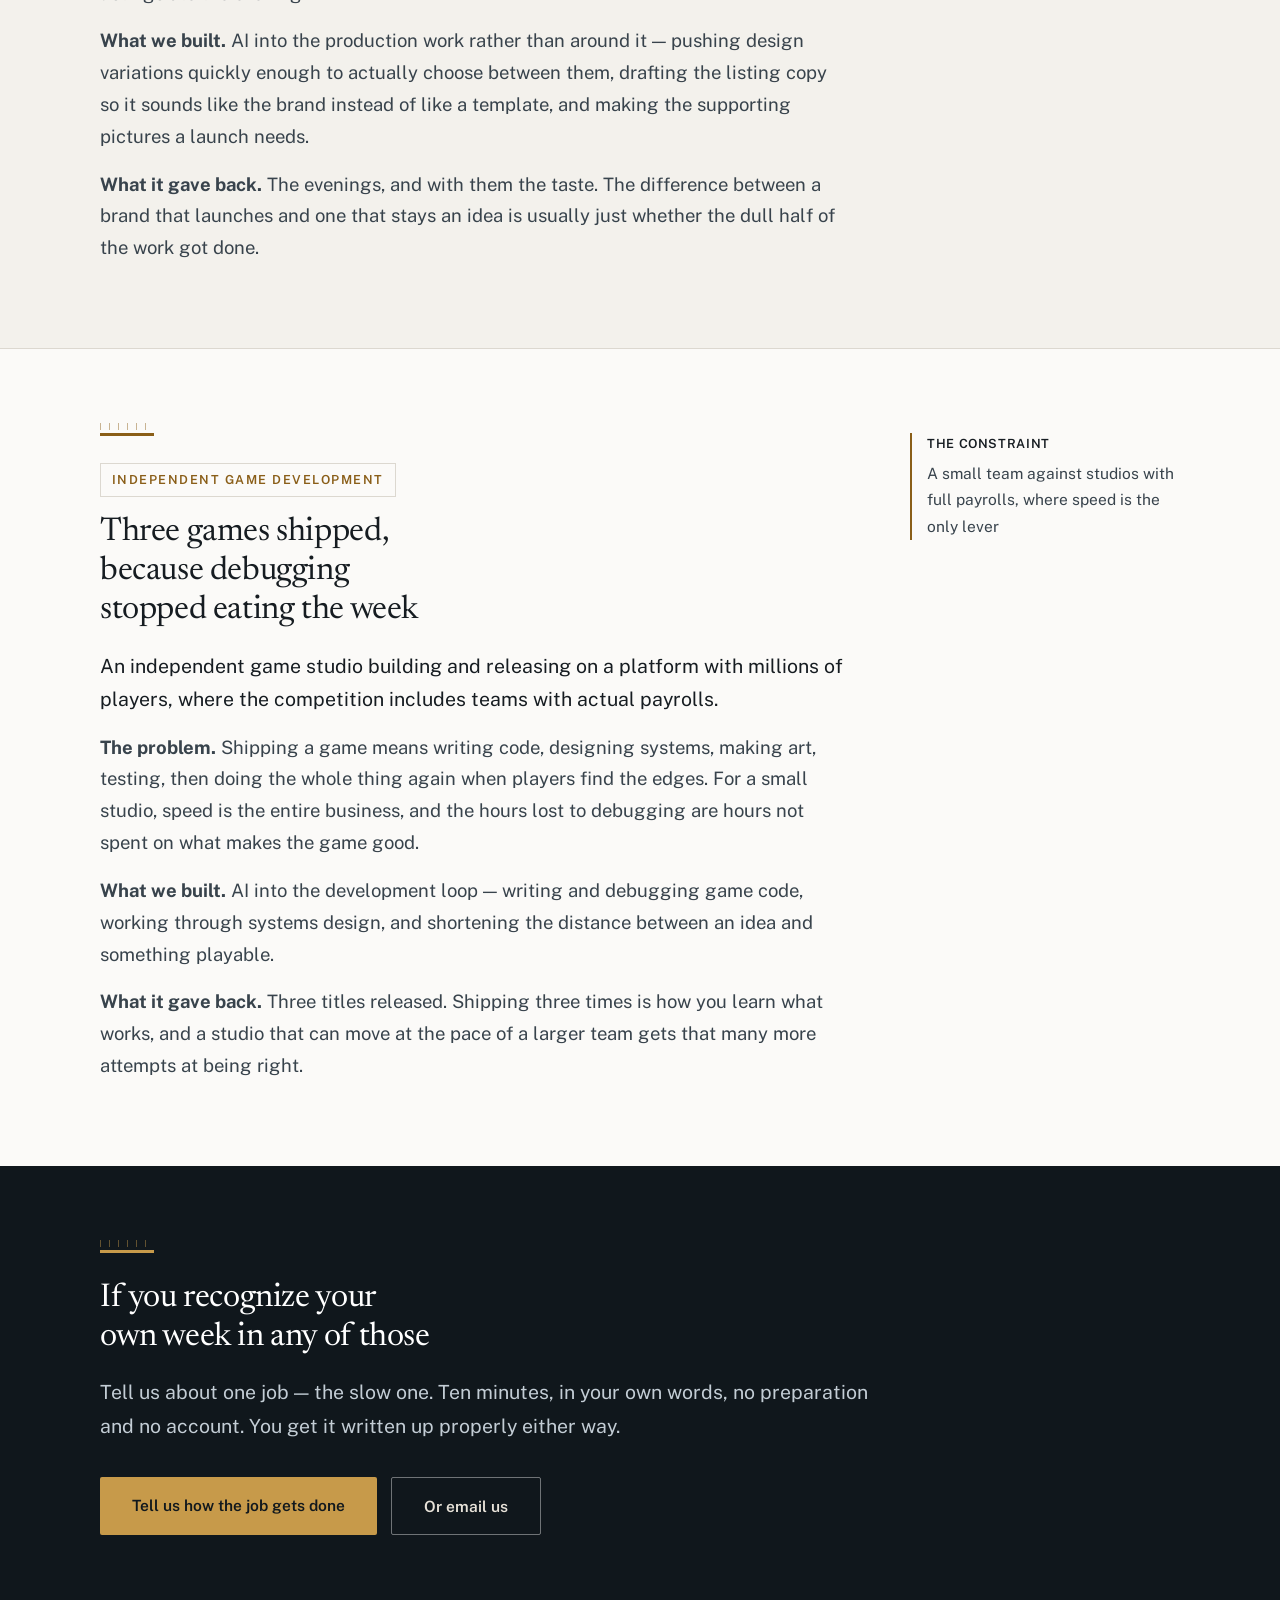
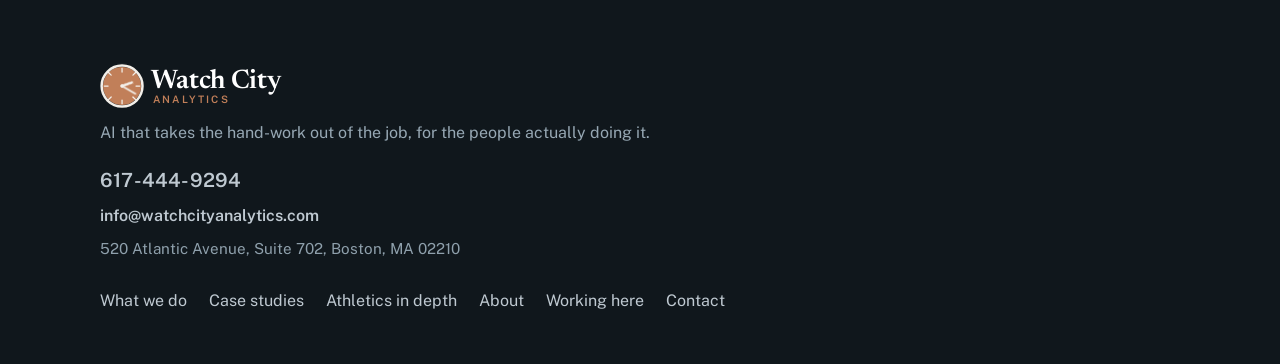
<file: casestudies.html>
<!doctype html>
<html lang="en">
<head>
<meta charset="utf-8">
<meta name="viewport" content="width=device-width, initial-scale=1">
<title>Case studies — Watch City Analytics</title>
<meta name="description" content="Four jobs we have done, and two we have not been hired for yet, written out in full. One method, and what it gave each of them back.">
<link rel="canonical" href="https://watchcityanalytics.com/casestudies.html">
<link rel="icon" href="favicon.svg" type="image/svg+xml">
<meta property="og:type" content="website">
<meta property="og:site_name" content="Watch City Analytics">
<meta property="og:url" content="https://watchcityanalytics.com/casestudies.html">
<meta property="og:title" content="Case studies — Watch City Analytics">
<meta property="og:description" content="Four we have done, two we have not. Start with the week that looks like yours.">
<meta name="twitter:card" content="summary">
<link rel="preconnect" href="https://fonts.googleapis.com">
<link rel="preconnect" href="https://fonts.gstatic.com" crossorigin>
<link href="https://fonts.googleapis.com/css2?family=Newsreader:ital,opsz,wght@0,6..72,400;0,6..72,500;1,6..72,400&family=Public+Sans:wght@400;500;600&display=swap" rel="stylesheet">
<link rel="stylesheet" href="style.css">
</head>
<body>
<a class="skip" href="#main">Skip to the content</a>

<header class="site">
  <div class="wrap">
    <a class="brand" href="index.html" aria-label="Watch City Analytics — home">
      <svg class="logo" viewBox="0 0 330 68" aria-hidden="true" focusable="false">
        <defs><clipPath id="wcaDial"><circle cx="30" cy="34" r="26"/></clipPath></defs>
        <g clip-path="url(#wcaDial)"><rect class="lgLevel" x="2" y="42" width="56" height="72"/></g>
        <circle class="lgCase" cx="30" cy="34" r="27.8"/>
        <g class="lgTicks">
          <line x1="30" y1="10" x2="30" y2="15"/><line x1="30" y1="53" x2="30" y2="58"/>
          <line x1="6" y1="34" x2="11" y2="34"/><line x1="49" y1="34" x2="54" y2="34"/>
          <line x1="48.4" y1="15.6" x2="44.8" y2="19.2"/><line x1="11.6" y1="15.6" x2="15.2" y2="19.2"/>
          <line x1="48.4" y1="52.4" x2="44.8" y2="48.8"/><line x1="11.6" y1="52.4" x2="15.2" y2="48.8"/>
        </g>
        <line class="lgHour" x1="30" y1="34" x2="40.7" y2="43.0"/>
        <line class="lgMin"  x1="30" y1="34" x2="48.2" y2="44.5"/>
        <circle class="lgPivot" cx="30" cy="34" r="2.4"/>
        <text class="lgWord" x="70" y="37">Watch City</text>
        <text class="lgSub"  x="72" y="57">ANALYTICS</text>
      </svg>
    </a>
    <nav class="site"><ul>
      <li><a href="index.html">Home</a></li>
      <li><a href="services.html">What we do</a></li>
      <li><a href="casestudies.html" aria-current="page">Case studies</a></li>
      <li><a href="about.html">About</a></li>
      <li><a href="contact.html">Contact</a></li>
    </ul></nav>
  </div>
</header>
<span id="main" tabindex="-1"></span>

<div class="pagehead">
  <div class="wrap">
    <h1>Start with the week that looks like yours.</h1>
    <p>Six operations, and the same job underneath: work being done by hand that is eating people you cannot replace. A town office, a school business office, a coaching staff, a family property business, a clothing label and a game studio.</p>
  </div>
</div>

<section>
  <div class="wrap">
    <div class="rule"></div>
    <span class="tag">Municipal</span>
    <h2>A town office</h2>
    <p class="lede">Permit applications, license renewals and records requests arriving by email, by mail and over the counter, each one typed again into a system that was specified in 2004. Two staff, and neither can take vacation the same week as the other.</p>

    <p>We would start by timing what one permit really costs — every minute, from the envelope landing on the counter to the file being closed. Most offices have never seen that number, and the number on its own changes the conversation.</p>

    <p>Then we would test whether the sorting and the typing can happen before anyone opens the file. The decision itself stays with the clerk, where the law puts it. Residents' details never leave the town's own accounts.</p>
  </div>
</section>

<section class="alt">
  <div class="wrap">
    <div class="split">
      <div>
        <div class="rule"></div>
        <span class="tag">Schools and districts</span>
        <h2>A school business office</h2>
        <p class="lede">Purchase orders, vendor contracts, grant reporting, and the week in October spent proving where restricted money went — hunting receipts across a shared drive and a filing cabinet, with the deadline on Friday.</p>

        <p>We would look at the grant reporting first, because it is the deadline that hurts most and the one where the source material already exists in writing.</p>

        <p>We would agree in the first conversation that we do not touch student records at all. Written down then, not discovered at signature.</p>
      </div>
      <aside class="rail">
        <div class="note"><b>THESE TWO ARE NOT CLIENTS</b><span>They are the assessment we would run and the write-up we would produce, written the way we would write it. We have not published public sector work yet, and we would rather show you the method honestly than dress something up.</span></div>
        <div class="note"><b>SO TELL US WHERE WE ARE WRONG</b><span>If we have got your week wrong, that is the most useful conversation we could have. If we have got it right, you already know what the next step is.</span></div>
      </aside>
    </div>
  </div>
</section>

<section>
  <div class="wrap">
    <div class="rule"></div>
    <h2>Where the method has already run</h2>
    <p class="lede">Four jobs we have actually done &mdash; one person wearing four hats and losing their evenings to the dullest of them.</p>
    <p>One thing worth saying plainly before you read them. <strong>All four were built for ventures connected to this firm rather than for arm&rsquo;s-length clients.</strong> They are real work with real results, and they are the reason we know the method holds up outside a slide &mdash; but they are not independent references and we will not offer them as such. <strong>We have not yet delivered a public-sector engagement under this firm&rsquo;s banner</strong>, and the first organization that hires us for one will be told exactly that before it signs anything.</p>
  </div>
</section>

<section class="alt">
  <div class="wrap">
    <div class="split">
      <div>
        <div class="rule"></div>
        <span class="tag">Youth and school athletics</span>
        <h2>The Sunday evening a coaching staff got back</h2>
        <p class="lede">A youth football program with volunteer coaches, no budget for the film platform everyone else uses, and opponents who had it. The gap showed up on Friday nights and compounded every season.</p>

        <p><strong>The problem.</strong> Film study is the cheapest advantage in coaching and the one most out of reach. The breakdown sat behind a subscription some programs could absorb and others could not. The coaches who could not pay were doing it by hand on Sunday evenings, at the kitchen table, or not at all.</p>

        <p><strong>What we built.</strong> The whole thing runs on the cloud account the organization already had and was barely using. Film goes in after the game. By morning every play is broken out — formation, who was on the field, what they tend to do on third down. The film itself sits in storage the program owns, not rented by the month. It runs alongside whatever platform a league requires, so nothing has to be canceled and no league rule is broken.</p>

        <p><strong>What it gave back.</strong> The Sunday evening. And because the breakdown follows the coaches' own names for things rather than a standard report, it is not the same analysis the opponent receives.</p>

        <div class="deeper">
          <b>If this is your world, there is more</b>
          <p style="margin:0">We have written the athletics version of this out in full — what the platform actually costs a program, which part of it you can own, and how the saving pays for the work without anyone canceling anything. <a href="athletics.html">Read the athletics breakdown &rarr;</a></p>
        </div>
      </div>
      <aside class="rail">
        <div class="note"><b>THE CONSTRAINT</b><span>No budget, volunteer staff, and a platform with a grip on the whole league that nobody can simply walk away from</span></div>
        <div class="note"><b>WHY IT IS FIRST</b><span>This job is why the firm exists. Everything else came after it.</span></div>
      </aside>
    </div>
  </div>
</section>

<section>
  <div class="wrap">
    <div class="split">
      <div>
        <div class="rule"></div>
        <span class="tag">Family-run business</span>
        <h2>Forty years in one man's head</h2>
        <p class="lede">A family property business across New England &mdash; apartments and condominiums, commercial space, and development projects at various stages. Decades of operating history, almost none of it written down anywhere a second person could use.</p>

        <p><strong>The problem.</strong> The operation ran on memory and paper. Which tenant called about what, when a unit was last turned and what it cost, which contractor to use for which building, what a commercial lease actually committed them to, where a project stood with which town. Add the tax and water bills across three states, each with its own due dates and its own way of being paid. It worked because one person held all of it, which is also precisely the risk.</p>

        <p><strong>What we built.</strong> The records, the leases, the correspondence and the payment history brought into a form anyone in the office can simply put a question to — <em>when did we last do this unit, and what did it cost?</em>, <em>what are we on the hook for at this address?</em> — and get the answer in seconds instead of an afternoon. The letters that follow a pattern get drafted rather than written from scratch. Nothing moved onto anybody's platform. The records sit in accounts the family owns.</p>

        <p><strong>What it gave back.</strong> A business that had been one illness away from chaos became one somebody else could step into. He still works the way he always has.</p>
      </div>
      <aside class="rail">
        <div class="note"><b>THE CONSTRAINT</b><span>No IT department, no appetite for new software, and a hard requirement that the owner could carry on exactly as before</span></div>
      </aside>
    </div>
  </div>
</section>

<section class="alt">
  <div class="wrap">
    <div class="split">
      <div>
        <div class="rule"></div>
        <span class="tag">Apparel and consumer brands</span>
        <h2>The brand that got its designer back</h2>
        <p class="lede">A clothing label taking a design from sketch to something a person can buy, with a small team covering design, production, the shop and the marketing between them.</p>

        <p><strong>The problem.</strong> The constraint in a small brand is never ideas. It is that a handful of people are covering a dozen jobs, and several of those jobs are being done badly because there is no time left in the day. Design stalls because writing the product listings ate the evening.</p>

        <p><strong>What we built.</strong> AI into the production work rather than around it — pushing design variations quickly enough to actually choose between them, drafting the listing copy so it sounds like the brand instead of like a template, and making the supporting pictures a launch needs.</p>

        <p><strong>What it gave back.</strong> The evenings, and with them the taste. The difference between a brand that launches and one that stays an idea is usually just whether the dull half of the work got done.</p>
      </div>
      <aside class="rail">
        <div class="note"><b>THE CONSTRAINT</b><span>A small team carrying every function between them, and no budget to hire the gaps out</span></div>
      </aside>
    </div>
  </div>
</section>

<section>
  <div class="wrap">
    <div class="split">
      <div>
        <div class="rule"></div>
        <span class="tag">Independent game development</span>
        <h2>Three games shipped, because debugging stopped eating the week</h2>
        <p class="lede">An independent game studio building and releasing on a platform with millions of players, where the competition includes teams with actual payrolls.</p>

        <p><strong>The problem.</strong> Shipping a game means writing code, designing systems, making art, testing, then doing the whole thing again when players find the edges. For a small studio, speed is the entire business, and the hours lost to debugging are hours not spent on what makes the game good.</p>

        <p><strong>What we built.</strong> AI into the development loop — writing and debugging game code, working through systems design, and shortening the distance between an idea and something playable.</p>

        <p><strong>What it gave back.</strong> Three titles released. Shipping three times is how you learn what works, and a studio that can move at the pace of a larger team gets that many more attempts at being right.</p>
      </div>
      <aside class="rail">
        <div class="note"><b>THE CONSTRAINT</b><span>A small team against studios with full payrolls, where speed is the only lever</span></div>
      </aside>
    </div>
  </div>
</section>

<section class="dark">
  <div class="wrap">
    <div class="rule"></div>
    <h2>If you recognize your own week in any of those</h2>
    <p class="lede" style="color:#C3CDD5">Tell us about one job — the slow one. Ten minutes, in your own words, no preparation and no account. You get it written up properly either way.</p>
    <div class="actions">
      <a class="btn light" href="https://interview.watchcityanalytics.com/">Tell us how the job gets done</a>
      <a class="btn ghost" href="contact.html">Or email us</a>
    </div>
  </div>
</section>

<footer class="site">
  <div class="wrap">
    <div>
      <svg class="footmark" viewBox="0 0 330 68" aria-hidden="true" focusable="false">
        <defs><clipPath id="wcaDialF"><circle cx="30" cy="34" r="26"/></clipPath></defs>
        <g clip-path="url(#wcaDialF)"><rect class="lgLevel" x="2" y="42" width="56" height="72"/></g>
        <circle class="lgCase" cx="30" cy="34" r="27.8"/>
        <g class="lgTicks">
          <line x1="30" y1="10" x2="30" y2="15"/><line x1="30" y1="53" x2="30" y2="58"/>
          <line x1="6" y1="34" x2="11" y2="34"/><line x1="49" y1="34" x2="54" y2="34"/>
          <line x1="48.4" y1="15.6" x2="44.8" y2="19.2"/><line x1="11.6" y1="15.6" x2="15.2" y2="19.2"/>
          <line x1="48.4" y1="52.4" x2="44.8" y2="48.8"/><line x1="11.6" y1="52.4" x2="15.2" y2="48.8"/>
        </g>
        <line class="lgHour" x1="30" y1="34" x2="40.7" y2="43.0"/>
        <line class="lgMin"  x1="30" y1="34" x2="48.2" y2="44.5"/>
        <circle class="lgPivot" cx="30" cy="34" r="2.4"/>
        <text class="lgWord" x="70" y="37">Watch City</text>
        <text class="lgSub"  x="72" y="57">ANALYTICS</text>
      </svg>
      <div style="margin-top:8px">AI that takes the hand-work out of the job, for the people actually doing it.</div>
      <div class="footcontact">
        <a href="tel:+16174449294">617-444-9294</a>
        <a href="mailto:info@watchcityanalytics.com">info@watchcityanalytics.com</a>
        <span>520 Atlantic Avenue, Suite 702, Boston, MA 02210</span>
      </div>
    </div>
    <ul>
      <li><a href="services.html">What we do</a></li>
      <li><a href="casestudies.html">Case studies</a></li>
      <li><a href="athletics.html">Athletics in depth</a></li>
      <li><a href="about.html">About</a></li>
      <li><a href="careers.html">Working here</a></li>
      <li><a href="contact.html">Contact</a></li>
    </ul>
  </div>
</footer>

</body>
</html>
</file>
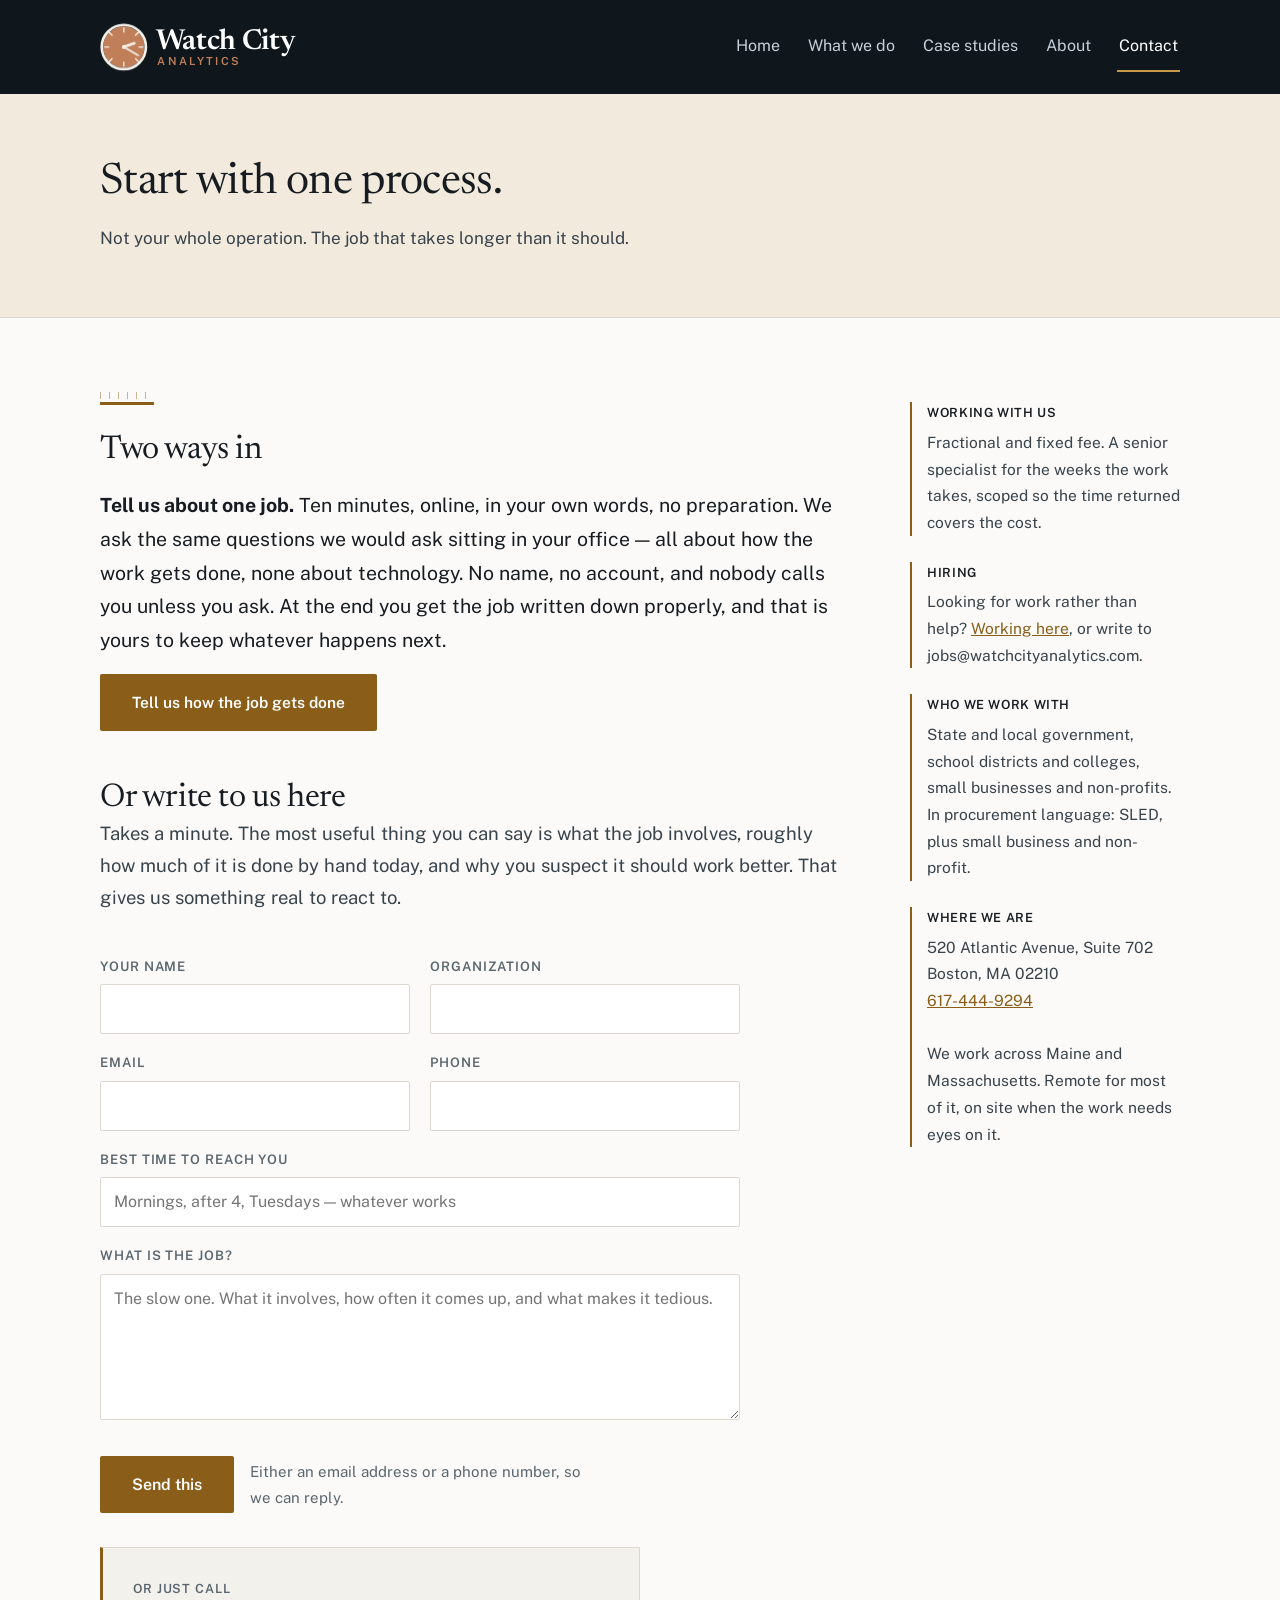
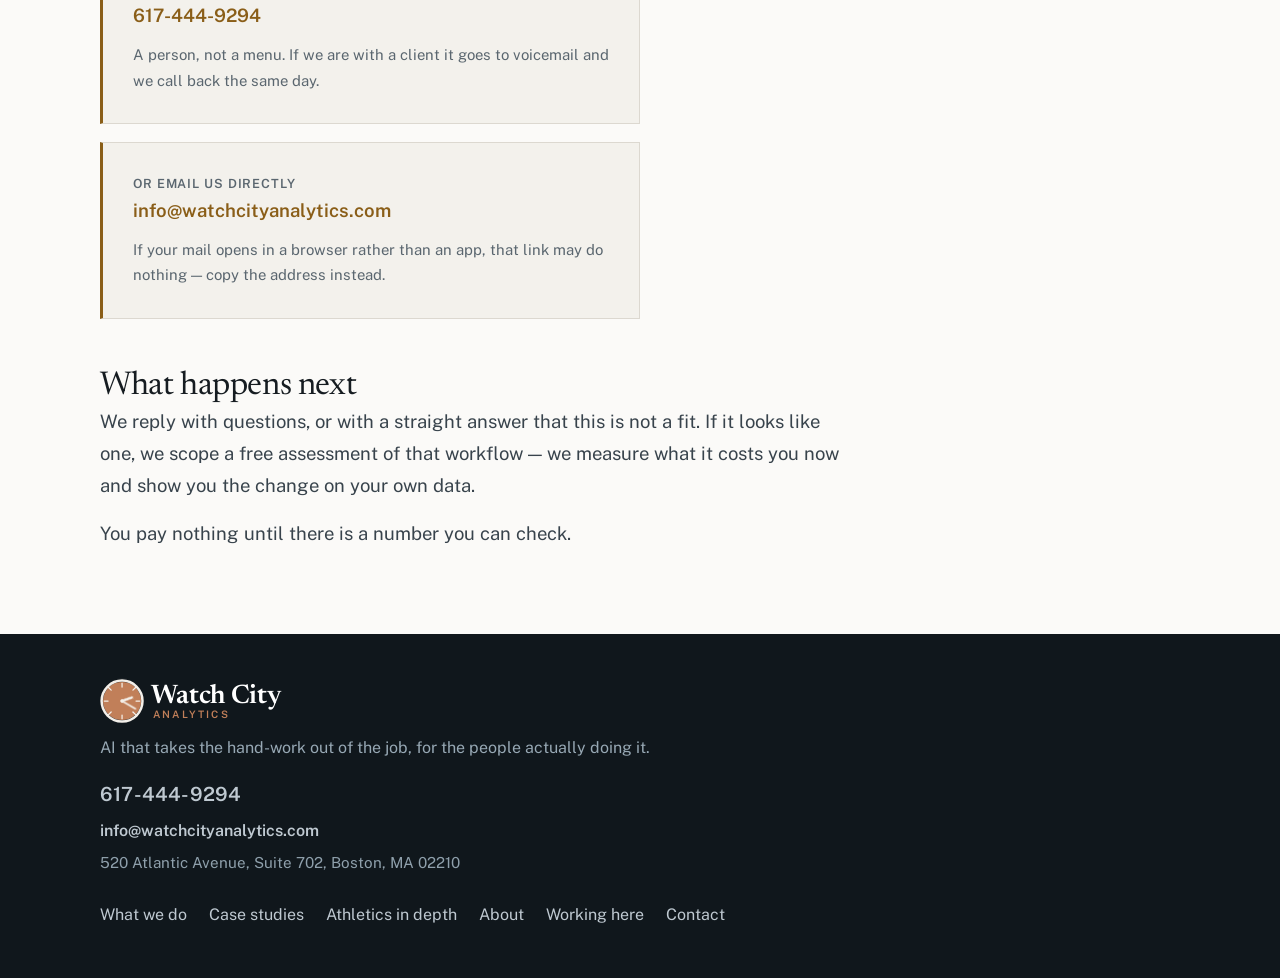
<file: contact.html>
<!doctype html>
<html lang="en">
<head>
<meta charset="utf-8">
<meta name="viewport" content="width=device-width, initial-scale=1">
<title>Contact — Watch City Analytics</title>
<meta name="description" content="Tell us about one workflow. We will tell you honestly whether there is enough time in it to be worth doing.">
<link rel="canonical" href="https://watchcityanalytics.com/contact.html">
<link rel="icon" href="favicon.svg" type="image/svg+xml">
<meta property="og:type" content="website">
<meta property="og:site_name" content="Watch City Analytics">
<meta property="og:url" content="https://watchcityanalytics.com/contact.html">
<meta property="og:title" content="Contact — Watch City Analytics">
<meta property="og:description" content="Tell us about one workflow. We will tell you honestly whether it is worth doing.">
<meta name="twitter:card" content="summary">
<link rel="preconnect" href="https://fonts.googleapis.com">
<link rel="preconnect" href="https://fonts.gstatic.com" crossorigin>
<link href="https://fonts.googleapis.com/css2?family=Newsreader:ital,opsz,wght@0,6..72,400;0,6..72,500;1,6..72,400&family=Public+Sans:wght@400;500;600&display=swap" rel="stylesheet">
<link rel="stylesheet" href="style.css">
</head>
<body>
<a class="skip" href="#main">Skip to the content</a>

<header class="site">
  <div class="wrap">
    <a class="brand" href="index.html" aria-label="Watch City Analytics — home">
      <svg class="logo" viewBox="0 0 330 68" aria-hidden="true" focusable="false">
        <defs><clipPath id="wcaDial"><circle cx="30" cy="34" r="26"/></clipPath></defs>
        <g clip-path="url(#wcaDial)"><rect class="lgLevel" x="2" y="42" width="56" height="72"/></g>
        <circle class="lgCase" cx="30" cy="34" r="27.8"/>
        <g class="lgTicks">
          <line x1="30" y1="10" x2="30" y2="15"/><line x1="30" y1="53" x2="30" y2="58"/>
          <line x1="6" y1="34" x2="11" y2="34"/><line x1="49" y1="34" x2="54" y2="34"/>
          <line x1="48.4" y1="15.6" x2="44.8" y2="19.2"/><line x1="11.6" y1="15.6" x2="15.2" y2="19.2"/>
          <line x1="48.4" y1="52.4" x2="44.8" y2="48.8"/><line x1="11.6" y1="52.4" x2="15.2" y2="48.8"/>
        </g>
        <line class="lgHour" x1="30" y1="34" x2="40.7" y2="43.0"/>
        <line class="lgMin"  x1="30" y1="34" x2="48.2" y2="44.5"/>
        <circle class="lgPivot" cx="30" cy="34" r="2.4"/>
        <text class="lgWord" x="70" y="37">Watch City</text>
        <text class="lgSub"  x="72" y="57">ANALYTICS</text>
      </svg>
    </a>
    <nav class="site"><ul>
      <li><a href="index.html">Home</a></li>
      <li><a href="services.html">What we do</a></li>
      <li><a href="casestudies.html">Case studies</a></li>
      <li><a href="about.html">About</a></li>
      <li><a href="contact.html" aria-current="page">Contact</a></li>
    </ul></nav>
  </div>
</header>
<span id="main" tabindex="-1"></span>

<div class="pagehead">
  <div class="wrap">
    <h1>Start with one process.</h1>
    <p>Not your whole operation. The job that takes longer than it should.</p>
  </div>
</div>

<section>
  <div class="wrap">
    <div class="split">
      <div>
        <div class="rule"></div>
        <h2>Two ways in</h2>

        <p class="lede"><strong>Tell us about one job.</strong> Ten minutes, online, in your own words, no preparation. We ask the same questions we would ask sitting in your office — all about how the work gets done, none about technology. No name, no account, and nobody calls you unless you ask. At the end you get the job written down properly, and that is yours to keep whatever happens next.</p>

        <div class="actions" style="margin-top:18px">
          <a class="btn" href="https://interview.watchcityanalytics.com/">Tell us how the job gets done</a>
        </div>

        <h2 style="margin-top:48px" id="write">Or write to us here</h2>
        <p>Takes a minute. The most useful thing you can say is what the job involves, roughly how much of it is done by hand today, and why you suspect it should work better. That gives us something real to react to.</p>

        <form id="enq" class="enq" novalidate>
          <div class="pair">
            <div><label for="eName">Your name</label><input id="eName" name="name" autocomplete="name" maxlength="120"></div>
            <div><label for="eOrg">Organization</label><input id="eOrg" name="organization" autocomplete="organization" maxlength="160"></div>
          </div>
          <div class="pair">
            <div><label for="eEmail">Email</label><input id="eEmail" name="email" type="email" inputmode="email" autocomplete="email" maxlength="200"></div>
            <div><label for="ePhone">Phone</label><input id="ePhone" name="phone" type="tel" inputmode="tel" autocomplete="tel" maxlength="60"></div>
          </div>
          <label for="eWhen">Best time to reach you</label>
          <input id="eWhen" name="best_time" maxlength="120" placeholder="Mornings, after 4, Tuesdays &mdash; whatever works">
          <label for="eMsg">What is the job?</label>
          <textarea id="eMsg" name="message" rows="5" maxlength="4000" placeholder="The slow one. What it involves, how often it comes up, and what makes it tedious."></textarea>
          <!-- Spam trap. No label and a name no form-filler recognizes: a field
               called "website" gets filled by password managers set to fill
               everything, and a real sender was then silently discarded. -->
          <div class="hp" aria-hidden="true"><input id="eCp2" name="contact_pref_2" tabindex="-1" autocomplete="off"></div>
          <div class="enqfoot">
            <button type="submit" id="eGo">Send this</button>
            <span class="enqnote" id="eNote">Either an email address or a phone number, so we can reply.</span>
          </div>
        </form>

        <div class="contactbox" style="margin-top:34px">
          <div class="label">OR JUST CALL</div>
          <a href="tel:+16174449294">617-444-9294</a>
          <p style="font-size:.93rem;margin-top:10px;color:var(--muted)">A person, not a menu. If we are with a client it goes to voicemail and we call back the same day.</p>
        </div>

        <div class="contactbox" style="margin-top:18px">
          <div class="label">OR EMAIL US DIRECTLY</div>
          <a href="mailto:info@watchcityanalytics.com">info@watchcityanalytics.com</a>
          <p style="font-size:.93rem;margin-top:10px;color:var(--muted)">If your mail opens in a browser rather than an app, that link may do nothing &mdash; copy the address instead.</p>
        </div>

        <h2 style="margin-top:48px">What happens next</h2>
        <p>We reply with questions, or with a straight answer that this is not a fit. If it looks like one, we scope a free assessment of that workflow — we measure what it costs you now and show you the change on your own data.</p>
        <p>You pay nothing until there is a number you can check.</p>
      </div>
      <aside class="rail">
        <div class="note"><b>WORKING WITH US</b><span>Fractional and fixed fee. A senior specialist for the weeks the work takes, scoped so the time returned covers the cost.</span></div>
        <div class="note"><b>HIRING</b><span>Looking for work rather than help? <a href="careers.html">Working here</a>, or write to jobs@watchcityanalytics.com.</span></div>
        <div class="note"><b>WHO WE WORK WITH</b><span>State and local government, school districts and colleges, small businesses and non-profits. In procurement language: SLED, plus small business and non-profit.</span></div>
        <div class="note"><b>WHERE WE ARE</b><span>520 Atlantic Avenue, Suite 702<br>Boston, MA 02210<br><a href="tel:+16174449294">617-444-9294</a><br><br>We work across Maine and Massachusetts. Remote for most of it, on site when the work needs eyes on it.</span></div>
      </aside>
    </div>
  </div>
</section>

<footer class="site">
  <div class="wrap">
    <div>
      <svg class="footmark" viewBox="0 0 330 68" aria-hidden="true" focusable="false">
        <defs><clipPath id="wcaDialF"><circle cx="30" cy="34" r="26"/></clipPath></defs>
        <g clip-path="url(#wcaDialF)"><rect class="lgLevel" x="2" y="42" width="56" height="72"/></g>
        <circle class="lgCase" cx="30" cy="34" r="27.8"/>
        <g class="lgTicks">
          <line x1="30" y1="10" x2="30" y2="15"/><line x1="30" y1="53" x2="30" y2="58"/>
          <line x1="6" y1="34" x2="11" y2="34"/><line x1="49" y1="34" x2="54" y2="34"/>
          <line x1="48.4" y1="15.6" x2="44.8" y2="19.2"/><line x1="11.6" y1="15.6" x2="15.2" y2="19.2"/>
          <line x1="48.4" y1="52.4" x2="44.8" y2="48.8"/><line x1="11.6" y1="52.4" x2="15.2" y2="48.8"/>
        </g>
        <line class="lgHour" x1="30" y1="34" x2="40.7" y2="43.0"/>
        <line class="lgMin"  x1="30" y1="34" x2="48.2" y2="44.5"/>
        <circle class="lgPivot" cx="30" cy="34" r="2.4"/>
        <text class="lgWord" x="70" y="37">Watch City</text>
        <text class="lgSub"  x="72" y="57">ANALYTICS</text>
      </svg>
      <div style="margin-top:8px">AI that takes the hand-work out of the job, for the people actually doing it.</div>
      <div class="footcontact">
        <a href="tel:+16174449294">617-444-9294</a>
        <a href="mailto:info@watchcityanalytics.com">info@watchcityanalytics.com</a>
        <span>520 Atlantic Avenue, Suite 702, Boston, MA 02210</span>
      </div>
    </div>
    <ul>
      <li><a href="services.html">What we do</a></li>
      <li><a href="casestudies.html">Case studies</a></li>
      <li><a href="athletics.html">Athletics in depth</a></li>
      <li><a href="about.html">About</a></li>
      <li><a href="careers.html">Working here</a></li>
      <li><a href="contact.html">Contact</a></li>
    </ul>
  </div>
</footer>


<script>
/* The inquiry form. Posts to our own service rather than a third-party form
   handler, so the message never leaves infrastructure we control. If the
   script or the network fails, the email address above still works. */
(function(){
  var f = document.getElementById('enq');
  if(!f) return;
  var go = document.getElementById('eGo'), note = document.getElementById('eNote');
  var ENDPOINT = 'https://interview.watchcityanalytics.com/api/enquiry';

  function say(msg, bad){
    note.textContent = msg;
    note.className = 'enqnote' + (bad ? ' bad' : '');
  }

  f.addEventListener('submit', async function(e){
    e.preventDefault();
    var body = {};
    ['name','organization','email','phone','best_time','message','contact_pref_2']
      .forEach(function(k){
        var el = f.querySelector('[name="'+k+'"]');
        body[k] = el ? el.value : '';
      });

    if(!body.message.trim()){ say('Tell us a little about the job first.', true);
      f.querySelector('[name=message]').focus(); return; }
    if(!body.email.trim() && !body.phone.trim()){
      say('Leave an email address or a phone number, otherwise we cannot reply.', true);
      f.querySelector('[name=email]').focus(); return; }

    go.disabled = true; go.textContent = 'Sending\u2026'; say('');
    try {
      var r = await fetch(ENDPOINT, {
        method: 'POST',
        headers: {'Content-Type':'application/json'},
        body: JSON.stringify(body)
      });
      var data = {};
      try { data = await r.json(); } catch(err){}
      if(!r.ok) throw new Error(data.detail || data.error ||
        'Something went wrong at our end.');
      f.innerHTML = '<div class="enqok"><h3>That is with us.</h3>' +
        '<p>A person reads every one of these. You will hear back either way, ' +
        'including when the honest answer is that there is not enough in it ' +
        'to be worth doing.</p></div>';
    } catch(err){
      go.disabled = false; go.textContent = 'Send this';
      // fetch() rejects with "Failed to fetch" when the network is at fault.
      // Nobody outside software knows what that means.
      var offline = (err instanceof TypeError) ||
                    /failed to fetch|networkerror|load failed/i.test(err.message || '');
      say(offline
            ? 'We could not reach our server just now. Try again in a minute, call 617-444-9294, or email info@watchcityanalytics.com.'
            : (err.message || 'Something went wrong at our end.') +
              ' You can also call 617-444-9294 or email info@watchcityanalytics.com.',
          true);
    }
  });
})();
</script>
</body>
</html>
</file>
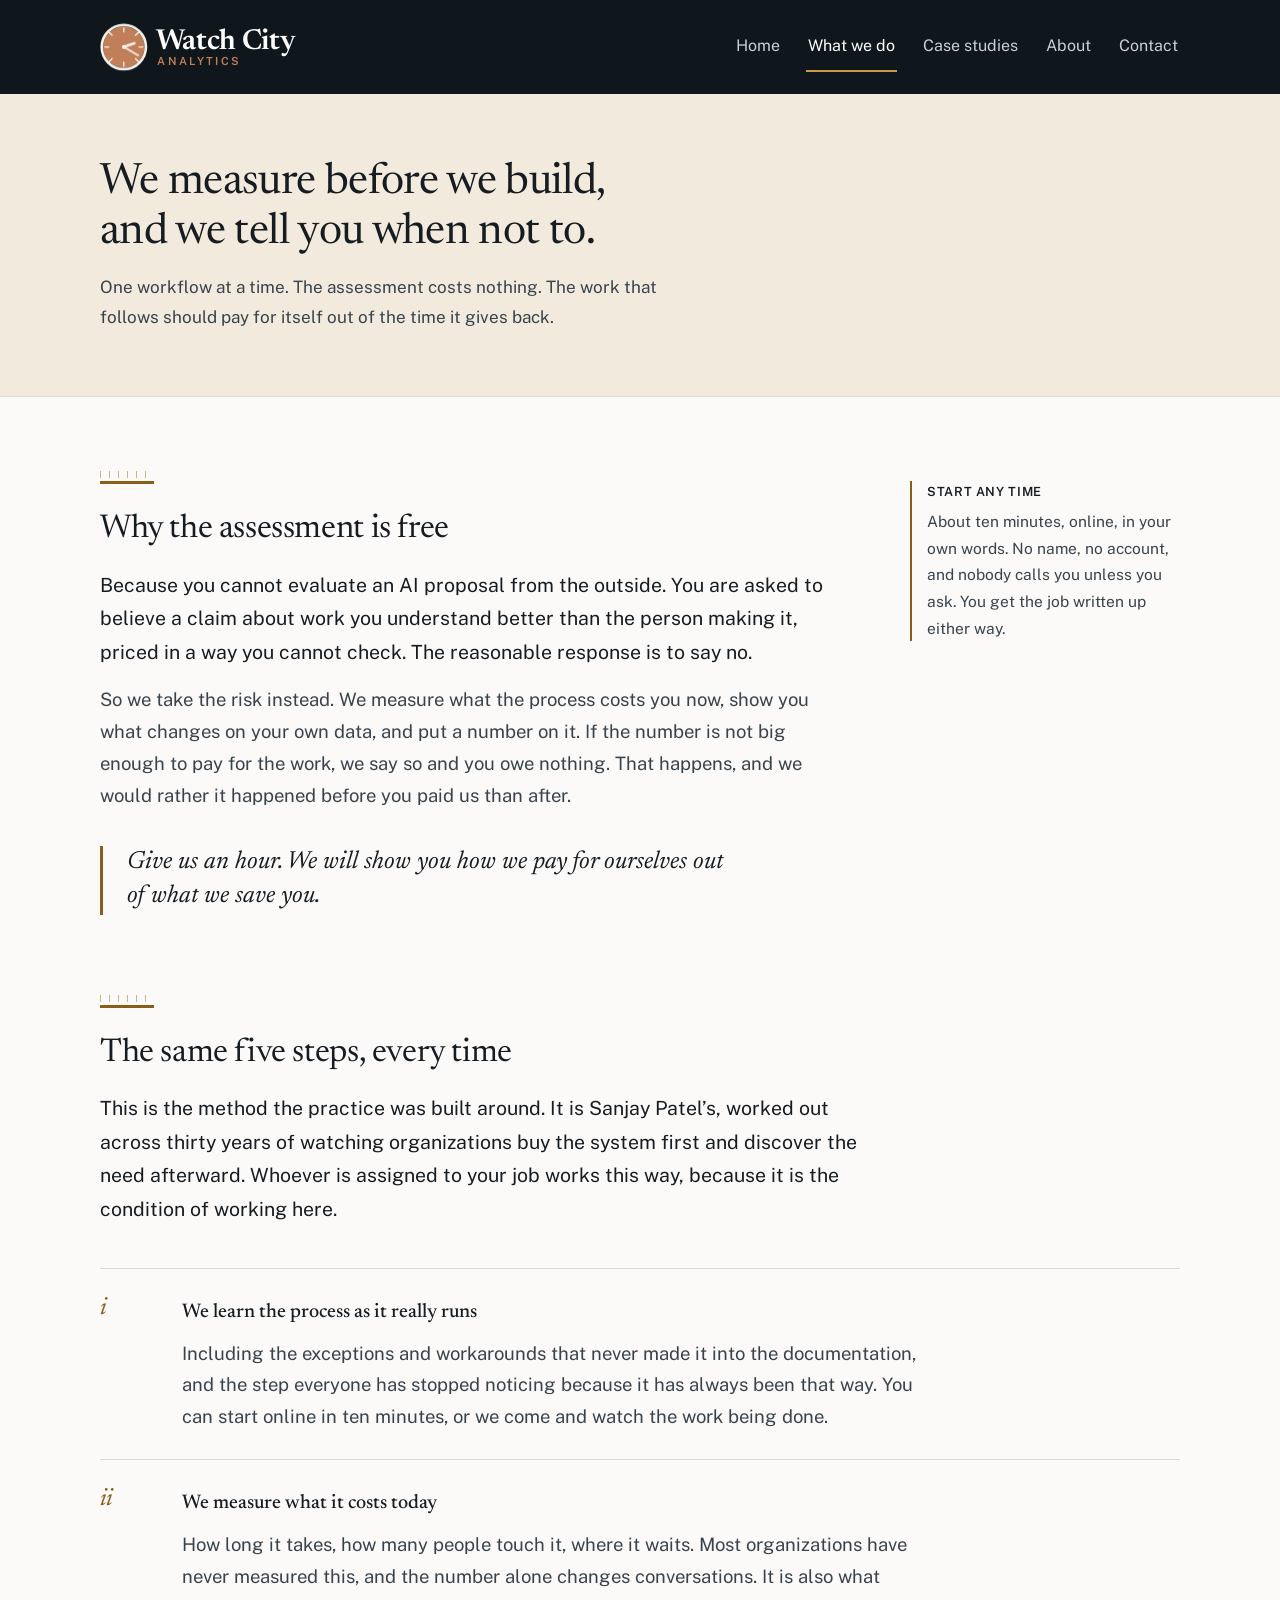
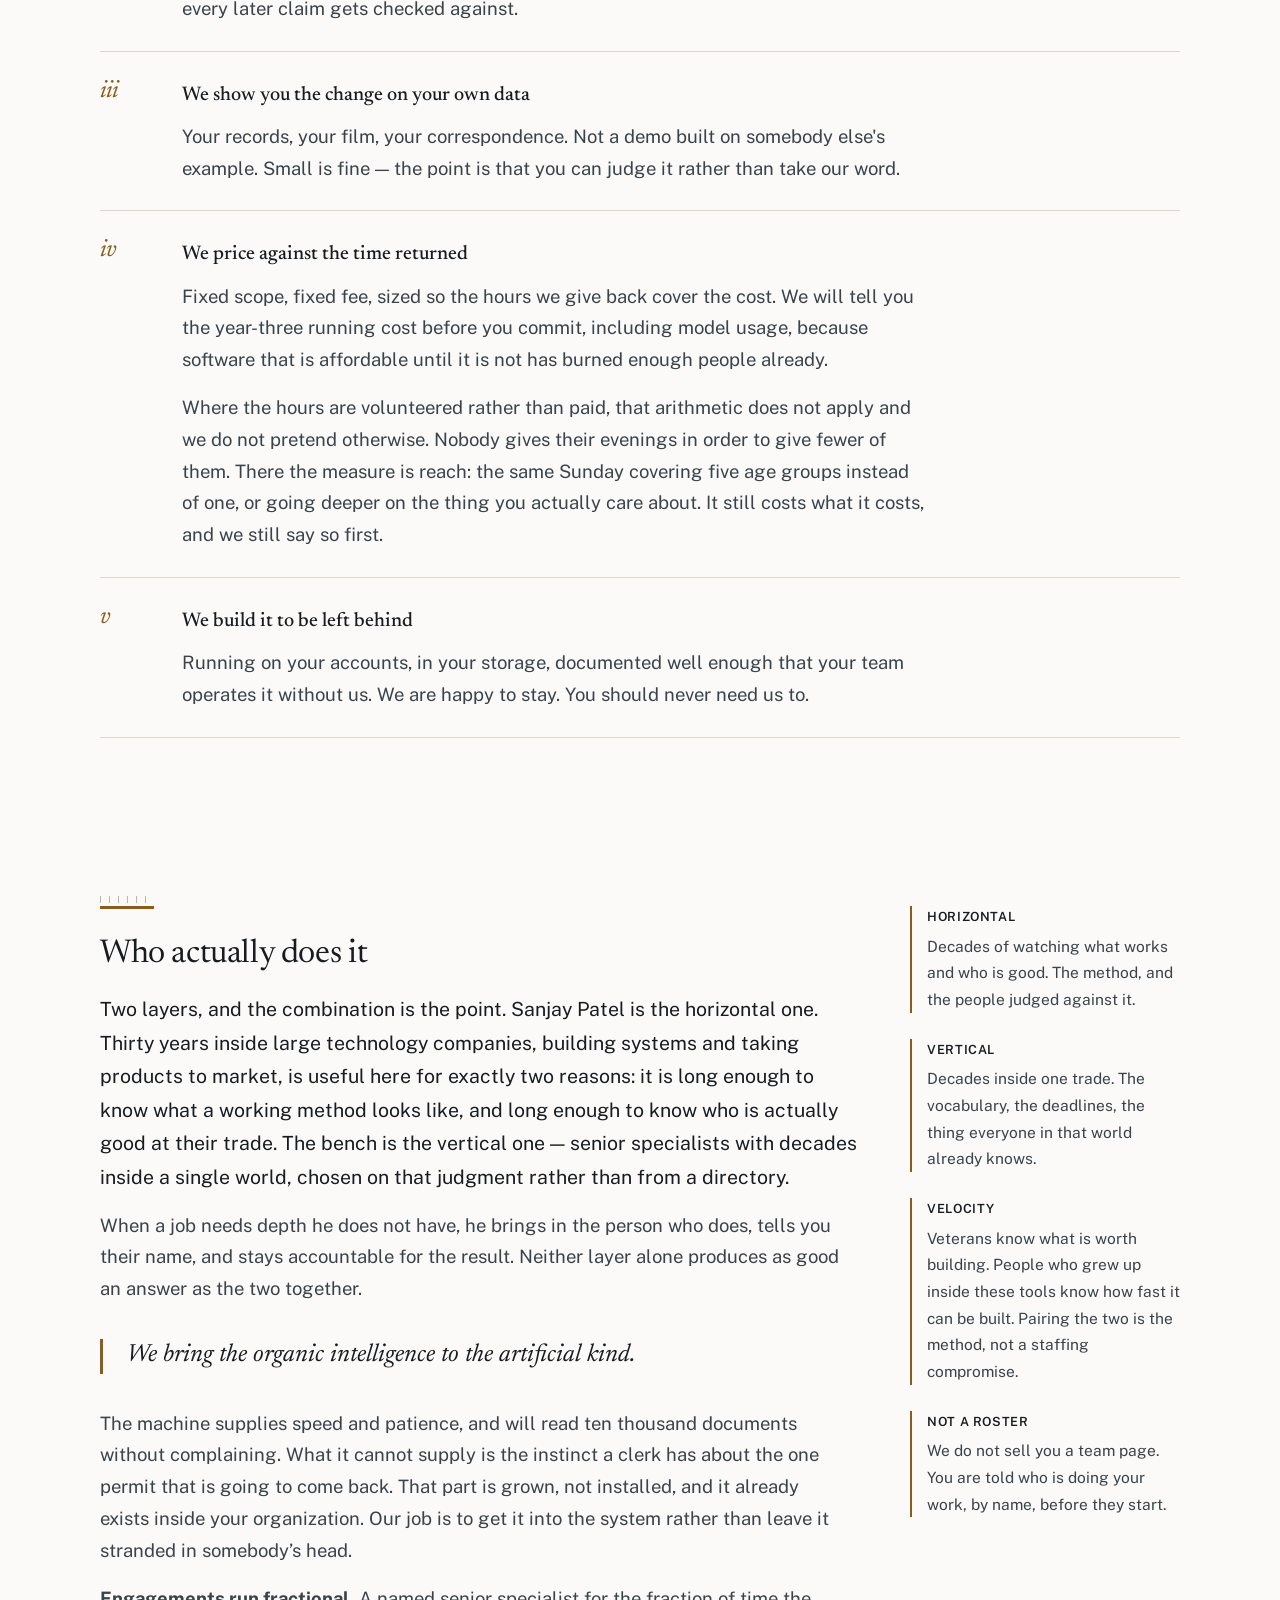
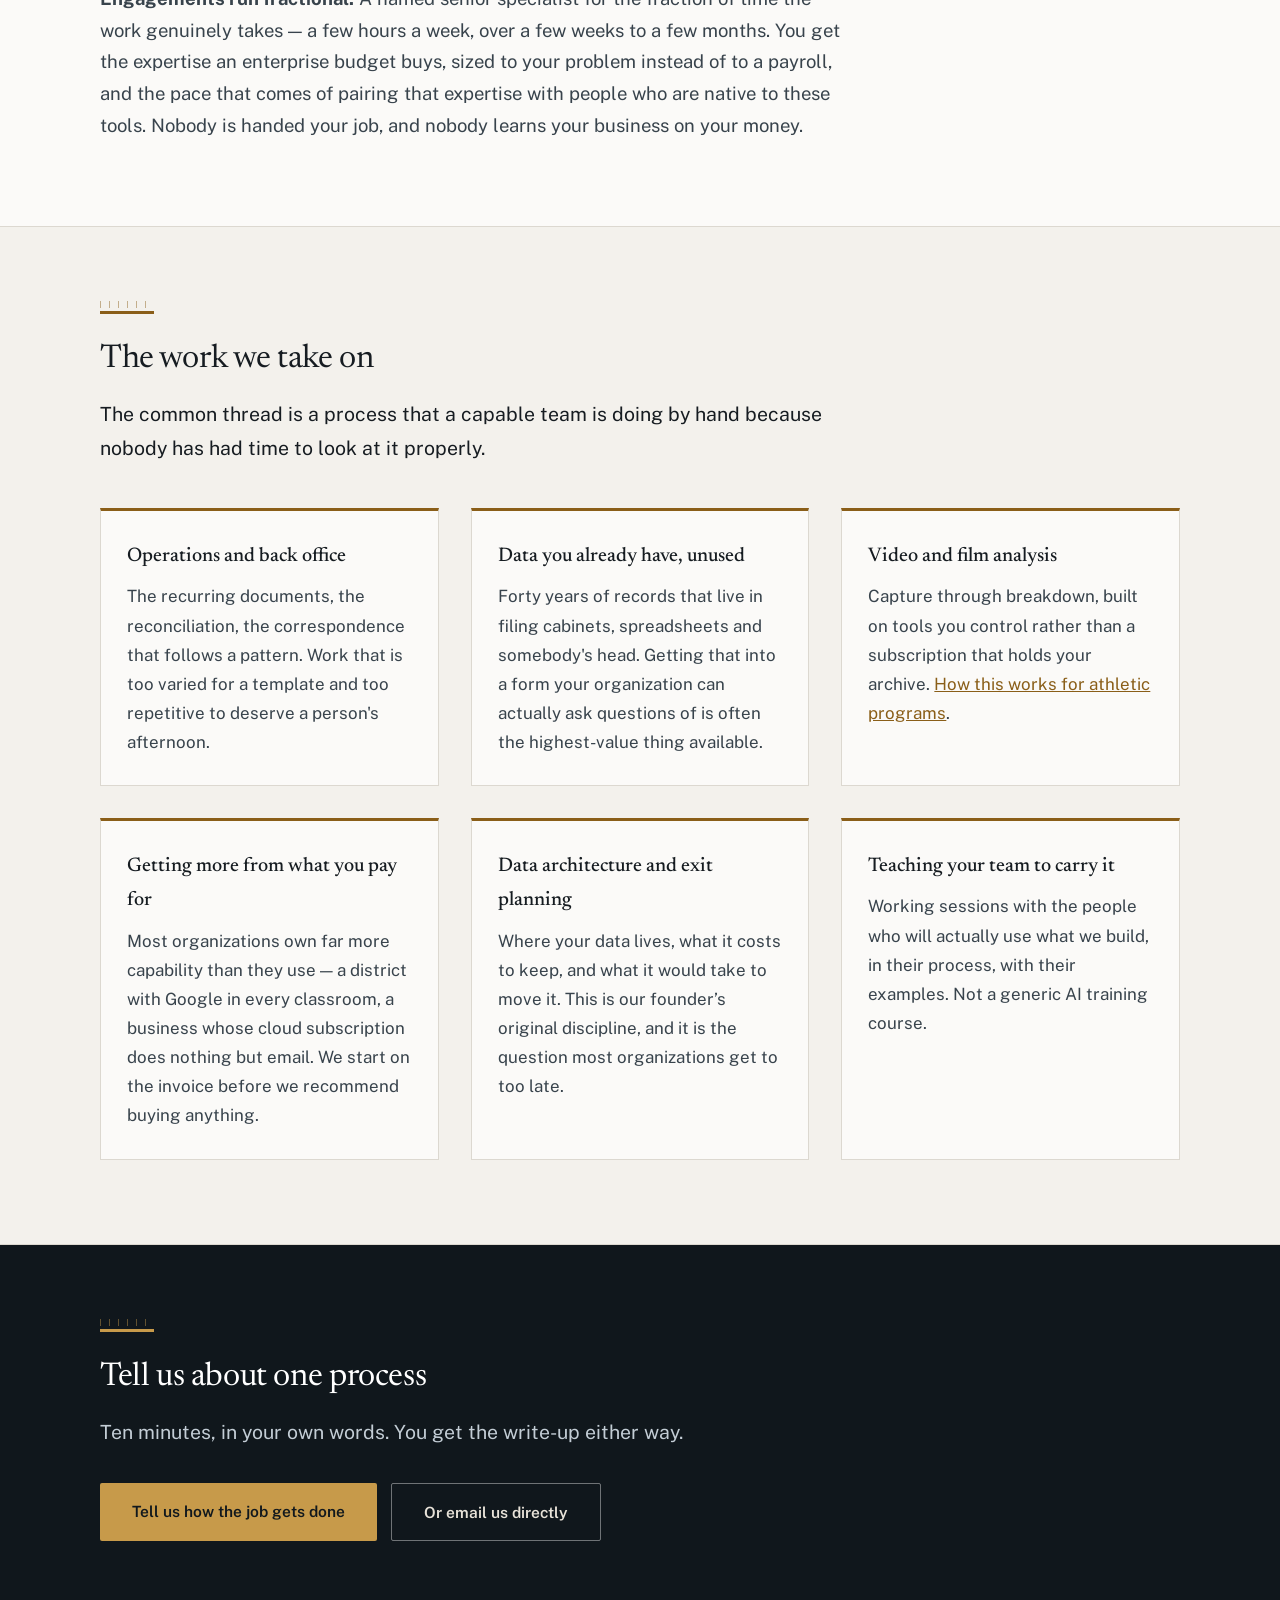
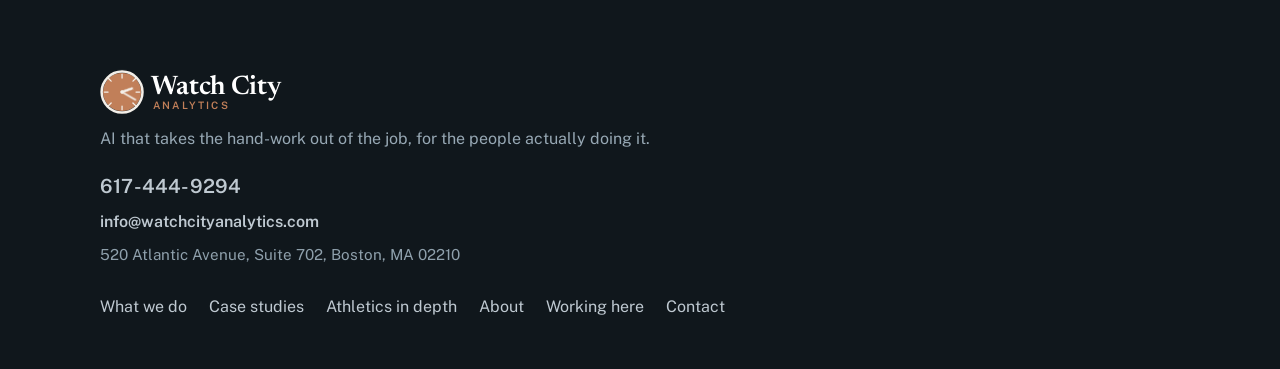
<file: services.html>
<!doctype html>
<html lang="en">
<head>
<meta charset="utf-8">
<meta name="viewport" content="width=device-width, initial-scale=1">
<title>What we do — Watch City Analytics</title>
<meta name="description" content="A free assessment of one workflow, then a build that pays for itself out of the time it returns. We measure first and tell you honestly when it is not worth doing.">
<link rel="canonical" href="https://watchcityanalytics.com/services.html">
<link rel="icon" href="favicon.svg" type="image/svg+xml">
<meta property="og:type" content="website">
<meta property="og:site_name" content="Watch City Analytics">
<meta property="og:url" content="https://watchcityanalytics.com/services.html">
<meta property="og:title" content="What we do — Watch City Analytics">
<meta property="og:description" content="A free assessment of one workflow, then a build that pays for itself out of the time it returns.">
<meta name="twitter:card" content="summary">
<link rel="preconnect" href="https://fonts.googleapis.com">
<link rel="preconnect" href="https://fonts.gstatic.com" crossorigin>
<link href="https://fonts.googleapis.com/css2?family=Newsreader:ital,opsz,wght@0,6..72,400;0,6..72,500;1,6..72,400&family=Public+Sans:wght@400;500;600&display=swap" rel="stylesheet">
<link rel="stylesheet" href="style.css">
</head>
<body>
<a class="skip" href="#main">Skip to the content</a>

<header class="site">
  <div class="wrap">
    <a class="brand" href="index.html" aria-label="Watch City Analytics — home">
      <svg class="logo" viewBox="0 0 330 68" aria-hidden="true" focusable="false">
        <defs><clipPath id="wcaDial"><circle cx="30" cy="34" r="26"/></clipPath></defs>
        <g clip-path="url(#wcaDial)"><rect class="lgLevel" x="2" y="42" width="56" height="72"/></g>
        <circle class="lgCase" cx="30" cy="34" r="27.8"/>
        <g class="lgTicks">
          <line x1="30" y1="10" x2="30" y2="15"/><line x1="30" y1="53" x2="30" y2="58"/>
          <line x1="6" y1="34" x2="11" y2="34"/><line x1="49" y1="34" x2="54" y2="34"/>
          <line x1="48.4" y1="15.6" x2="44.8" y2="19.2"/><line x1="11.6" y1="15.6" x2="15.2" y2="19.2"/>
          <line x1="48.4" y1="52.4" x2="44.8" y2="48.8"/><line x1="11.6" y1="52.4" x2="15.2" y2="48.8"/>
        </g>
        <line class="lgHour" x1="30" y1="34" x2="40.7" y2="43.0"/>
        <line class="lgMin"  x1="30" y1="34" x2="48.2" y2="44.5"/>
        <circle class="lgPivot" cx="30" cy="34" r="2.4"/>
        <text class="lgWord" x="70" y="37">Watch City</text>
        <text class="lgSub"  x="72" y="57">ANALYTICS</text>
      </svg>
    </a>
    <nav class="site"><ul>
      <li><a href="index.html">Home</a></li>
      <li><a href="services.html" aria-current="page">What we do</a></li>
      <li><a href="casestudies.html">Case studies</a></li>
      <li><a href="about.html">About</a></li>
      <li><a href="contact.html">Contact</a></li>
    </ul></nav>
  </div>
</header>
<span id="main" tabindex="-1"></span>

<div class="pagehead">
  <div class="wrap">
    <h1>We measure before we build, and we tell you when not to.</h1>
    <p>One workflow at a time. The assessment costs nothing. The work that follows should pay for itself out of the time it gives back.</p>
  </div>
</div>

<section>
  <div class="wrap">
    <div class="split">
      <div>
        <div class="rule"></div>
        <h2>Why the assessment is free</h2>
        <p class="lede">Because you cannot evaluate an AI proposal from the outside. You are asked to believe a claim about work you understand better than the person making it, priced in a way you cannot check. The reasonable response is to say no.</p>
        <p>So we take the risk instead. We measure what the process costs you now, show you what changes on your own data, and put a number on it. If the number is not big enough to pay for the work, we say so and you owe nothing. That happens, and we would rather it happened before you paid us than after.</p>
        <p class="pull">Give us an hour. We will show you how we pay for ourselves out of what we save you.</p>
      </div>
      <aside class="rail">
        <div class="note"><b>START ANY TIME</b><span>About ten minutes, online, in your own words. No name, no account, and nobody calls you unless you ask. You get the job written up either way.</span></div>
      </aside>
    </div>

    <div class="rule" style="margin-top:56px"></div>
    <h2>The same five steps, every time</h2>
    <p class="lede">This is the method the practice was built around. It is Sanjay Patel’s, worked out across thirty years of watching organizations buy the system first and discover the need afterward. Whoever is assigned to your job works this way, because it is the condition of working here.</p>

    <div class="steps">
      <div class="step">
        <div class="num">i</div>
        <div>
          <h3>We learn the process as it really runs</h3>
          <p>Including the exceptions and workarounds that never made it into the documentation, and the step everyone has stopped noticing because it has always been that way. You can start online in ten minutes, or we come and watch the work being done.</p>
        </div>
      </div>
      <div class="step">
        <div class="num">ii</div>
        <div>
          <h3>We measure what it costs today</h3>
          <p>How long it takes, how many people touch it, where it waits. Most organizations have never measured this, and the number alone changes conversations. It is also what every later claim gets checked against.</p>
        </div>
      </div>
      <div class="step">
        <div class="num">iii</div>
        <div>
          <h3>We show you the change on your own data</h3>
          <p>Your records, your film, your correspondence. Not a demo built on somebody else's example. Small is fine — the point is that you can judge it rather than take our word.</p>
        </div>
      </div>
      <div class="step">
        <div class="num">iv</div>
        <div>
          <h3>We price against the time returned</h3>
          <p>Fixed scope, fixed fee, sized so the hours we give back cover the cost. We will tell you the year-three running cost before you commit, including model usage, because software that is affordable until it is not has burned enough people already.</p>
          <p>Where the hours are volunteered rather than paid, that arithmetic does not apply and we do not pretend otherwise. Nobody gives their evenings in order to give fewer of them. There the measure is reach: the same Sunday covering five age groups instead of one, or going deeper on the thing you actually care about. It still costs what it costs, and we still say so first.</p>
        </div>
      </div>
      <div class="step">
        <div class="num">v</div>
        <div>
          <h3>We build it to be left behind</h3>
          <p>Running on your accounts, in your storage, documented well enough that your team operates it without us. We are happy to stay. You should never need us to.</p>
        </div>
      </div>
    </div>
  </div>
</section>

<section>
  <div class="wrap">
    <div class="split">
      <div>
        <div class="rule"></div>
        <h2>Who actually does it</h2>
        <p class="lede">Two layers, and the combination is the point. Sanjay Patel is the horizontal one. Thirty years inside large technology companies, building systems and taking products to market, is useful here for exactly two reasons: it is long enough to know what a working method looks like, and long enough to know who is actually good at their trade. The bench is the vertical one — senior specialists with decades inside a single world, chosen on that judgment rather than from a directory.</p>

        <p>When a job needs depth he does not have, he brings in the person who does, tells you their name, and stays accountable for the result. Neither layer alone produces as good an answer as the two together.</p>

        <p class="pull">We bring the organic intelligence to the artificial kind.</p>

        <p>The machine supplies speed and patience, and will read ten thousand documents without complaining. What it cannot supply is the instinct a clerk has about the one permit that is going to come back. That part is grown, not installed, and it already exists inside your organization. Our job is to get it into the system rather than leave it stranded in somebody&rsquo;s head.</p>

        <p><strong>Engagements run fractional.</strong> A named senior specialist for the fraction of time the work genuinely takes — a few hours a week, over a few weeks to a few months. You get the expertise an enterprise budget buys, sized to your problem instead of to a payroll, and the pace that comes of pairing that expertise with people who are native to these tools. Nobody is handed your job, and nobody learns your business on your money.</p>
      </div>
      <aside class="rail">
        <div class="note"><b>HORIZONTAL</b><span>Decades of watching what works and who is good. The method, and the people judged against it.</span></div>
        <div class="note"><b>VERTICAL</b><span>Decades inside one trade. The vocabulary, the deadlines, the thing everyone in that world already knows.</span></div>
        <div class="note"><b>VELOCITY</b><span>Veterans know what is worth building. People who grew up inside these tools know how fast it can be built. Pairing the two is the method, not a staffing compromise.</span></div>
        <div class="note"><b>NOT A ROSTER</b><span>We do not sell you a team page. You are told who is doing your work, by name, before they start.</span></div>
      </aside>
    </div>
  </div>
</section>

<section class="alt">
  <div class="wrap">
    <div class="rule"></div>
    <h2>The work we take on</h2>
    <p class="lede">The common thread is a process that a capable team is doing by hand because nobody has had time to look at it properly.</p>

    <div class="grid">
      <div class="card">
        <h3>Operations and back office</h3>
        <p>The recurring documents, the reconciliation, the correspondence that follows a pattern. Work that is too varied for a template and too repetitive to deserve a person's afternoon.</p>
      </div>
      <div class="card">
        <h3>Data you already have, unused</h3>
        <p>Forty years of records that live in filing cabinets, spreadsheets and somebody's head. Getting that into a form your organization can actually ask questions of is often the highest-value thing available.</p>
      </div>
      <div class="card">
        <h3>Video and film analysis</h3>
        <p>Capture through breakdown, built on tools you control rather than a subscription that holds your archive. <a href="athletics.html">How this works for athletic programs</a>.</p>
      </div>
      <div class="card">
        <h3>Getting more from what you pay for</h3>
        <p>Most organizations own far more capability than they use — a district with Google in every classroom, a business whose cloud subscription does nothing but email. We start on the invoice before we recommend buying anything.</p>
      </div>
      <div class="card">
        <h3>Data architecture and exit planning</h3>
        <p>Where your data lives, what it costs to keep, and what it would take to move it. This is our founder&rsquo;s original discipline, and it is the question most organizations get to too late.</p>
      </div>
      <div class="card">
        <h3>Teaching your team to carry it</h3>
        <p>Working sessions with the people who will actually use what we build, in their process, with their examples. Not a generic AI training course.</p>
      </div>
    </div>
  </div>
</section>

<section class="dark">
  <div class="wrap">
    <div class="rule"></div>
    <h2>Tell us about one process</h2>
    <p class="lede" style="color:#C3CDD5">Ten minutes, in your own words. You get the write-up either way.</p>
    <div class="actions">
      <a class="btn light" href="https://interview.watchcityanalytics.com/">Tell us how the job gets done</a>
      <a class="btn ghost" href="contact.html">Or email us directly</a>
    </div>
  </div>
</section>

<footer class="site">
  <div class="wrap">
    <div>
      <svg class="footmark" viewBox="0 0 330 68" aria-hidden="true" focusable="false">
        <defs><clipPath id="wcaDialF"><circle cx="30" cy="34" r="26"/></clipPath></defs>
        <g clip-path="url(#wcaDialF)"><rect class="lgLevel" x="2" y="42" width="56" height="72"/></g>
        <circle class="lgCase" cx="30" cy="34" r="27.8"/>
        <g class="lgTicks">
          <line x1="30" y1="10" x2="30" y2="15"/><line x1="30" y1="53" x2="30" y2="58"/>
          <line x1="6" y1="34" x2="11" y2="34"/><line x1="49" y1="34" x2="54" y2="34"/>
          <line x1="48.4" y1="15.6" x2="44.8" y2="19.2"/><line x1="11.6" y1="15.6" x2="15.2" y2="19.2"/>
          <line x1="48.4" y1="52.4" x2="44.8" y2="48.8"/><line x1="11.6" y1="52.4" x2="15.2" y2="48.8"/>
        </g>
        <line class="lgHour" x1="30" y1="34" x2="40.7" y2="43.0"/>
        <line class="lgMin"  x1="30" y1="34" x2="48.2" y2="44.5"/>
        <circle class="lgPivot" cx="30" cy="34" r="2.4"/>
        <text class="lgWord" x="70" y="37">Watch City</text>
        <text class="lgSub"  x="72" y="57">ANALYTICS</text>
      </svg>
      <div style="margin-top:8px">AI that takes the hand-work out of the job, for the people actually doing it.</div>
      <div class="footcontact">
        <a href="tel:+16174449294">617-444-9294</a>
        <a href="mailto:info@watchcityanalytics.com">info@watchcityanalytics.com</a>
        <span>520 Atlantic Avenue, Suite 702, Boston, MA 02210</span>
      </div>
    </div>
    <ul>
      <li><a href="services.html">What we do</a></li>
      <li><a href="casestudies.html">Case studies</a></li>
      <li><a href="athletics.html">Athletics in depth</a></li>
      <li><a href="about.html">About</a></li>
      <li><a href="careers.html">Working here</a></li>
      <li><a href="contact.html">Contact</a></li>
    </ul>
  </div>
</footer>

</body>
</html>
</file>
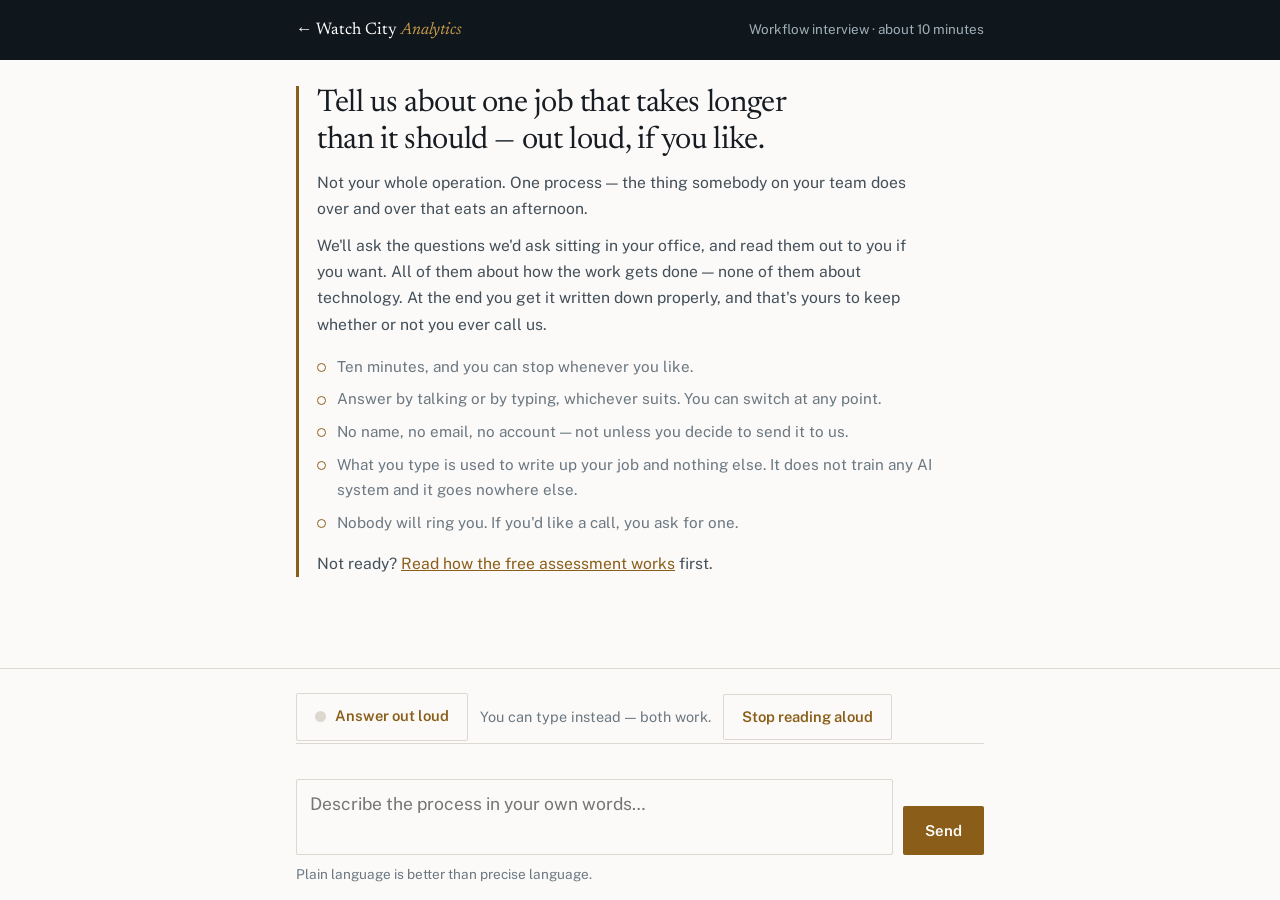
<file: _deploy/voice.html>
<!doctype html>
<html lang="en">
<head>
<meta charset="utf-8">
<meta name="viewport" content="width=device-width, initial-scale=1, viewport-fit=cover">
<title>Workflow interview, out loud — Watch City Analytics</title>
<meta name="description" content="Tell us about one process that takes longer than it should. Ten minutes, and you keep the write-up.">
<meta name="robots" content="noindex">
<link rel="preconnect" href="https://fonts.googleapis.com">
<link rel="preconnect" href="https://fonts.gstatic.com" crossorigin>
<link href="https://fonts.googleapis.com/css2?family=Newsreader:ital,opsz,wght@0,6..72,400;0,6..72,500;1,6..72,400&family=Public+Sans:wght@400;500;600&display=swap" rel="stylesheet">
<style>
:root {
  --paper:#FBFAF8; --ink:#161C21; --body:#434F59; --muted:#6B7781;
  --rule:#DCD8D0; --brass:#8A5E18; --tint:#F2EADC; --deep:#10171C; --onDeep:#E8E3D9;
  --display:"Newsreader",Georgia,serif;
  --text:"Public Sans",-apple-system,BlinkMacSystemFont,"Segoe UI",Helvetica,sans-serif;
}
@media (prefers-color-scheme: dark) {
  :root { --paper:#12171B; --ink:#EDE8DF; --body:#A8B2BA; --muted:#8A959D;
    --rule:#2A333A; --brass:#C79A4A; --tint:#1C262D; --deep:#0A0F13; --onDeep:#EDE8DF;
    color-scheme: dark; }
}
*{box-sizing:border-box;margin:0;padding:0}
html,body{height:100%}
body{background:var(--paper);color:var(--body);font-family:var(--text);font-size:17.5px;
  line-height:1.68;display:flex;flex-direction:column;-webkit-font-smoothing:antialiased}
.gut{width:100%;max-width:720px;margin:0 auto;
  padding-left:max(16px,env(safe-area-inset-left,0px));
  padding-right:max(16px,env(safe-area-inset-right,0px))}
header{background:var(--deep);color:var(--onDeep);flex:none}
header .gut{padding-block:16px;display:flex;justify-content:space-between;
  align-items:baseline;gap:12px;flex-wrap:wrap}
.mark{font-family:var(--display);font-size:1.05rem;color:#fff;text-decoration:none}
.mark em{font-style:italic;color:#C79A4A}
header .why{font-size:.84rem;color:#9FAEB8}
main{flex:1 1 auto;overflow-y:auto}
main .gut{padding-block:26px 20px}
.intro{border-left:3px solid var(--brass);padding-left:18px;margin-bottom:28px}
.intro h1{font-family:var(--display);font-weight:400;font-size:clamp(1.45rem,4vw,1.95rem);
  color:var(--ink);line-height:1.18;letter-spacing:-.012em;margin-bottom:10px;text-wrap:balance}
.intro p{font-size:.98rem;max-width:60ch}
.intro p+p{margin-top:10px}
.turn{margin-bottom:22px}
.turn .who{font-size:.72rem;letter-spacing:.09em;font-weight:600;color:var(--muted);margin-bottom:6px}
.turn.them .bubble{font-family:var(--display);font-size:1.12rem;color:var(--ink);
  line-height:1.5;max-width:60ch}
.turn.you .bubble{background:var(--tint);border-left:2px solid var(--rule);
  padding:12px 16px;max-width:60ch;font-size:.97rem}
.turn .bubble p+p{margin-top:12px}
.thinking{color:var(--muted);font-style:italic}
form{flex:none;border-top:1px solid var(--rule);background:var(--paper)}
form .gut{padding-block:14px calc(14px + env(safe-area-inset-bottom,0px))}
.row{display:flex;gap:10px;align-items:flex-end}
textarea{flex:1 1 auto;min-width:0;resize:none;font:inherit;color:var(--ink);
  background:var(--paper);border:1px solid var(--rule);border-radius:2px;
  padding:11px 13px;line-height:1.5;max-height:160px}
textarea:focus-visible{outline:2px solid var(--brass);outline-offset:1px}
button{font:inherit;font-weight:600;font-size:.94rem;cursor:pointer;border:0;
  border-radius:2px;padding:12px 22px;background:var(--brass);color:#fff;flex:none}
button:hover:not(:disabled){background:#A4712A}
button:disabled{opacity:.45;cursor:default}
button:focus-visible{outline:2px solid var(--ink);outline-offset:2px}
button.quiet{background:transparent;color:var(--brass);border:1px solid var(--rule)}
.hint{margin-top:8px;font-size:.85rem;color:var(--muted)}
.assure{list-style:none;margin:16px 0 0;padding:0;max-width:60ch}
.assure li{position:relative;padding-left:20px;margin-top:7px;font-size:.95rem;color:var(--muted)}
.assure li::before{content:"";position:absolute;left:0;top:.62em;width:7px;height:7px;
  border:1px solid var(--brass);border-radius:50%}
.back{margin-top:16px;font-size:.95rem}
.back a{color:var(--brass)}
/* A stranger typing about her own job deserves a roomier box than a chat app. */
@media (max-width:620px){
  .row{flex-direction:column;align-items:stretch}
  .row textarea{width:100%;min-height:120px}
  .row button{width:100%}
}
.brief{border:1px solid var(--rule);border-top:3px solid var(--brass);padding:24px 22px;margin-top:8px}
.brief h2{font-family:var(--display);font-weight:500;font-size:1.3rem;color:var(--ink);margin-bottom:4px}
.brief .sub{font-size:.86rem;color:var(--muted);margin-bottom:18px}
.brief pre{white-space:pre-wrap;word-wrap:break-word;font:inherit;font-size:.95rem;
  color:var(--body);max-height:420px;overflow-y:auto}
.acts{display:flex;flex-wrap:wrap;gap:10px;margin-top:20px}
.who-box{border:1px solid var(--rule);border-left:3px solid var(--brass);
  padding:20px 22px;margin-top:8px;max-width:46ch}
.who-box h3{font-family:var(--display);font-weight:500;font-size:1.12rem;
  color:var(--ink);margin-bottom:6px}
.who-box .sub{font-size:.86rem;color:var(--muted);margin-bottom:16px}
.who-box label{display:block;font-size:.78rem;letter-spacing:.06em;
  text-transform:uppercase;color:var(--muted);margin:12px 0 4px}
.who-box input{width:100%;font:inherit;font-size:.95rem;color:var(--ink);
  background:var(--paper);border:1px solid var(--rule);border-radius:2px;padding:9px 11px}
.who-box input:focus-visible{outline:2px solid var(--brass);outline-offset:1px}
.note{font-size:.85rem;color:var(--muted);margin-top:14px;max-width:58ch}
.err{border-left:3px solid #B4522E;background:rgba(180,82,46,.08);padding:12px 16px;
  font-size:.92rem;margin-bottom:20px;max-width:60ch}
@media (prefers-reduced-motion: reduce){*{transition:none!important}}

/* End of the road: the brief is not the last thing you see. */
.next{margin-top:24px;background:var(--deep);color:var(--onDeep);padding:26px 24px;border-radius:2px}
.next h2{font-family:var(--display);font-weight:500;font-size:1.28rem;color:#fff;margin-bottom:5px}
.next .sub{font-size:.9rem;color:#9FB0BC;margin-bottom:20px;max-width:52ch}
.next ol{list-style:none;counter-reset:n;margin:0 0 24px;padding:0}
.next ol li{counter-increment:n;position:relative;padding-left:40px;margin-top:15px;
  font-size:.98rem;color:#D8E2E9;line-height:1.6;max-width:56ch}
.next ol li::before{content:counter(n);position:absolute;left:0;top:1px;width:25px;height:25px;
  border:1px solid #C79A4A;color:#C79A4A;border-radius:50%;display:flex;align-items:center;
  justify-content:center;font-size:.78rem;font-weight:600;font-family:var(--text)}
.next ol li b{color:#fff;font-weight:600}
.next .onward{border-top:1px solid rgba(199,154,74,.28);padding-top:18px}
.next .onward .lab{font-size:.78rem;letter-spacing:.12em;text-transform:uppercase;
  color:#9FB0BC;margin-bottom:10px;font-weight:600}
.next .onward a{display:block;color:#C79A4A;text-decoration:none;padding:11px 0;
  border-bottom:1px solid rgba(255,255,255,.07);font-size:1.02rem;font-weight:500}
.next .onward a:last-child{border-bottom:none}
.next .onward a:hover{color:#fff}
.next .onward a span{display:block;color:#9FB0BC;font-size:.88rem;font-weight:400;margin-top:2px}

/* ---------- voice ---------- */
.voicebar{display:flex;align-items:center;gap:12px;flex-wrap:wrap;
  padding:10px 0 2px;border-bottom:1px solid var(--rule);margin-bottom:12px}
.voicebar button{padding:10px 18px;font-size:.92rem}
.mic{display:inline-flex;align-items:center;gap:9px}
.mic .dot{width:11px;height:11px;border-radius:50%;background:var(--rule);flex:none}
.mic.live .dot{background:#B4522E;animation:pulse 1.3s ease-in-out infinite}
@keyframes pulse{0%,100%{opacity:1;transform:scale(1)}50%{opacity:.4;transform:scale(.78)}}
@media (prefers-reduced-motion:reduce){.mic.live .dot{animation:none}}
.vstatus{font-size:.9rem;color:var(--muted)}
.heard{font-style:italic;color:var(--muted);min-height:1.5em;font-size:.95rem;margin-top:4px}
.micask{border:1px solid var(--rule);border-left:3px solid var(--brass);
  padding:18px 20px;margin-bottom:16px;max-width:60ch}
.micask h3{font-family:var(--display);font-weight:500;font-size:1.1rem;
  color:var(--ink);margin-bottom:8px}
.micask p{font-size:.95rem;margin-bottom:8px}
.micask .acts{margin-top:14px}
.sendsoon{display:flex;align-items:center;gap:12px;flex-wrap:wrap;
  background:var(--tint);border-left:2px solid var(--brass);padding:10px 14px;
  margin-top:10px;font-size:.93rem}
.sendsoon button{padding:8px 14px;font-size:.88rem}
.vwarn{font-size:.88rem;color:var(--muted);padding:10px 0}
</style>
</head>
<body>

<header>
  <div class="gut">
    <a class="mark" href="https://watchcityanalytics.com/">&larr; Watch City <em>Analytics</em></a>
    <span class="why">Workflow interview &middot; about 10 minutes</span>
  </div>
</header>

<main id="main">
  <div class="gut">
    <div class="intro" id="intro">
      <h1>Tell us about one job that takes longer than it should — out loud, if you like.</h1>
      <p>Not your whole operation. One process — the thing somebody on your team does over and over that eats an afternoon.</p>
      <p>We'll ask the questions we'd ask sitting in your office, and read them out to you if you want. All of them about how the work gets done — none of them about technology. At the end you get it written down properly, and that's yours to keep whether or not you ever call us.</p>

      <ul class="assure">
        <li>Ten minutes, and you can stop whenever you like.</li>
        <li>Answer by talking or by typing, whichever suits. You can switch at any point.</li>
        <li>No name, no email, no account — not unless you decide to send it to us.</li>
        <li>What you type is used to write up your job and nothing else. It does not train any AI system and it goes nowhere else.</li>
        <li>Nobody will ring you. If you'd like a call, you ask for one.</li>
      </ul>

      <p class="back">Not ready? <a href="https://watchcityanalytics.com/services.html">Read how the free assessment works</a> first.</p>
    </div>
    <div id="thread"></div>
  </div>
</main>

<form id="composer">
  <div class="gut">
    <div class="voicebar" id="voicebar" hidden>
      <button type="button" id="micBtn" class="quiet">
        <span class="mic" id="micWrap"><span class="dot"></span><span id="micLabel">Answer out loud</span></span>
      </button>
      <span class="vstatus" id="vstatus">You can type instead &mdash; both work.</span>
      <button type="button" id="muteBtn" class="quiet" hidden>Stop reading aloud</button>
    </div>
    <div class="heard" id="heard" aria-live="polite"></div>
    <div class="row">
      <textarea id="input" rows="2" placeholder="Describe the process in your own words…" aria-label="Your answer" maxlength="4000"></textarea>
      <button type="submit" id="send">Send</button>
    </div>
    <div class="hint" id="hint">Plain language is better than precise language.</div>
  </div>
</form>

<script>
(function () {
  var thread = document.getElementById('thread');
  var main = document.getElementById('main');
  var form = document.getElementById('composer');
  var input = document.getElementById('input');
  var send = document.getElementById('send');
  var hint = document.getElementById('hint');
  var intro = document.getElementById('intro');

  var session = null, busy = false, started = false;

  /* ------------------------------------------------------------------
     Voice. Layered on top of the text interview: the same questions,
     the same endpoints, the same brief. Typing never goes away.

     Three things drive every decision here:
       - She is told what the microphone does BEFORE the browser asks.
       - She sees what we heard, and gets a few seconds to stop it.
       - If anything is unsupported or refused, the page is a text
         interview again and nothing is lost.
     ------------------------------------------------------------------ */
  var SR = window.SpeechRecognition || window.webkitSpeechRecognition;
  var TTS = ('speechSynthesis' in window) ? window.speechSynthesis : null;

  var voicebar = document.getElementById('voicebar');
  var micBtn   = document.getElementById('micBtn');
  var micWrap  = document.getElementById('micWrap');
  var micLabel = document.getElementById('micLabel');
  var vstatus  = document.getElementById('vstatus');
  var muteBtn  = document.getElementById('muteBtn');
  var heard    = document.getElementById('heard');

  var rec = null, listening = false, wantListening = false;
  var finalText = '', pauseTimer = null, countdown = null, asked = false;
  var speakOn = true;

  var PAUSE_MS = 1900;   // long enough to think mid-sentence
  var GRACE_MS = 4000;   // her window to stop a send

  if (!SR) {
    // No recognition here. Say so once, plainly, and leave typing alone.
    voicebar.hidden = false;
    micBtn.hidden = true;
    vstatus.innerHTML = 'Answering out loud needs Chrome or Edge on a computer. ' +
                        'Typing works everywhere, including here.';
    if (TTS) { setupMute(); }
  } else {
    voicebar.hidden = false;
    micBtn.addEventListener('click', onMicClick);
    if (TTS) { setupMute(); }
  }

  function setupMute(){
    muteBtn.hidden = false;
    muteBtn.addEventListener('click', function(){
      speakOn = !speakOn;
      if (!speakOn) { try { TTS.cancel(); } catch(e){} }
      muteBtn.textContent = speakOn ? 'Stop reading aloud' : 'Read questions aloud';
    });
  }

  function onMicClick(){
    if (listening || wantListening) { stopListening('Stopped.'); return; }
    if (!asked) { explainMic(); return; }
    startListening();
  }

  /* The permission prompt is the moment a cautious person backs out.
     So it is never the first thing that happens. */
  function explainMic(){
    var box = document.createElement('div');
    box.className = 'micask';
    box.innerHTML =
      '<h3>Before your browser asks</h3>' +
      '<p>Your browser is about to ask permission to use the microphone. That is it ' +
      'asking, not us.</p>' +
      '<p>We turn what you say into text so the questions can carry on. You will see ' +
      'every word on screen before it is sent, and you can fix or delete any of it. ' +
      'Nothing is recorded or kept &mdash; no audio of your voice goes anywhere.</p>' +
      '<p>You can switch it off at any point and carry on typing.</p>' +
      '<div class="acts">' +
        '<button type="button" id="micYes">Turn the microphone on</button>' +
        '<button type="button" class="quiet" id="micNo">No, I will type</button>' +
      '</div>';
    thread.appendChild(box);
    main.scrollTop = main.scrollHeight;
    document.getElementById('micYes').addEventListener('click', function(){
      asked = true; box.remove(); startListening();
    });
    document.getElementById('micNo').addEventListener('click', function(){
      box.remove();
      vstatus.textContent = 'Fine — typing it is.';
      input.focus();
    });
  }

  function buildRec(){
    var r = new SR();
    r.continuous = true;
    r.interimResults = true;
    r.lang = document.documentElement.lang || 'en-US';

    r.onresult = function(ev){
      var interim = '';
      for (var i = ev.resultIndex; i < ev.results.length; i++){
        var t = ev.results[i][0].transcript;
        if (ev.results[i].isFinal) { finalText += t; } else { interim += t; }
      }
      heard.textContent = (finalText + interim).trim();
      schedulePause();
    };

    r.onerror = function(ev){
      if (ev.error === 'not-allowed' || ev.error === 'service-not-allowed'){
        wantListening = false; setLive(false);
        vstatus.innerHTML = 'The microphone was blocked. You can allow it from the icon ' +
          'in the address bar, or just carry on typing.';
        return;
      }
      if (ev.error === 'no-speech' || ev.error === 'aborted') { return; }
      vstatus.textContent = 'The microphone stopped. Try again, or type your answer.';
    };

    // Chrome ends recognition on its own after a quiet spell. If she has not
    // asked us to stop, start it again so the conversation does not die.
    r.onend = function(){
      setLive(false);
      if (wantListening) { try { r.start(); setLive(true); } catch(e){} }
    };
    return r;
  }

  function startListening(){
    if (busy) { vstatus.textContent = 'One moment — still writing.'; return; }
    if (!rec) { rec = buildRec(); }
    finalText = ''; heard.textContent = '';
    wantListening = true;
    try { rec.start(); } catch(e){}
    setLive(true);
    vstatus.textContent = 'Listening. Take your time — pause when you are done.';
  }

  function stopListening(msg){
    wantListening = false;
    clearTimeout(pauseTimer);
    if (rec) { try { rec.stop(); } catch(e){} }
    setLive(false);
    if (msg) { vstatus.textContent = msg; }
  }

  function setLive(on){
    listening = on;
    micWrap.classList.toggle('live', on);
    micLabel.textContent = on ? 'Stop' : 'Answer out loud';
  }

  function schedulePause(){
    clearTimeout(pauseTimer);
    pauseTimer = setTimeout(function(){
      var said = (finalText || heard.textContent || '').trim();
      if (said.length < 2) { return; }
      stopListening('');
      offerSend(said);
    }, PAUSE_MS);
  }

  /* Never send what she has not had a chance to look at. "Saco" comes back
     as "psycho" often enough that this is not a nicety. */
  function offerSend(said){
    input.value = said;
    input.style.height = 'auto';
    input.style.height = Math.min(input.scrollHeight, 160) + 'px';
    heard.textContent = '';

    var bar = document.createElement('div');
    bar.className = 'sendsoon';
    bar.innerHTML = '<span>Sending in <strong id="ctdn">4</strong>…</span>' +
      '<button type="button" id="sendNow">Send now</button>' +
      '<button type="button" class="quiet" id="holdOn">Wait, let me fix that</button>';
    form.querySelector('.gut').appendChild(bar);

    var left = Math.round(GRACE_MS / 1000);
    var tick = document.getElementById('ctdn');
    countdown = setInterval(function(){
      left -= 1;
      if (tick) { tick.textContent = left; }
      if (left <= 0) { clearInterval(countdown); bar.remove(); go(); }
    }, 1000);

    function clean(){ clearInterval(countdown); bar.remove(); }
    function go(){ if (input.value.trim()) { form.requestSubmit(); } }

    document.getElementById('sendNow').addEventListener('click', function(){ clean(); go(); });
    document.getElementById('holdOn').addEventListener('click', function(){
      clean();
      vstatus.textContent = 'Go ahead — edit it, then press Send.';
      input.focus();
      input.setSelectionRange(input.value.length, input.value.length);
    });
    // Touching the box at all cancels the timer. Nobody should be raced.
    input.addEventListener('input', clean, { once: true });
  }

  /* Read the interviewer's questions, not the write-up. A brief read aloud
     is four minutes of nobody listening. */
  window.__wcaStopVoice = function(){ stopListening(''); if(TTS){ try{TTS.cancel();}catch(e){} } };

  window.__wcaSpeak = function(text){
    if (!TTS || !speakOn || !text) { return; }
    try {
      TTS.cancel();
      var u = new SpeechSynthesisUtterance(String(text).slice(0, 700));
      u.rate = 0.98; u.pitch = 1;
      u.lang = document.documentElement.lang || 'en-US';
      u.onend = function(){
        // Hand the floor back only if she was using her voice to begin with.
        if (asked && !busy) { startListening(); }
      };
      TTS.speak(u);
    } catch(e){}
  };


  function esc(s){return String(s).replace(/[&<>"']/g,function(c){
    return {'&':'&amp;','<':'&lt;','>':'&gt;','"':'&quot;',"'":'&#39;'}[c];});}
  function paras(s){return String(s).trim().split(/\n{2,}/).map(function(p){
    return '<p>'+esc(p).replace(/\n/g,'<br>')+'</p>';}).join('');}

  function addTurn(role, text){
    var d=document.createElement('div');
    d.className='turn '+(role==='you'?'you':'them');
    d.innerHTML='<div class="who">'+(role==='you'?'YOU':'WATCH CITY')+
      '</div><div class="bubble">'+paras(text)+'</div>';
    thread.appendChild(d); main.scrollTop=main.scrollHeight; return d;
  }
  function addThinking(label){
    var d=addTurn('them', label||'Thinking…');
    d.querySelector('.bubble').classList.add('thinking'); return d;
  }
  function showError(msg){
    var d=document.createElement('div'); d.className='err'; d.textContent=msg;
    thread.appendChild(d); main.scrollTop=main.scrollHeight;
  }
  function setBusy(b){busy=b;send.disabled=b;input.disabled=b;}

  input.addEventListener('input',function(){
    input.style.height='auto'; input.style.height=Math.min(input.scrollHeight,160)+'px';});
  input.addEventListener('keydown',function(e){
    if(e.key==='Enter'&&!e.shiftKey){e.preventDefault();form.requestSubmit();}});

  async function post(url, body){
    var r = await fetch(url, {
      method:'POST', headers:{'Content-Type':'application/json'},
      body: JSON.stringify(body||{})
    });
    var data = {};
    try { data = await r.json(); } catch(e){}
    if(!r.ok) throw new Error(data.error || 'Something went wrong. Try again.');
    return data;
  }

  form.addEventListener('submit', async function(e){
    e.preventDefault();
    if(busy) return;
    var text=input.value.trim();
    if(!text) return;
    input.value=''; input.style.height='auto';
    if(intro){intro.style.display='none';}
    addTurn('you', text);
    setBusy(true);

    try {
      if(!started){
        var s = await post('/api/start');
        session = s.session; started = true;
      }
      var node = addThinking();
      var res = await post('/api/message', {session:session, message:text});
      node.remove();
      if(res.type==='brief'){ renderBrief(res.text,false); return; }
      if(res.type==='contact'){ renderContact(res.text); return; }
      addTurn('them', res.text);
      if(window.__wcaSpeak){ window.__wcaSpeak(res.text); }
      if(typeof res.turnsLeft==='number' && res.turnsLeft<=3){
        hint.textContent='A few questions left before we write this up.';
      }
      setBusy(false); input.focus();
    } catch(err){
      setBusy(false);
      showError(err.message);
    }
  });

  function renderContact(text){
    form.style.display='none';
    if(window.__wcaStopVoice){ window.__wcaStopVoice(); }
    addTurn('them', text);
    var box=document.createElement('div'); box.className='who-box';
    box.innerHTML='<h3>Who should we follow up with?</h3>'+
      '<div class="sub">Every field is optional. Skip and you still get your write-up.</div>'+
      '<label for="wName">Name</label><input id="wName" autocomplete="name">'+
      '<label for="wOrg">Organization</label><input id="wOrg" autocomplete="organization">'+
      '<label for="wRole">Your role</label><input id="wRole" autocomplete="organization-title">'+
      '<label for="wEmail">Email</label><input id="wEmail" type="email" autocomplete="email" '+
      'inputmode="email" placeholder="so a person can reply to you">'+
      '<div class="acts"><button type="button" id="whoGo">Write up my workflow</button>'+
      '<button type="button" class="quiet" id="whoSkip">Skip this</button></div>';
    thread.appendChild(box);
    main.scrollTop=main.scrollHeight;
    var nameEl=document.getElementById('wName');
    if(nameEl){nameEl.focus();}

    var submitting=false;
    async function finish(withDetails){
      if(submitting) return; submitting=true;
      var go=document.getElementById('whoGo'), skip=document.getElementById('whoSkip');
      go.disabled=true; skip.disabled=true; go.textContent='Writing…';
      var payload={session:session}, gaveEmail=false;
      if(withDetails){
        payload.name=(document.getElementById('wName').value||'').trim();
        payload.organization=(document.getElementById('wOrg').value||'').trim();
        payload.role=(document.getElementById('wRole').value||'').trim();
        payload.email=(document.getElementById('wEmail').value||'').trim();
        gaveEmail = payload.email.indexOf('@')>0;
      }
      try{
        var res=await post('/api/contact', payload);
        box.remove();
        renderBrief(res.text, gaveEmail);
      }catch(err){
        submitting=false; go.disabled=false; skip.disabled=false;
        go.textContent='Write up my workflow';
        showError(err.message);
      }
    }
    document.getElementById('whoGo').addEventListener('click',function(){finish(true);});
    document.getElementById('whoSkip').addEventListener('click',function(){finish(false);});
    box.addEventListener('keydown',function(e){
      if(e.key==='Enter'){e.preventDefault();finish(true);}});
  }

  function renderBrief(text, gaveEmail){
    form.style.display='none';
    if(window.__wcaStopVoice){ window.__wcaStopVoice(); }
    var box=document.createElement('div'); box.className='brief';
    box.innerHTML='<h2>Your workflow, written up</h2>'+
      '<div class="sub">Yours to keep. Send it to us and we will tell you what we think it is worth.</div>'+
      '<pre id="briefText"></pre>'+
      '<div class="acts"><button type="button" id="copyBtn">Copy this summary</button>'+
      '<a class="quiet" style="text-decoration:none;display:inline-block;padding:12px 22px;'+
      'border:1px solid var(--rule);border-radius:2px;color:var(--brass);font-weight:600;font-size:.94rem" '+
      'id="mailBtn" href="#">Email it to us</a></div>'+
      '<p class="note">We read every one and reply with where we think the time actually is — '+
      'including when the answer is that there is not enough here to be worth doing.</p>';
    thread.appendChild(box);
    document.getElementById('briefText').textContent=text;
    main.scrollTop=main.scrollHeight;

    // Carry the write-up in the mail body. Mail clients and browsers stop
    // honouring very long mailto URLs, so past a safe length we send the
    // opening and ask for the rest to be pasted rather than silently
    // handing over a truncated brief.
    var LIMIT=1400, body=text, note='';
    if(body.length>LIMIT){
      body=body.slice(0,LIMIT);
      note='\n\n--- The rest was too long to carry in a mail link. '+
           'Use "Copy this summary" above and paste it here. ---\n';
    }
    document.getElementById('mailBtn').href=
      'mailto:info@watchcityanalytics.com'+
      '?subject='+encodeURIComponent('Workflow interview')+
      '&body='+encodeURIComponent(body+note);
    document.getElementById('copyBtn').addEventListener('click',function(){
      var btn=this;
      var done=function(ok){btn.textContent=ok?'Copied':'Select the text to copy';
        setTimeout(function(){btn.textContent='Copy this summary';},2600);};
      try{ navigator.clipboard.writeText(text).then(function(){done(true);},function(){done(false);}); }
      catch(e){ done(false); }
    });

    renderNext(gaveEmail);
  }

  // The brief used to be the last thing on the page, which left people
  // with nowhere to go. Say what happens now, then open three doors.
  function renderNext(gaveEmail){
    var SITE='https://watchcityanalytics.com/';
    var steps = gaveEmail
      ? '<li><b>It is already with us.</b> You left us a way to reply, so there is '+
        'nothing else you need to send.</li>'+
        '<li><b>A person reads it.</b> Not a form response. We go through what you '+
        'described and work out where the hours actually sit.</li>'+
        '<li><b>You hear back either way.</b> Including when the honest answer is that '+
        'there is not enough time in this one to be worth doing.</li>'
      : '<li><b>We have the write-up, but no way to reach you.</b> You skipped the '+
        'contact step, which was your right.</li>'+
        '<li><b>Send it when you are ready.</b> Copy it above, or use the email button '+
        '— that is the whole of what we need from you.</li>'+
        '<li><b>You hear back either way.</b> Including when the honest answer is that '+
        'there is not enough time in this one to be worth doing.</li>';

    var box=document.createElement('div'); box.className='next';
    box.innerHTML='<h2>What happens next</h2>'+
      '<div class="sub">Short version: nothing you have to chase.</div>'+
      '<ol>'+steps+'</ol>'+
      '<div class="onward">'+
        '<div class="lab">While you are here</div>'+
        '<a href="'+SITE+'casestudies.html">Weeks that looked like yours'+
          '<span>A town office, a school business office, a family business running on one person\u2019s memory</span></a>'+
        '<a href="'+SITE+'athletics.html">If it was film you just described'+
          '<span>What we do for athletic programs, and what it costs to stop renting your own archive</span></a>'+
        '<a href="'+SITE+'services.html">How the free assessment works'+
          '<span>What we measure, what you get, and where the money comes from</span></a>'+
        '<a href="'+SITE+'">Back to the main site</a>'+
      '</div>';
    thread.appendChild(box);
    main.scrollTop=main.scrollHeight;
  }
})();
</script>
</body>
</html>
</file>
<file: style.css>
/* Watch City Analytics
   Direction: precision instruments. Waltham watchmaking vocabulary —
   measured rules, fine hairlines, brass on warm paper. Asymmetric
   measure with an annotation rail, after an engineering drawing. */

:root {
  --paper:   #FBFAF8;
  --ink:     #161C21;
  --body:    #38434C;
  --muted:   #5A666F;
  --rule:    #DCD8D0;
  --brass:   #8A5E18;
  --brassLt: #F2EADC;
  --deep:    #10171C;
  --deepAlt: #18222A;
  --onDeep:  #E8E3D9;

  --display: "Newsreader", Georgia, "Times New Roman", serif;
  --text:    "Public Sans", -apple-system, BlinkMacSystemFont, "Segoe UI", Helvetica, Arial, sans-serif;

  --measure: 1120px;
}

* { box-sizing: border-box; margin: 0; padding: 0; }

html { scroll-behavior: smooth; }
@media (prefers-reduced-motion: reduce) {
  html { scroll-behavior: auto; }
  *, *::before, *::after { animation-duration: .01ms !important; transition-duration: .01ms !important; }
}

body {
  background: var(--paper);
  color: var(--body);
  font-family: var(--text);
  /* Sized for readers in their fifties and beyond, who are most of our
     buyers. Bigger than fashion would have it, on purpose. */
  font-size: 18.5px;
  line-height: 1.72;
  -webkit-font-smoothing: antialiased;
}

.wrap {
  max-width: var(--measure);
  margin: 0 auto;
  padding-left: max(20px, env(safe-area-inset-left, 0px));
  padding-right: max(20px, env(safe-area-inset-right, 0px));
}

a { color: var(--brass); }

/* ---------------- header ---------------- */

header.site { background: var(--deep); }
header.site .wrap {
  display: flex; align-items: center; justify-content: space-between;
  flex-wrap: wrap; gap: 14px; padding-block: 20px;
}
/* ---------------- the mark ---------------- */
/* Inlined rather than linked so it takes the site's own webfonts and can be
   recoloured for the dark header. Brand colours are navy #1B3A4B and terracotta
   #C17F59; on the near-black header the navy line work would vanish, so the
   case, ticks and hands invert to cream and the terracotta level carries the
   colour. The level is clipped to the dial — drawn as a plain rectangle it
   spills past the case and reads as a bucket rather than a fill line. */
.brand { display: block; text-decoration: none; line-height: 0; }
.brand .logo { height: 54px; width: auto; display: block; overflow: visible; }
.lgLevel { fill: #C17F59; }
.lgCase  { fill: none; stroke: #F3EFE9; stroke-width: 3.4; }
.lgTicks line { stroke: #F3EFE9; stroke-width: 1.7; stroke-linecap: round; }
.lgHour  { stroke: #F3EFE9; stroke-width: 3.4; stroke-linecap: round; }
.lgMin   { stroke: #F3EFE9; stroke-width: 2.2; stroke-linecap: round; }
.lgPivot { fill: #F3EFE9; }
.lgWord {
  font-family: var(--display); font-size: 36px; font-weight: 600;
  fill: #fff; letter-spacing: -.4px;
}
.lgSub {
  font-family: "Public Sans", system-ui, -apple-system, sans-serif;
  font-size: 14px; font-weight: 600; fill: #C17F59; letter-spacing: 3px;
}
.brand:hover .lgLevel { fill: #D08F66; }
.brand:focus-visible { outline: 2px solid #C17F59; outline-offset: 4px; border-radius: 3px; }
@media (max-width: 860px) { .brand .logo { height: 48px; } }
@media (max-width: 420px) { .brand .logo { height: 44px; } }

/* The hands start at 4:20 and run backwards, and the dial fills as they go.
   Two hours are wound off — the minute hand turns twice, the hour hand sixty
   degrees, which is the true 12:1 gearing, so it reads as a movement and not as
   a decoration. It plays once and settles full. That is the proposition drawn
   rather than written: time taken back, and the hours returned to you.
   Near-linear through the middle with soft ends, so nothing jerks. */
@media (prefers-reduced-motion: no-preference) {
  .lgHour, .lgMin, .lgLevel { transform-box: view-box; }
  .lgHour, .lgMin { transform-origin: 30px 34px; }
  .lgMin   { animation: wcaUnwindMin 5.2s cubic-bezier(.25,0,.25,1) forwards; }
  .lgHour  { animation: wcaUnwindHr  5.2s cubic-bezier(.25,0,.25,1) forwards; }
  .lgLevel { animation: wcaFill      5.2s cubic-bezier(.25,0,.25,1) forwards;
             transition: fill .25s ease; }
}
@keyframes wcaUnwindMin { to { transform: rotate(-720deg); } }
@keyframes wcaUnwindHr  { to { transform: rotate(-60deg);  } }
@keyframes wcaFill      { to { transform: translateY(-36px); } }
nav.site ul { list-style: none; display: flex; flex-wrap: wrap; gap: 10px 24px; }
nav.site a {
  /* Generous hit area — these links get tapped by thumbs on phones. */
  display: inline-block; padding: 10px 2px;
  color: #C6D1D9; text-decoration: none; font-size: 1rem;
  border-bottom: 2px solid transparent;
}
nav.site a:hover { color: #fff; }
/* "page" = you are here; "location" = you are inside this section. */
nav.site a[aria-current] { color: #fff; border-bottom-color: #C79A4A; }
nav.site a:focus-visible, .brand:focus-visible,
a:focus-visible, button:focus-visible {
  outline: 2px solid #C79A4A; outline-offset: 3px;
}

/* ---------------- hero ---------------- */

.hero { background: linear-gradient(168deg, var(--deep), var(--deepAlt)); color: var(--onDeep); }
.hero .wrap { padding-block: clamp(56px, 9vw, 104px); }
.hero h1 {
  font-family: var(--display); font-weight: 400;
  font-size: clamp(2rem, 5.2vw, 3.4rem); line-height: 1.1;
  color: #fff; letter-spacing: -.018em; max-width: 19ch;
  text-wrap: balance;
}
.hero .eyebrow {
  font-size: .95rem; letter-spacing: .07em; text-transform: uppercase;
  color: #C79A4A; margin-bottom: 20px; max-width: 60ch; line-height: 1.5;
}
.hero .sub {
  margin-top: 24px; font-size: clamp(1.08rem, 2vw, 1.26rem);
  max-width: 56ch; color: #D8E2E9;
}
.hero .say {
  margin-top: 26px; font-family: var(--display); font-style: italic;
  font-size: clamp(1.1rem, 2.2vw, 1.4rem); color: #E8DCC2; max-width: 44ch;
}

.pagehead { background: var(--brassLt); border-bottom: 1px solid var(--rule); }
.pagehead .wrap { padding-block: clamp(40px, 6vw, 64px); }
.pagehead h1 {
  font-family: var(--display); font-weight: 400;
  font-size: clamp(1.9rem, 4.2vw, 2.7rem); color: var(--ink);
  letter-spacing: -.015em; line-height: 1.15; max-width: 22ch;
  text-wrap: balance;
}
.pagehead p { margin-top: 16px; max-width: 60ch; font-size: 1.07rem; }
/* Breadcrumb on a page that sits under another one. */
.pagehead p.crumb {
  margin-top: 0; margin-bottom: 18px; font-size: .95rem;
  letter-spacing: .04em; text-transform: uppercase; color: var(--muted);
}
.pagehead p.crumb a { color: var(--brass); text-decoration: none; font-weight: 500; }
.pagehead p.crumb a:hover { text-decoration: underline; }

/* A showcased deep-dive link inside a case study. */
.deeper {
  margin-top: 26px; padding: 18px 20px;
  background: var(--brassLt); border: 1px solid var(--rule); border-radius: 3px;
}
.alt .deeper { background: #fff; }
.deeper b {
  display: block; font-size: .82rem; letter-spacing: .1em;
  text-transform: uppercase; color: var(--muted); margin-bottom: 7px;
}
.deeper a { color: var(--brass); font-weight: 500; }

/* ---------------- buttons ---------------- */

.btn {
  display: inline-block; background: var(--brass); color: #fff;
  text-decoration: none; padding: 15px 32px; font-weight: 600;
  font-size: .97rem; border-radius: 2px; transition: background .15s ease;
}
.btn:hover { background: #A4712A; }
.btn.light { background: #C79A4A; color: #11181D; }
.btn.light:hover { background: #D8AC5C; }
.btn.ghost {
  background: transparent; color: #E8E3D9;
  border: 1px solid rgba(255,255,255,.4);
}
.btn.ghost:hover { background: rgba(255,255,255,.1); }
.actions { margin-top: 34px; display: flex; flex-wrap: wrap; gap: 14px; }

/* ---------------- sections ---------------- */

section { padding-block: clamp(52px, 7vw, 84px); }
section.alt { background: #F3F1EC; border-block: 1px solid var(--rule); }
section.dark { background: var(--deep); color: #C3CDD5; }
section.dark h2, section.dark h3 { color: #fff; }

h2 {
  font-family: var(--display); font-weight: 400;
  font-size: clamp(1.5rem, 3.2vw, 2.05rem); color: var(--ink);
  letter-spacing: -.012em; line-height: 1.2; max-width: 24ch;
  text-wrap: balance;
}
h3 {
  font-family: var(--display); font-weight: 500; font-size: 1.24rem;
  color: var(--ink); margin-bottom: 9px;
}
.lede { margin-top: 18px; max-width: 66ch; font-size: 1.22rem; color: var(--ink); }
p { max-width: 68ch; }
p + p { margin-top: 16px; }
.rule { position: relative; width: 54px; height: 3px; background: var(--brass); margin-bottom: 26px; }
/* Fine ticks above the bar, as on a caliper scale. */
.rule::before {
  content: ""; position: absolute; left: 0; right: 0; bottom: 6px; height: 7px;
  background-image: repeating-linear-gradient(to right, var(--brass) 0 1px, transparent 1px 9px);
  opacity: .45;
}
section.dark .rule { background: #C79A4A; }
section.dark .rule::before { background-image: repeating-linear-gradient(to right, #C79A4A 0 1px, transparent 1px 9px); }

/* ---------------- two-column measure + rail ---------------- */

.split { display: grid; grid-template-columns: minmax(0,1fr) 270px; gap: 52px; align-items: start; }
@media (max-width: 860px) { .split { grid-template-columns: 1fr; gap: 32px; } }
.rail { font-size: .97rem; }
.rail .note { border-left: 2px solid var(--brass); padding-left: 15px; margin-bottom: 26px; }
.rail .note b { display: block; color: var(--ink); font-size: .79rem;
  letter-spacing: .05em; font-weight: 600; margin-bottom: 5px; }
section.dark .rail .note { border-left-color: #C79A4A; }
section.dark .rail .note b { color: #fff; }

/* ---------------- grids ---------------- */

.grid { display: grid; grid-template-columns: repeat(auto-fit, minmax(255px, 1fr)); gap: 32px; margin-top: 44px; }
.grid.two { grid-template-columns: repeat(auto-fit, minmax(320px, 1fr)); }
.card { background: var(--paper); border: 1px solid var(--rule); border-top: 3px solid var(--brass); padding: 28px 26px; }
.card p { font-size: 1.06rem; }
section.dark .card { background: #16202733; border-color: #2B3741; border-top-color: #C79A4A; }

/* ---------------- stepped list (real sequence) ---------------- */

.steps { margin-top: 42px; display: grid; gap: 0; }
.step { display: grid; grid-template-columns: 56px minmax(0,1fr); gap: 26px;
  padding-block: 26px; border-top: 1px solid var(--rule); }
.step:last-child { border-bottom: 1px solid var(--rule); }
.step .num {
  font-family: var(--display); font-style: italic; font-size: 1.5rem;
  color: var(--brass); line-height: 1.1;
}
@media (max-width: 560px) { .step { grid-template-columns: 1fr; gap: 6px; } }

/* ---------------- price ---------------- */

.price {
  border: 1px solid var(--rule); border-top: 3px solid var(--brass);
  background: var(--paper); padding: 32px 30px; margin-top: 40px; max-width: 560px;
}
.price .fig {
  font-family: var(--display); font-size: clamp(2.2rem, 6vw, 3rem);
  color: var(--ink); line-height: 1; letter-spacing: -.02em;
  font-variant-numeric: tabular-nums;
}
.price .unit { font-size: .92rem; color: var(--muted); margin-top: 10px; }
.price p { margin-top: 16px; font-size: .99rem; }

/* ---------------- prose ---------------- */

.prose { max-width: 70ch; }
.prose p { margin-top: 18px; }
.prose h2 { margin-top: 46px; }
.prose h2:first-child { margin-top: 0; }
.prose h3 { margin-top: 34px; }

.pull {
  font-family: var(--display); font-style: italic;
  font-size: clamp(1.2rem, 2.6vw, 1.55rem); color: var(--ink);
  border-left: 3px solid var(--brass); padding-left: 24px;
  margin-block: 34px; max-width: 46ch; line-height: 1.4;
}

/* ---------------- contact ---------------- */

.contactbox {
  border: 1px solid var(--rule); border-left: 3px solid var(--brass);
  background: #F3F1EC; padding: 30px 30px; margin-top: 34px; max-width: 540px;
}
.contactbox .label { font-size: .79rem; letter-spacing: .07em; font-weight: 600; color: var(--muted); }
.contactbox a { font-size: 1.16rem; font-weight: 600; text-decoration: none; }
.contactbox a:hover { text-decoration: underline; }

/* ---------------- footer ---------------- */

footer.site { background: var(--deep); color: #97A8B4; font-size: 1rem; }
footer.site .wrap { padding-block: 42px; display: flex; flex-wrap: wrap;
  gap: 18px; justify-content: space-between; align-items: flex-start; }
footer.site a { color: #BFC9D1; text-decoration: none; }
footer.site a:hover { color: #fff; }
footer.site ul { list-style: none; display: flex; flex-wrap: wrap; gap: 22px; }
footer.site .mark { font-family: var(--display); color: #fff; font-size: 1.05rem; }
/* Phone on every page, because the buyer most likely to call is the one least
   likely to fill in a form. The number is a link on every device, not just a
   string of digits a thumb cannot act on. */
.footcontact { margin-top: 16px; display: flex; flex-direction: column; gap: 6px; }
.footcontact a { color: #fff; text-decoration: none; font-weight: 600; }
.footcontact a[href^="tel:"] { font-size: 1.22rem; letter-spacing: .01em; }
.footcontact a:hover { color: #E3B468; text-decoration: underline; }
.footcontact span { color: #8FA0AC; font-size: .95rem; }
.footmark { height: 50px; width: auto; display: block; overflow: visible; }
@media (max-width: 760px) { .footmark { height: 44px; } }


/* ---------------- the mechanism ---------------- */
/* A watch escapement, drawn rather than photographed. Escape wheel, pallet
   fork, balance wheel, hairspring — the part that turns stored energy into
   one honest second at a time. Roughly 4KB, sharp at any size. */

.hero { position: relative; overflow: hidden; }
.hero .wrap { position: relative; z-index: 2; }
.hero .mech {
  position: absolute; right: clamp(-40px, 1vw, 24px); top: 50%;
  transform: translateY(-50%); width: min(470px, 46vw);
  opacity: .5; z-index: 1; pointer-events: none;
}
.hero .mech .gearline { fill: none; stroke: #C79A4A; stroke-width: 1.1; vector-effect: non-scaling-stroke; }
.hero .mech .gearfaint { fill: none; stroke: #C79A4A; stroke-width: .8; opacity: .45; vector-effect: non-scaling-stroke; }
.mech .spin  { animation: wca-tick 15s steps(15) infinite; transform-origin: center; }
.mech .swing { animation: wca-swing 2s cubic-bezier(.45,0,.55,1) infinite alternate; transform-origin: center; }
.mech .drift { animation: wca-drift 48s linear infinite; transform-origin: center; }
@keyframes wca-tick  { to { transform: rotate(-360deg); } }
@keyframes wca-swing { from { transform: rotate(-26deg); } to { transform: rotate(26deg); } }
@keyframes wca-drift { to { transform: rotate(360deg); } }
@media (prefers-reduced-motion: reduce) {
  .mech .spin, .mech .swing, .mech .drift { animation: none; }
}
@media (max-width: 900px) {
  .hero .mech { opacity: .15; right: -70px; width: 82vw; }
}

/* ---------------- the hours instrument ---------------- */

.instrument { background: var(--brassLt); border-block: 1px solid var(--rule); }
.calc {
  display: grid; grid-template-columns: minmax(300px, 1.1fr) minmax(260px, 1fr);
  gap: clamp(28px, 5vw, 60px); margin-top: 36px; align-items: start;
}
/* The readout is written first in the markup so that on a phone, where the
   columns stack, the number is above the controls that change it. On a wide
   screen the inputs belong on the left, so they are reordered back. */
.calc .readout { order: 2; }
.calc .inputs  { order: 1; }
@media (max-width: 860px) {
  .calc { grid-template-columns: 1fr; }
  .calc .readout { order: 1; }
  .calc .inputs  { order: 2; }
}
.setrow { display: flex; align-items: center; gap: 14px; }
.setrow input[type=range] { flex: 1 1 auto; min-width: 0; }
.setrow input[type=number] {
  flex: 0 0 5.5rem; font: inherit; font-family: var(--display); font-size: 1.35rem;
  color: var(--ink); background: #fff; border: 1px solid var(--rule);
  border-radius: 2px; padding: 8px 10px; text-align: center; min-height: 48px;
}
.setrow input[type=number]:focus-visible { outline: 2px solid var(--brass); outline-offset: 1px; }
.field { margin-bottom: 24px; }
.field label {
  display: block; font-size: .84rem; letter-spacing: .09em; text-transform: uppercase;
  color: var(--muted); font-weight: 600; margin-bottom: 8px;
}
.field .val { font-family: var(--display); font-size: 1.5rem; color: var(--ink); }
.field input[type=range] { width: 100%; accent-color: var(--brass); height: 44px; }
.field .hint { font-size: .93rem; color: var(--muted); margin-top: 6px; max-width: 42ch; }
.readout { background: #fff; border: 1px solid var(--rule); padding: clamp(22px, 3vw, 30px); }
.readout .big {
  font-family: var(--display); font-size: clamp(3rem, 9vw, 4.4rem);
  line-height: 1; color: var(--brass); letter-spacing: -.02em;
}
.readout .big small {
  display: block; margin-top: 10px; font-family: var(--text); font-size: 1rem;
  color: var(--muted); text-transform: uppercase; letter-spacing: .1em; font-weight: 600;
}
.readout .weeks { margin-top: 24px; font-size: 1.05rem; color: var(--ink); }
.grid52 { display: grid; grid-template-columns: repeat(12, 1fr); gap: 4px; margin-top: 18px; }
.grid52 i { display: block; aspect-ratio: 1; background: #EDE9E1; border: 1px solid #E2DDD3; }
.grid52 i.on { background: var(--brass); border-color: var(--brass); }
.grid52 i.half { background: linear-gradient(135deg, var(--brass) 50%, #EDE9E1 50%); border-color: var(--brass); }
.readout .caption { font-size: .94rem; color: var(--muted); margin-top: 14px; }


/* ---------------- case-study tag ---------------- */

.tag {
  display: inline-block; font-size: .78rem; letter-spacing: .12em; text-transform: uppercase;
  color: var(--brass); font-weight: 600; border: 1px solid var(--rule);
  padding: 5px 11px; margin-bottom: 16px;
}
section.dark .tag { color: #C79A4A; border-color: #2B3741; }

/* ---------------- enquiry form ---------------- */
/* mailto: is the weakest contact route there is: a buyer on webmail clicks it
   and nothing happens. This is the one that works for them. */

.enq { margin-top: 24px; max-width: 640px; }
.enq label {
  display: block; font-size: .82rem; letter-spacing: .07em; text-transform: uppercase;
  color: var(--muted); font-weight: 600; margin: 18px 0 6px;
}
.enq input, .enq textarea {
  width: 100%; font: inherit; font-size: 1rem; color: var(--ink);
  background: #fff; border: 1px solid var(--rule); border-radius: 2px;
  padding: 12px 13px; min-height: 48px; line-height: 1.5;
}
.enq textarea { resize: vertical; min-height: 130px; }
.enq input:focus-visible, .enq textarea:focus-visible {
  outline: 2px solid var(--brass); outline-offset: 1px;
}
.enq .pair { display: grid; grid-template-columns: 1fr 1fr; gap: 0 20px; }
@media (max-width: 560px) { .enq .pair { grid-template-columns: 1fr; } }
/* The honeypot. Off-screen rather than display:none, which some bots skip. */
.enq .hp { position: absolute; left: -9999px; width: 1px; height: 1px; overflow: hidden; }
.enqfoot { display: flex; flex-wrap: wrap; align-items: center; gap: 16px; margin-top: 26px; }
.enq button {
  font: inherit; font-weight: 600; font-size: 1rem; cursor: pointer; border: 0;
  border-radius: 2px; padding: 15px 32px; background: var(--brass); color: #fff;
  min-height: 48px;
}
.enq button:hover:not(:disabled) { background: #A4712A; }
.enq button:disabled { opacity: .5; cursor: default; }
.enqnote { font-size: .94rem; color: var(--muted); max-width: 38ch; }
.enqnote.bad { color: #9C4526; font-weight: 500; }
.enqok { border-left: 3px solid var(--brass); padding-left: 20px; }
.enqok h3 { font-family: var(--display); font-size: 1.3rem; color: var(--ink); margin-bottom: 8px; }

/* Keyboard users should not have to tab the whole navigation on every page. */
.skip {
  position: absolute; left: -9999px; top: 0; z-index: 100;
  background: var(--brass); color: #fff; padding: 12px 18px;
  text-decoration: none; font-weight: 600; border-radius: 0 0 2px 0;
}
.skip:focus { left: 0; }
[id="main"]:focus { outline: none; }

/* Footer links were the only navigation without a thumb-sized hit area. */
footer.site ul { gap: 14px 22px; }
footer.site ul a { display: inline-block; padding: 7px 0; }

/* The frequency unit. A once-a-year report is not a weekly one. */
.setrow select {
  flex: 0 0 auto; font: inherit; font-size: 1rem; color: var(--ink);
  background: #fff; border: 1px solid var(--rule); border-radius: 2px;
  padding: 11px 10px; min-height: 48px;
}
.setrow select:focus-visible { outline: 2px solid var(--brass); outline-offset: 1px; }
@media (max-width: 420px) { .setrow { flex-wrap: wrap; } .setrow input[type=range] { flex: 1 0 100%; } }
</file>
